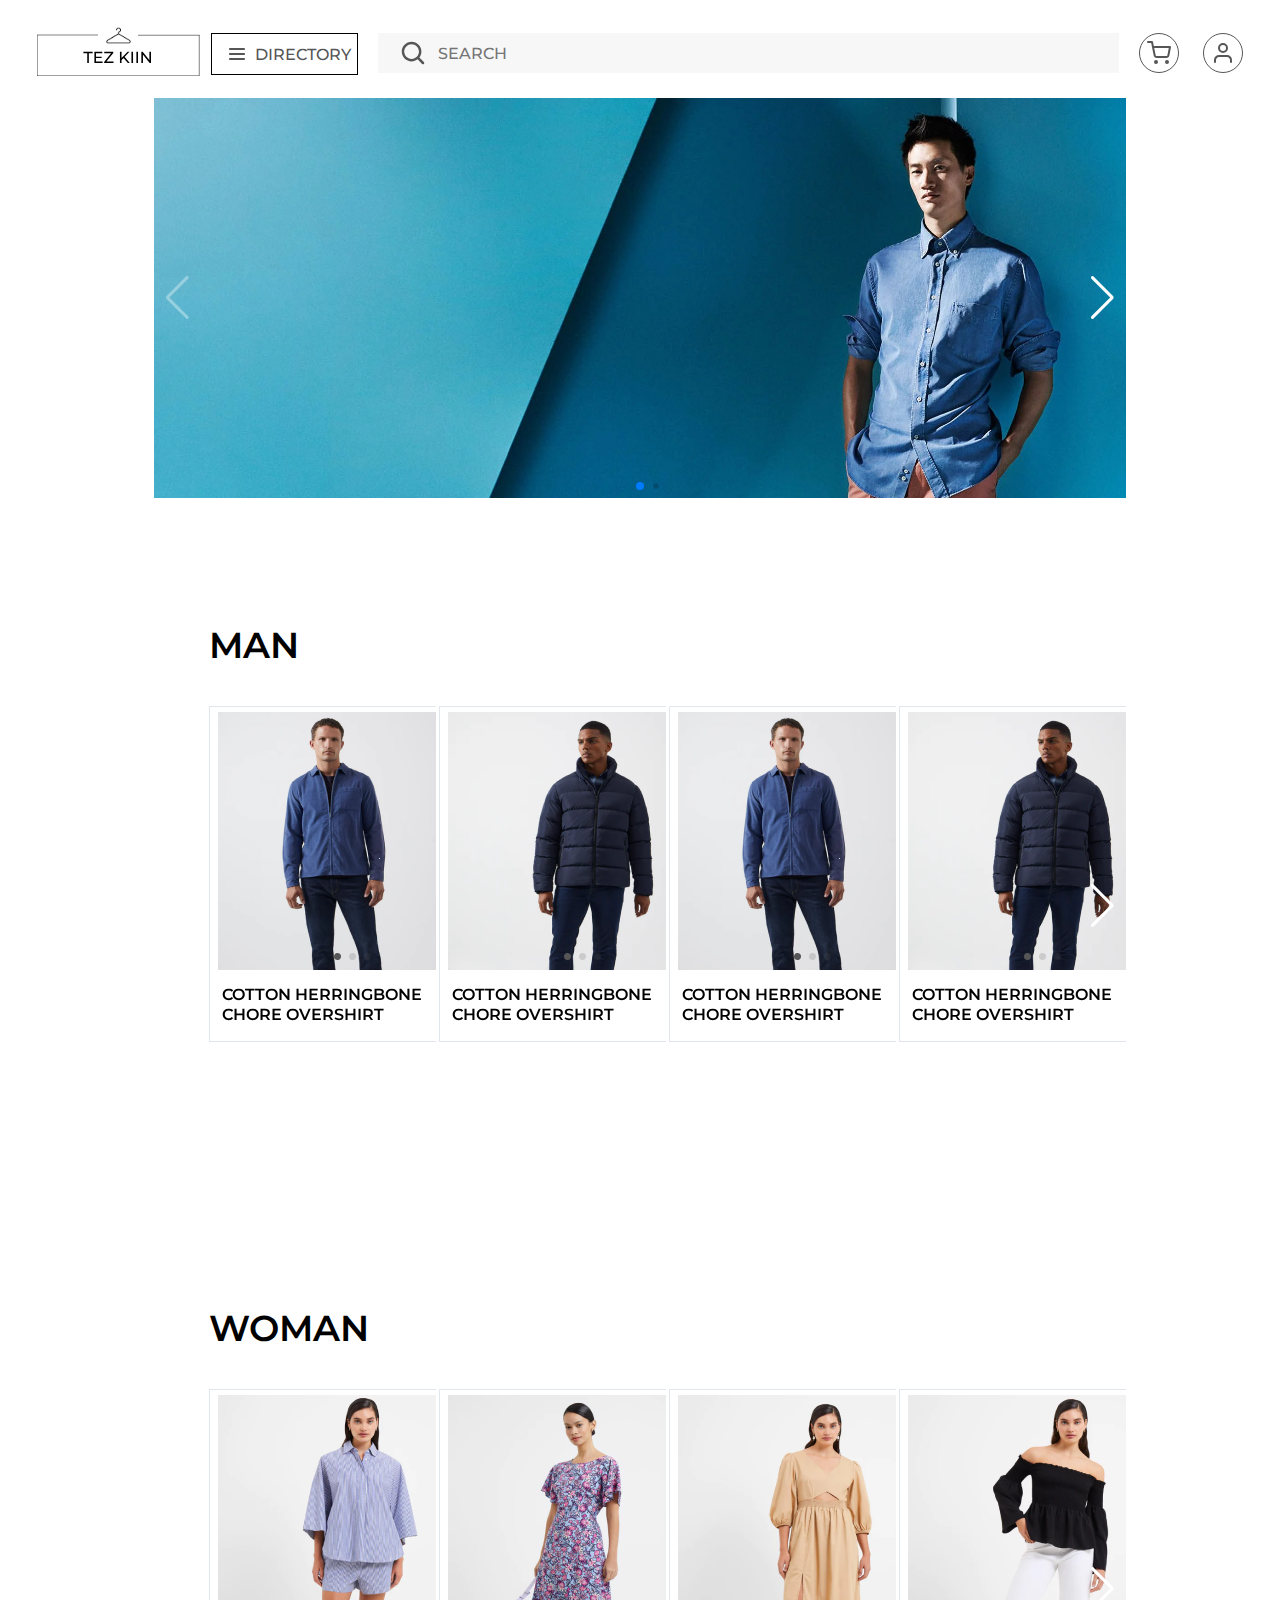
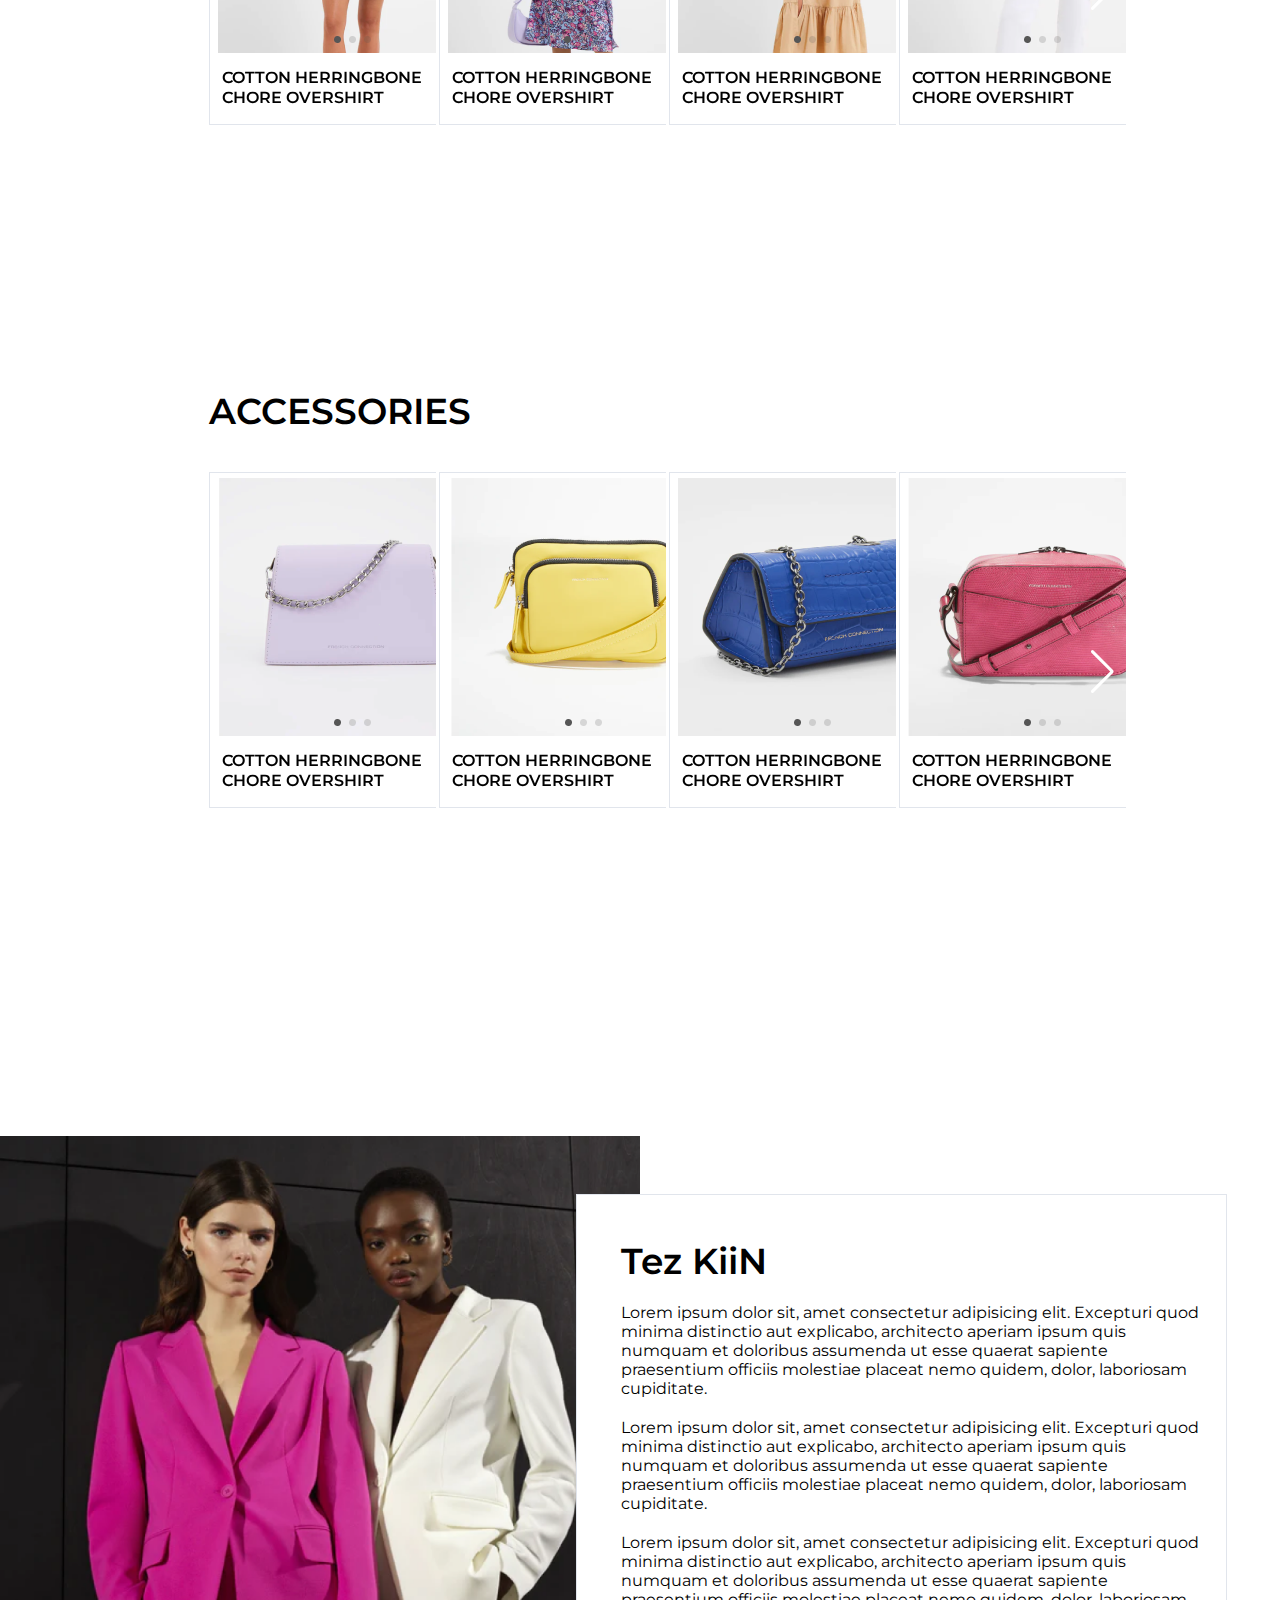
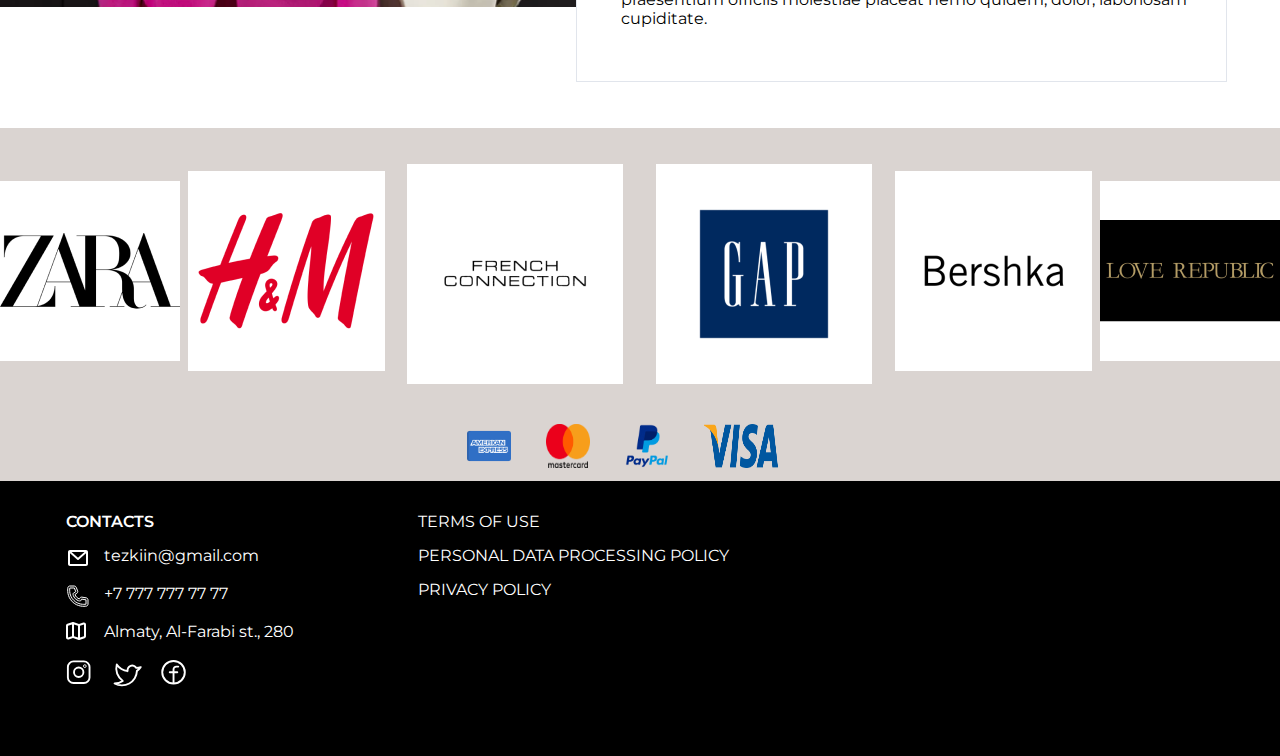
<file: index.html>
﻿<!DOCTYPE html>
<html lang="en">
  <head>
    <meta charset="UTF-8" />
    <meta http-equiv="X-UA-Compatible" content="IE=edge" />
    <meta name="viewport" content="width=device-width, initial-scale=1.0" />
    <link rel="stylesheet" href="style.css" />
    <link
      rel="stylesheet"
      href="https://cdn.jsdelivr.net/npm/swiper@9/swiper-bundle.min.css"
    />
    <title>Tez Kiin</title>
  </head>
  <body>
    <!-- SPRITES -->
    <div>
      <svg style="display:none;">
        <symbol id="instagram" viewBox="0 0 33 34">
          <g>
            <path d="M13 18C15.7614 18 18 15.7614 18 13C18 10.2386 15.7614 8 13 8C10.2386 8 8 10.2386 8 13C8 15.7614 10.2386 18 13 18Z" stroke="white" stroke-width="2" stroke-miterlimit="10"/>
            <path d="M18.5 1.5H7.5C4.18629 1.5 1.5 4.18629 1.5 7.5V18.5C1.5 21.8137 4.18629 24.5 7.5 24.5H18.5C21.8137 24.5 24.5 21.8137 24.5 18.5V7.5C24.5 4.18629 21.8137 1.5 18.5 1.5Z" stroke="white" stroke-width="2" stroke-linecap="round" stroke-linejoin="round"/>
            <path d="M19.5 8C20.3284 8 21 7.32843 21 6.5C21 5.67157 20.3284 5 19.5 5C18.6716 5 18 5.67157 18 6.5C18 7.32843 18.6716 8 19.5 8Z" stroke="white"/>
          </g>
        </symbol>
      </svg>
      <svg style="display:none;">
        <symbol id="twitter" viewBox="0 0 33 34">
          <g>
            <path d="M30.0007 7.58268C28.912 9.14125 27.5538 10.4929 25.9899 11.5739L25.9899 11.5739C25.891 14.3077 25.093 16.9706 23.672 19.3083C22.2511 21.6459 20.2547 23.5804 17.8734 24.9269C15.4921 26.2735 12.8054 26.9872 10.0698 27C7.3342 27.0127 4.64098 26.324 2.24725 24.9997L2.24807 24.9982C5.37387 24.9549 8.41777 23.9924 11.0002 22.2307L11.0001 22.2308C8.23571 20.3467 6.13028 17.6447 4.97896 14.5037C3.82764 11.3627 3.68817 7.94011 4.58008 4.71582L4.58004 4.71585C5.85749 6.68317 7.55194 8.34551 9.54334 9.5851C11.5347 10.8247 13.7744 11.6112 16.1036 11.8889L16.1032 11.889C15.8579 10.7197 16.0393 9.50132 16.6145 8.45423C17.1898 7.40714 18.1208 6.60056 19.2392 6.18046C20.3576 5.76037 21.5895 5.75452 22.7118 6.16397C23.8341 6.57341 24.7728 7.37111 25.358 8.41269L25.358 8.41324C26.938 8.36609 28.5024 8.08623 30.0007 7.58268" stroke="white" stroke-width="2" stroke-linecap="round" stroke-linejoin="round"/>
          </g>
        </symbol>
      </svg>
      <svg style="display:none;">
        <symbol id="facebook" viewBox="0 0 33 34">
          <g>
            <path d="M16 25C22.6274 25 28 19.6274 28 13C28 6.37258 22.6274 1 16 1C9.37258 1 4 6.37258 4 13C4 19.6274 9.37258 25 16 25Z" stroke="white" stroke-width="2" stroke-linecap="round" stroke-linejoin="round"/>
            <path d="M21 7H19C18.2044 7 17.4413 7.31607 16.8787 7.87868C16.3161 8.44129 16 9.20435 16 10V24" stroke="white" stroke-width="2" stroke-linecap="round" stroke-linejoin="round"/>
            <path d="M12 13H20" stroke="white" stroke-width="2" stroke-linecap="round" stroke-linejoin="round"/>
          </g>
        </symbol>
      </svg>
      <svg style="display:none;">
        <symbol id="email" viewBox="0 0 24 24">
          <g>
            <path d="M2 6C2 4.89543 2.89543 4 4 4H20C21.1046 4 22 4.89543 22 6V18C22 19.1046 21.1046 20 20 20H4C2.89543 20 2 19.1046 2 18V6ZM5.51859 6L12 11.6712L18.4814 6H5.51859ZM20 7.32877L12.6585 13.7526C12.2815 14.0825 11.7185 14.0825 11.3415 13.7526L4 7.32877V18H20V7.32877Z" fill="white"/>
          </g>
        </symbol>
      </svg>
      <svg style="display:none;">
        <symbol id="call" viewBox="0 0 24 24">
          <g>
            <path stroke="white" d="M3.83301 4H8.32295L9.77016 7.61803L7.44528 9.16795C7.16708 9.35342 6.99998 9.66565 6.99998 10C7.00252 10.0936 6.99998 10.001 6.99998 10.001L6.99998 10.002L6.99999 10.0043L7.00002 10.0093L7.00017 10.0217C7.00032 10.0309 7.00057 10.0421 7.00099 10.0552C7.00184 10.0814 7.00337 10.1153 7.0061 10.1564C7.01158 10.2385 7.02189 10.3494 7.04128 10.4852C7.08004 10.7565 7.15526 11.1281 7.3013 11.5662C7.59453 12.4459 8.17071 13.5849 9.29288 14.7071C10.415 15.8293 11.554 16.4054 12.4338 16.6987C12.8719 16.8447 13.2435 16.9199 13.5148 16.9587C13.6505 16.9781 13.7615 16.9884 13.8436 16.9939C13.8847 16.9966 13.9186 16.9981 13.9448 16.999C13.9579 16.9994 13.9691 16.9997 13.9783 16.9998L13.9906 17L13.9957 17L13.9979 17L13.999 17C13.999 17 14.1106 16.9939 14 17C14.3788 17 14.725 16.786 14.8944 16.4472L15.5641 15.1078L20 15.8471V20.167C17.8889 20.4723 12.1874 20.7732 7.70709 16.2929C3.22679 11.8126 3.5277 6.1111 3.83301 4ZM9.07363 10.4861L10.8796 9.28213C11.6665 8.75751 11.9784 7.75338 11.6271 6.87525L10.1799 3.25722C9.87617 2.4979 9.14076 2 8.32295 2H3.78076C2.87225 2 2.01707 2.63116 1.86792 3.6169C1.52861 5.8595 1.06677 12.481 6.29288 17.7071C11.519 22.9332 18.1405 22.4714 20.3831 22.1321C21.3688 21.9829 22 21.1277 22 20.2192V15.8471C22 14.8694 21.2932 14.0351 20.3288 13.8743L15.8929 13.135C15.0268 12.9907 14.1679 13.4281 13.7753 14.2134L13.4288 14.9064C13.3199 14.8796 13.1983 14.8453 13.0662 14.8013C12.4459 14.5946 11.5849 14.1707 10.7071 13.2929C9.82925 12.4151 9.40543 11.5541 9.19867 10.9338C9.14279 10.7662 9.10257 10.6154 9.07363 10.4861Z" fill="#0D0D0D"/>
          </g>
        </symbol>
      </svg>
      <svg style="display:none;">
        <symbol id="map" viewBox="0 0 24 24">
          <g>
            <path d="M6.68377 0.0513167C6.88904 -0.0171056 7.11096 -0.0171056 7.31623 0.0513167L13 1.94591L17.3675 0.490059C18.6626 0.0583717 20 1.02231 20 2.38743V14.2792C20 15.1401 19.4491 15.9044 18.6325 16.1766L13.3162 17.9487C13.111 18.0171 12.889 18.0171 12.6838 17.9487L7 16.0541L2.63246 17.5099C1.33739 17.9416 0 16.9777 0 15.6126V3.72076C0 2.8599 0.55086 2.09562 1.36754 1.82339L6.68377 0.0513167ZM8 14.2792L12 15.6126V3.72076L8 2.38743V14.2792ZM6 2.38743L2 3.72076V15.6126L6 14.2792V2.38743ZM14 3.72076V15.6126L18 14.2792V2.38743L14 3.72076Z" fill="white"/>
          </g>
        </symbol>
      </svg>
    </div>
    <div class="wrapper">
      <header>
        <a href="index.html">
          <div class="logo">
            <img src="img/Group 700.svg" alt="" />
          </div>
        </a>
        <a href="directory.html">
          <div class="directory" style="margin-top: 9px">
            <img src="img/Icon.svg" width="16px" height="12px" alt="" />
            <span>DIRECTORY</span>
          </div>
        </a>
        <div class="search" style="margin-top: 9px">
          <img src="img/search.svg" alt="" />
          <input type="text" placeholder="SEARCH" />
        </div>
        <div class="components" style="margin-top: 9px">
          <img
            src="img/Component 1.svg"
            style="margin-right: 20px; cursor: pointer"
            alt=""
          />
          <a href="#popup" class="popup-link"
            ><img src="img/icon-profile.svg" style="cursor: pointer" alt=""
          /></a>
        </div>
      </header>
    </div>
    <div class="container" id="1">
      <div class="wrapperr">
        <div class="image-slider swiper-container">
          <div class="image-slider__wrapper swiper-wrapper">
            <div class="image-slider__slide swiper-slide">
              <div class="image-slider__image">
                <img src="img/1448067.webp" alt="Картинка" />
              </div>
            </div>
            <div class="image-slider__slide swiper-slide">
              <div class="image-slider__image">
                <img src="img/1448067.webp" alt="Картинка" />
              </div>
            </div>
            <div class="image-slider__slide swiper-slide">
              <div class="image-slider__image">
                <img src="img/1448067.webp" alt="Картинка" />
              </div>
            </div>
          </div>
        </div>
        <div class="swiper-custom-nav">
          <div class="swiper-button-prev"></div>
          <div class="swiper-button-next"></div>
          <div class="swiper-pagination"></div>
        </div>
      </div>
    </div>

    <div class="man">
      <div class="man_text">MAN</div>
      <div class="container" id="1">
        <div class="wrapperr">
          <div class="image-slider2 swiper-container">
            <div class="image-slider2__wrapper swiper-wrapper">
              <div class="image-slider2__slide swiper-slide">
                <a href="">
                  <div class="image-slider2__image">
                    <img src="img/man/Frame 352.png" alt="Картинка" />
                    <p>COTTON HERRINGBONE <br />CHORE OVERSHIRT</p>
                  </div>
                </a>
              </div>
              <div class="image-slider2__slide swiper-slide">
                <a href="">
                  <div class="image-slider2__image">
                    <img src="img/man/Frame 352 (2).png" alt="Картинка" />
                    <p>
                      COTTON HERRINGBONE<br />
                      CHORE OVERSHIRT
                    </p>
                  </div>
                </a>
              </div>
              <div class="image-slider__slide swiper-slide">
                <a href="">
                  <div class="image-slider2__image">
                    <img src="img/man/Frame 352.png" alt="Картинка" />
                    <p>
                      COTTON HERRINGBONE<br />
                      CHORE OVERSHIRT
                    </p>
                  </div>
                </a>
              </div>
              <div class="image-slider2__slide swiper-slide">
                <a href="">
                  <div class="image-slider2__image">
                    <img src="img/man/Frame 352 (2).png" alt="Картинка" />
                    <p>COTTON HERRINGBONE <br />CHORE OVERSHIRT</p>
                  </div>
                </a>
              </div>
              <div class="image-slider2__slide swiper-slide">
                <a href="">
                  <div class="image-slider2__image">
                    <img src="img/man/Frame 352.png" alt="Картинка" />
                    <p>
                      COTTON HERRINGBONE<br />
                      CHORE OVERSHIRT
                    </p>
                  </div>
                </a>
              </div>
              <div class="image-slider2__slide swiper-slide">
                <a href="">
                  <div class="image-slider2__image">
                    <img src="img/man/Frame 352 (2).png" alt="Картинка" />
                    <p>COTTON HERRINGBONE <br />CHORE OVERSHIRT</p>
                  </div>
                </a>
              </div>
              <div class="image-slider__slide swiper-slide">
                <a href="">
                  <div class="image-slider2__image">
                    <img src="img/man/Frame 352.png" alt="Картинка" />
                    <p>COTTON HERRINGBONE <br />CHORE OVERSHIRT</p>
                  </div>
                </a>
              </div>
              <div class="image-slider2__slide swiper-slide">
                <a href="">
                  <div class="image-slider2__image">
                    <img src="img/man/Frame 352 (2).png" alt="Картинка" />
                    <p>
                      COTTON HERRINGBONE<br />
                      CHORE OVERSHIRT
                    </p>
                  </div>
                </a>
              </div>
            </div>
          </div>
        </div>
        <div class="swiper-custom-nav">
          <div class="swiper-button-prev"></div>
          <div class="swiper-button-next"></div>
        </div>
      </div>
    </div>
    <div class="woman">
      <div class="man_text">WOMAN</div>
      <div class="container" id="1">
        <div class="wrapperr">
          <div class="image-slider2 swiper-container">
            <div class="image-slider2__wrapper swiper-wrapper">
              <div class="image-slider2__slide swiper-slide">
                <a href="">
                  <div class="image-slider2__image">
                    <img src="img/woman/Frame 352-1.png" alt="Картинка" />
                    <p>COTTON HERRINGBONE <br />CHORE OVERSHIRT</p>
                  </div>
                </a>
              </div>
              <div class="image-slider2__slide swiper-slide">
                <a href="">
                  <div class="image-slider2__image">
                    <img src="img/woman/Frame 352-2.png" alt="Картинка" />
                    <p>
                      COTTON HERRINGBONE<br />
                      CHORE OVERSHIRT
                    </p>
                  </div>
                </a>
              </div>
              <div class="image-slider__slide swiper-slide">
                <a href="">
                  <div class="image-slider2__image">
                    <img src="img/woman/Frame 352-3.png" alt="Картинка" />
                    <p>
                      COTTON HERRINGBONE<br />
                      CHORE OVERSHIRT
                    </p>
                  </div>
                </a>
              </div>
              <div class="image-slider2__slide swiper-slide">
                <a href="">
                  <div class="image-slider2__image">
                    <img src="img/woman/Frame 352.png" alt="Картинка" />
                    <p>COTTON HERRINGBONE <br />CHORE OVERSHIRT</p>
                  </div>
                </a>
              </div>
              <div class="image-slider2__slide swiper-slide">
                <a href="">
                  <div class="image-slider2__image">
                    <img src="img/woman/Frame 352-1.png" alt="Картинка" />
                    <p>COTTON HERRINGBONE <br />CHORE OVERSHIRT</p>
                  </div>
                </a>
              </div>
              <div class="image-slider2__slide swiper-slide">
                <a href="">
                  <div class="image-slider2__image">
                    <img src="img/woman/Frame 352-2.png" alt="Картинка" />
                    <p>
                      COTTON HERRINGBONE<br />
                      CHORE OVERSHIRT
                    </p>
                  </div>
                </a>
              </div>
              <div class="image-slider__slide swiper-slide">
                <a href="">
                  <div class="image-slider2__image">
                    <img src="img/woman/Frame 352-3.png" alt="Картинка" />
                    <p>
                      COTTON HERRINGBONE<br />
                      CHORE OVERSHIRT
                    </p>
                  </div>
                </a>
              </div>
              <div class="image-slider2__slide swiper-slide">
                <a href="">
                  <div class="image-slider2__image">
                    <img src="img/woman/Frame 352.png" alt="Картинка" />
                    <p>COTTON HERRINGBONE <br />CHORE OVERSHIRT</p>
                  </div>
                </a>
              </div>
            </div>
          </div>
        </div>
        <div class="swiper-custom-nav">
          <div class="swiper-button-prev"></div>
          <div class="swiper-button-next"></div>
        </div>
      </div>
    </div>
    <div class="accessories">
      <div class="man_text">ACCESSORIES</div>
      <div class="container" id="1">
        <div class="wrapperr">
          <div class="image-slider2 swiper-container">
            <div class="image-slider2__wrapper swiper-wrapper">
              <div class="image-slider2__slide swiper-slide">
                <a href="">
                  <div class="image-slider2__image">
                    <img src="img/accessories/Frame 352-1.png" alt="Картинка" />
                    <p>COTTON HERRINGBONE <br />CHORE OVERSHIRT</p>
                  </div>
                </a>
              </div>
              <div class="image-slider2__slide swiper-slide">
                <a href="">
                  <div class="image-slider2__image">
                    <img src="img/accessories/Frame 352-2.png" alt="Картинка" />
                    <p>
                      COTTON HERRINGBONE<br />
                      CHORE OVERSHIRT
                    </p>
                  </div>
                </a>
              </div>
              <div class="image-slider__slide swiper-slide">
                <a href="">
                  <div class="image-slider2__image">
                    <img src="img/accessories/Frame 352-3.png" alt="Картинка" />
                    <p>
                      COTTON HERRINGBONE<br />
                      CHORE OVERSHIRT
                    </p>
                  </div>
                </a>
              </div>
              <div class="image-slider2__slide swiper-slide">
                <a href="">
                  <div class="image-slider2__image">
                    <img src="img/accessories/Frame 352.png" alt="Картинка" />
                    <p>COTTON HERRINGBONE <br />CHORE OVERSHIRT</p>
                  </div>
                </a>
              </div>
              <div class="image-slider2__slide swiper-slide">
                <a href="">
                  <div class="image-slider2__image">
                    <img src="img/accessories/Frame 352-1.png" alt="Картинка" />
                    <p>COTTON HERRINGBONE <br />CHORE OVERSHIRT</p>
                  </div>
                </a>
              </div>
              <div class="image-slider2__slide swiper-slide">
                <a href="">
                  <div class="image-slider2__image">
                    <img src="img/accessories/Frame 352-2.png" alt="Картинка" />
                    <p>
                      COTTON HERRINGBONE<br />
                      CHORE OVERSHIRT
                    </p>
                  </div>
                </a>
              </div>
              <div class="image-slider__slide swiper-slide">
                <a href="">
                  <div class="image-slider2__image">
                    <img src="img/accessories/Frame 352-3.png" alt="Картинка" />
                    <p>
                      COTTON HERRINGBONE<br />
                      CHORE OVERSHIRT
                    </p>
                  </div>
                </a>
              </div>
              <div class="image-slider2__slide swiper-slide">
                <a href="">
                  <div class="image-slider2__image">
                    <img src="img/accessories/Frame 352.png" alt="Картинка" />
                    <p>COTTON HERRINGBONE <br />CHORE OVERSHIRT</p>
                  </div>
                </a>
              </div>
            </div>
          </div>
        </div>
        <div class="swiper-custom-nav">
          <div class="swiper-button-prev"></div>
          <div class="swiper-button-next"></div>
        </div>
      </div>
    </div>

    <div class="tz">
      <div class="tz1"></div>
      <div class="tz2">
        <span>Tez KiiN</span>
        <p style="padding-top: 20px">
          Lorem ipsum dolor sit, amet consectetur adipisicing elit. Excepturi
          quod minima distinctio aut explicabo, architecto aperiam ipsum quis
          numquam et doloribus assumenda ut esse quaerat sapiente praesentium
          officiis molestiae placeat nemo quidem, dolor, laboriosam cupiditate.
        </p>
        <p style="padding-top: 20px">
          Lorem ipsum dolor sit, amet consectetur adipisicing elit. Excepturi
          quod minima distinctio aut explicabo, architecto aperiam ipsum quis
          numquam et doloribus assumenda ut esse quaerat sapiente praesentium
          officiis molestiae placeat nemo quidem, dolor, laboriosam cupiditate.
        </p>
        <p style="padding-top: 20px">
          Lorem ipsum dolor sit, amet consectetur adipisicing elit. Excepturi
          quod minima distinctio aut explicabo, architecto aperiam ipsum quis
          numquam et doloribus assumenda ut esse quaerat sapiente praesentium
          officiis molestiae placeat nemo quidem, dolor, laboriosam cupiditate.
        </p>
      </div>
    </div>
    <div class="social_media">
      <div class="social_content" >
          <div style="width: 180px; height: 180px; margin:40px 8px 0 0;"><img src="img/brands/1024px-Zara_Logo 1.png" alt=""></div>
          <div style="width: 200px; height: 200px; margin:30px 22px 0 0;"><img src="img/brands/585990604f6ae202fedf28d3 1.png" alt=""></div>
          <div style="width: 220px; height: 220px; margin:23px 33px 0 0;"><img src="img/brands/5a1aca8bf65d84088faf1392 1.png" alt=""></div>
          <div style="width: 220px; height: 220px; margin:23px 23px 0 0;"><img src="img/brands/5a1acaa8f65d84088faf1394 1.png" alt=""></div>
          <div style="width: 200px; height: 200px; margin:30px 8px 0 0;"><img src="img/brands/Bershka-Logo 1.png" alt=""></div>
          <div style="width: 180px; height: 180px; margin:40px 0px 0 0;"><img src="img/brands/Love-Republic-Logo 1.png" alt=""></div>
      </div>
      <div class="cards">
        <div class="card">
          <img src="img/brands/349228 1.png" width="44px" height="44px" alt="">
        </div>
        <div class="card">
          <img src="img/brands/Mastercard-logo 1.png" width="44px" height="44px" alt="">
        </div>
        <div class="card">
          <img src="img/brands/Paypal_2014_logo 1.png" width="44px" height="44px" alt="">
        </div>
        <div class="card">
          <img src="img/brands/Visa_Logo 1.png" width="74px" height="44px" alt="">
        </div>
      </div>
    </div>
    <footer>
      <div>
        <div class="contacts">CONTACTS</div>
        <div class="info">
          <svg class="social_icon">
            <use xlink:href="#email"></use>
          </svg>
          <span>tezkiin@gmail.com</span>
        </div>
        <div class="info">
          <svg class="social_icon">
            <use xlink:href="#call"></use>
          </svg>
          <span>+7 777 777 77 77</span>
        </div>
        <div class="info">
          <svg class="social_icon">
            <use xlink:href="#map"></use>
          </svg>
          <span>Almaty, Al-Farabi st., 280</span>
        </div>
        <div class="info" style="margin-bottom: 50px">
          <svg class="social_icon1">
            <use xlink:href="#instagram"></use>
          </svg>
          <svg class="social_icon1">
            <use xlink:href="#twitter"></use>
          </svg>
          <svg class="social_icon1">
            <use xlink:href="#facebook"></use>
          </svg>
        </div>
      </div>
      <div class="privac">
        <span>TERMS OF USE</span>
        <span>PERSONAL DATA PROCESSING POLICY</span>
        <span>PRIVACY POLICY</span>
      </div>
    </footer>

    <div class="login">
      <div class="popup" id="popup">
        <div class="popup_body">
          <div class="popup_content">
            <div class="popup__title">
              ACCOUNT <a href="#header" class="popup__close popup-close">X</a>
            </div>
            <div class="pole">
              <span>E-mail</span>
              <input type="email" placeholder="E-mail" />
            </div>
            <div class="pole">
              <span>Password</span>
              <div style="position: relative">
                <input
                  type="password"
                  id="password-input-2"
                  placeholder="Password"
                  name="password"
                />
                <a
                  href="#"
                  class="password-control"
                  onclick="return show_hide_password2(this);"
                  style="width: 20px; height: 20px"
                ></a>
              </div>
            </div>
            <div style="position:relative;">
              <div style="margin-top: 30px; display: inline-block">
                <input
                  style="border-radius: 50%"
                  type="checkbox"
                  id="rememberme"
                  name="rememberme"
                />
                <label
                  for="rememberme"
                  style="font-size: 12px; margin-top: 30px"
                  >Remember Me</label>
                  <a href="reset_pass.html" class="forgot_pass">Forgot Password?</a>
              </div>
              <div></div>
            </div>
            <div class="save-btn">
              <button>Sign In</button>
              <div
                style="
                  font-weight: 500;
                  font-size: 16px;
                  line-height: 20px;
                  display: flex;
                  justify-content: center;
                  margin-top: 20px;
                "
              >
                <span style="color: #bbc2d0">No Account?</span
                ><a
                  class="popup-link"
                  href="#popup_2"
                  style="text-decoration: none; color: #000"
                  >Register</a
                >
                <br>
              </div>
            </div>
            <div
              class="sign-via"
              style="display: flex; flex-direction: column; margin-top: 70px"
            >
              <button
                type="button"
                class=""
                style="width: 100%; text-align: left"
              >
                <img
                  src="img/Vect21r.svg"
                  width="24px"
                  height="24px"
                  alt=""
                  style="margin-right: 80px"
                />
                Sign In via E-mail
              </button>
              <br />
              <button
                type="button"
                class=""
                style="width: 100%; text-align: left"
              >
                <img
                  src="img/google1.svg"
                  width="24px"
                  height="24px"
                  alt=""
                  style="margin-right: 80px"
                />
                Sign In via Google
              </button>
            </div>
          </div>
        </div>
      </div>
    </div>

    <div class="register">
      <div class="popup" id="popup_2">
        <div class="popup_body">
          <div class="popup_content">
            <div class="popup__title">
              REGISTRATION<a href="#header" class="popup__close popup-close"
                >X</a
              >
            </div>
            <div class="pole">
              <span>First Name</span>
              <input type="text" placeholder="First Name" />
            </div>
            <div class="pole">
              <span>Phone Number</span>
              <input type="tel" class="phone_num" placeholder="Phone Number" />
            </div>
            <div class="pole">
              <span>E-mail</span>
              <input type="email" placeholder="E-mail" />
            </div>
            <div class="pole">
              <span>Password</span>
              <div style="position: relative">
                <input
                  type="password"
                  id="password-input"
                  placeholder="Password"
                  name="password"
                />
                <a
                  href="#"
                  class="password-control"
                  onclick="return show_hide_password(this);"
                  style="width: 20px; height: 20px"
                ></a>
              </div>
            </div>
            <div class="pole">
              <div>
                <label class="agreement">
                  <input type="checkbox" name="radio">
                  Agree To The Use Of Cookies
                </label>
              </div>
            </div>

            <div class="save-btn">
              <button>Register</button>
              <div
                style="
                  font-weight: 500;
                  font-size: 16px;
                  line-height: 20px;
                  display: flex;
                  justify-content: center;
                  margin-top: 20px;
                "
              >
                <span style="color: #bbc2d0">Already Have An Account?</span
                ><a
                  href="#popup"
                  class="popup-link"
                  style="text-decoration: none; color: #000"
                  >Sign In</a
                >
              </div>
            </div>
            <div
              class="sign-via"
              style="display: flex; flex-direction: column; margin-top: 70px"
            >
              <button
                type="button"
                class=""
                style="width: 100%; text-align: left"
              >
                <img
                  src="img/Vect21r.svg"
                  width="24px"
                  height="24px"
                  alt=""
                  style="margin-right: 80px"
                />
                Sign In via E-mail
              </button>
              <br />
              <button
                type="button"
                class=""
                style="width: 100%; text-align: left"
              >
                <img
                  src="img/google1.svg"
                  width="24px"
                  height="24px"
                  alt=""
                  style="margin-right: 80px"
                />
                Sign In via Google
              </button>
            </div>
          </div>
        </div>
      </div>
    </div>

    <script src="https://cdn.jsdelivr.net/npm/swiper@9/swiper-bundle.min.js"></script>
    <script src="app.js"></script>
    <script src="js/popup.js"></script>
    <script src="js/hidepass.js"></script>
    <script src="https://ajax.googleapis.com/ajax/libs/jquery/2.2.0/jquery.min.js"></script>
    <script src="js/jquery.maskedinput.min.js"></script>
    <script>
      $(document).ready(function() {
          $('.phone_num').mask("+7 (999)-999-99-99");
      });
    </script>
  </body>
</html>
</file>
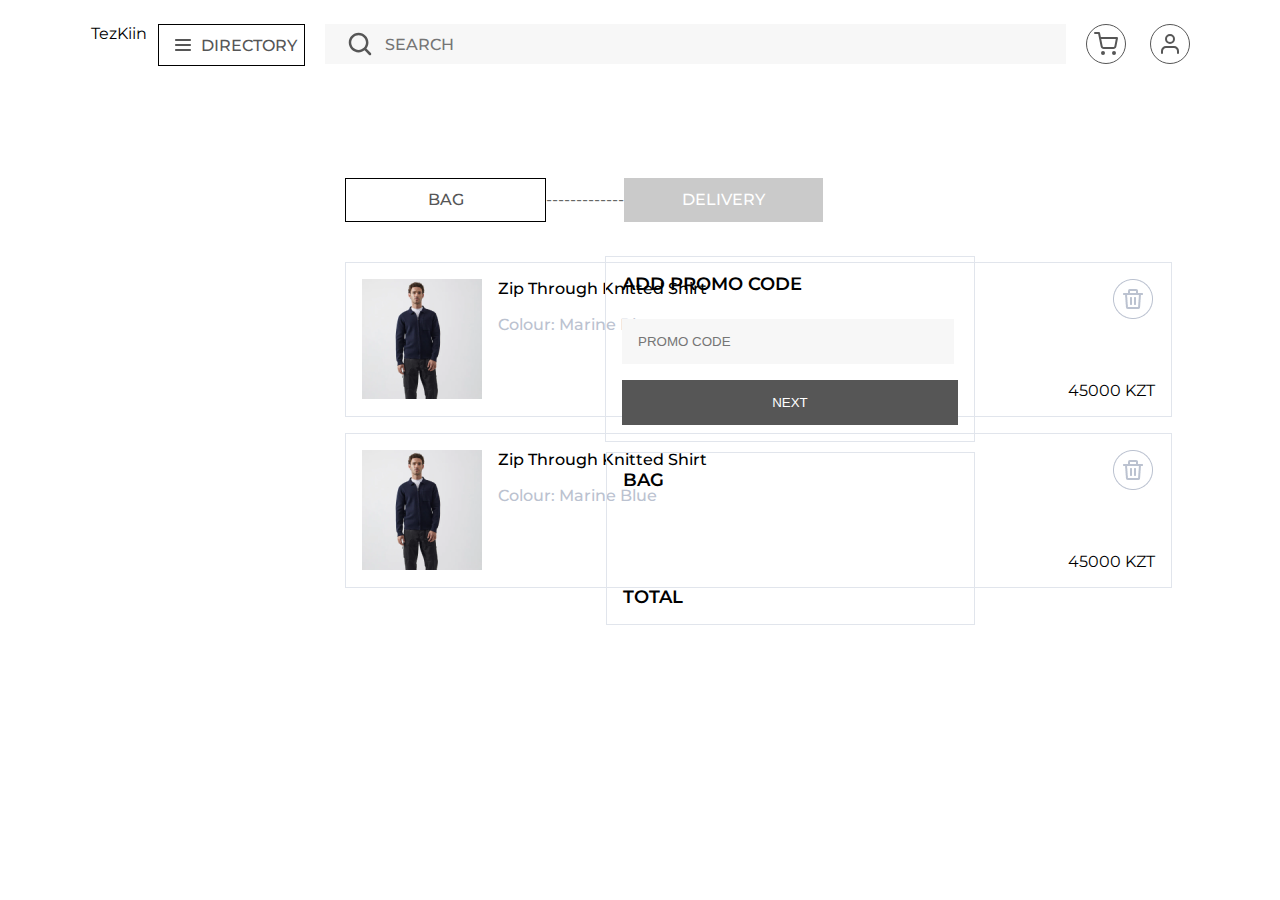
<file: 3.html>
<!DOCTYPE html>
<html lang="en">
<head>
    <meta charset="UTF-8">
    <meta http-equiv="X-UA-Compatible" content="IE=edge">
    <meta name="viewport" content="width=device-width, initial-scale=1.0">
    <link rel="stylesheet" href="style.css">
    <title>asd</title>
</head>
<body>
    <div class='wrapper'>
        <header>
            <div class='logo'>
                <span>TezKiin</span>
            </div>
            <div class='directory'>
                <img src="img/Icon.svg" width="16px" height="12px" alt="">
                <span>DIRECTORY</span>
            </div>
            <div class='search'>
                <img src="img/search.svg" alt="">
                <input type="text" placeholder="SEARCH"/>
            </div>
            <div class="components">
                <img src="img/Component 1.svg" style="margin-right: 20px; cursor: pointer;" alt="">
                <img src="img/icon-profile.svg" style="cursor: pointer;" alt="">
            </div>
        </header>
    </div>

    <div class="delivery">
        <div style="width: 1473px; margin-left: 345px; display:flex;">
            <div style="padding: 11px 81.5px; border: 0.5px solid #000000; display: flex; align-items: center; justify-content: center;">
                <span style="color: #565656;font-weight: 500;font-size: 16px;line-height: 20px;">BAG</span>
            </div>
            <div style="color:#565656; padding-top: 12px;">-------------</div>
            <div style="padding: 11px 58px; background-color:#CACACA; display: flex; align-items: center; justify-content: center;">
                <span style="color: #FFFF;font-weight: 500;font-size: 16px;line-height: 20px;">DELIVERY</span>
            </div>
        </div>

        <div class="delivery-content" style="display: flex;
        flex-direction: row;
        justify-content: space-between;
        align-items: flex-start;
        padding: 16px; border: 1px solid #E1E5EC; width:793px; margin-top: 40px; margin-left: 345px;">
            <div style="display: flex;">
                <img src="img/photo.png" alt="">
                <div style="display:flex; flex-direction: column; font-weight: 500;font-size: 16px;line-height: 20px; margin-left:16px;">
                    <span style="color: #000000;margin-bottom:16px;">Zip Through Knitted Shirt</span> 
                    <span style="color: #BBC2D0;">Colour: Marine Blue</span>
                </div>
            </div>
            <div>
                <div>
                    <img src="img/icon-delete.png" style="margin-left: 45px;" width="40px" height="40px" alt="">
                </div>
                <div style="margin-top: 58px;">
                    <span>45000 KZT</span>
                </div>
            </div>
        </div>
        <div class="delivery-content" style="display: flex;
        flex-direction: row;
        justify-content: space-between;
        align-items: flex-start;
        padding: 16px; border: 1px solid #E1E5EC; width:793px; margin-top: 16px; margin-left: 345px;">
            <div style="display: flex;">
                <img src="img/photo.png" alt="">
                <div style="display:flex; flex-direction: column; font-weight: 500;font-size: 16px;line-height: 20px; margin-left:16px;">
                    <span style="color: #000000;margin-bottom:16px;">Zip Through Knitted Shirt</span> 
                    <span style="color: #BBC2D0;">Colour: Marine Blue</span>
                </div>
            </div>
            <div>
                <div>
                    <img src="img/icon-delete.png" style="margin-left: 45px;" width="40px" height="40px" alt="">
                </div>
                <div style="margin-top: 58px;">
                    <span>45000 KZT</span>
                </div>
            </div>
        </div>
        <div style="position: absolute; right: 305px; top: 256px; padding: 16px; border: 1px solid #E1E5EC;">
            <span style=" font-weight: 600;font-size: 18px;line-height: 22px;color: #000000;">ADD PROMO CODE</span>
            <br>
            <input type="text" placeholder="PROMO CODE" style="padding: 15px 16px;width: 300px; border:none;background: #F7F7F7; margin-top: 24px;">
            <br>
            <button type="button" placeholder="PROMO CODE" style="border:none;padding: 15px 16px;width: 336px; margin-top: 16px;background: #565656; color:#fff;">NEXT</button>
        </div>
        <div style="position: absolute; right: 305px; top: 452px; padding: 16px; border: 1px solid #E1E5EC; width: 335px;">
            <span style=" font-weight: 600;font-size: 18px;line-height: 22px;color: #000000;">BAG</span>
            <br>
            <br>
            <br>
            <br>
            <br>
            <br>
            <div>
                <span></span>
            </div>
            <span style=" font-weight: 600;font-size: 18px;line-height: 22px;color: #000000;">TOTAL</span>
        </div>
    </div>


    

    
</body>
</html>
</file>
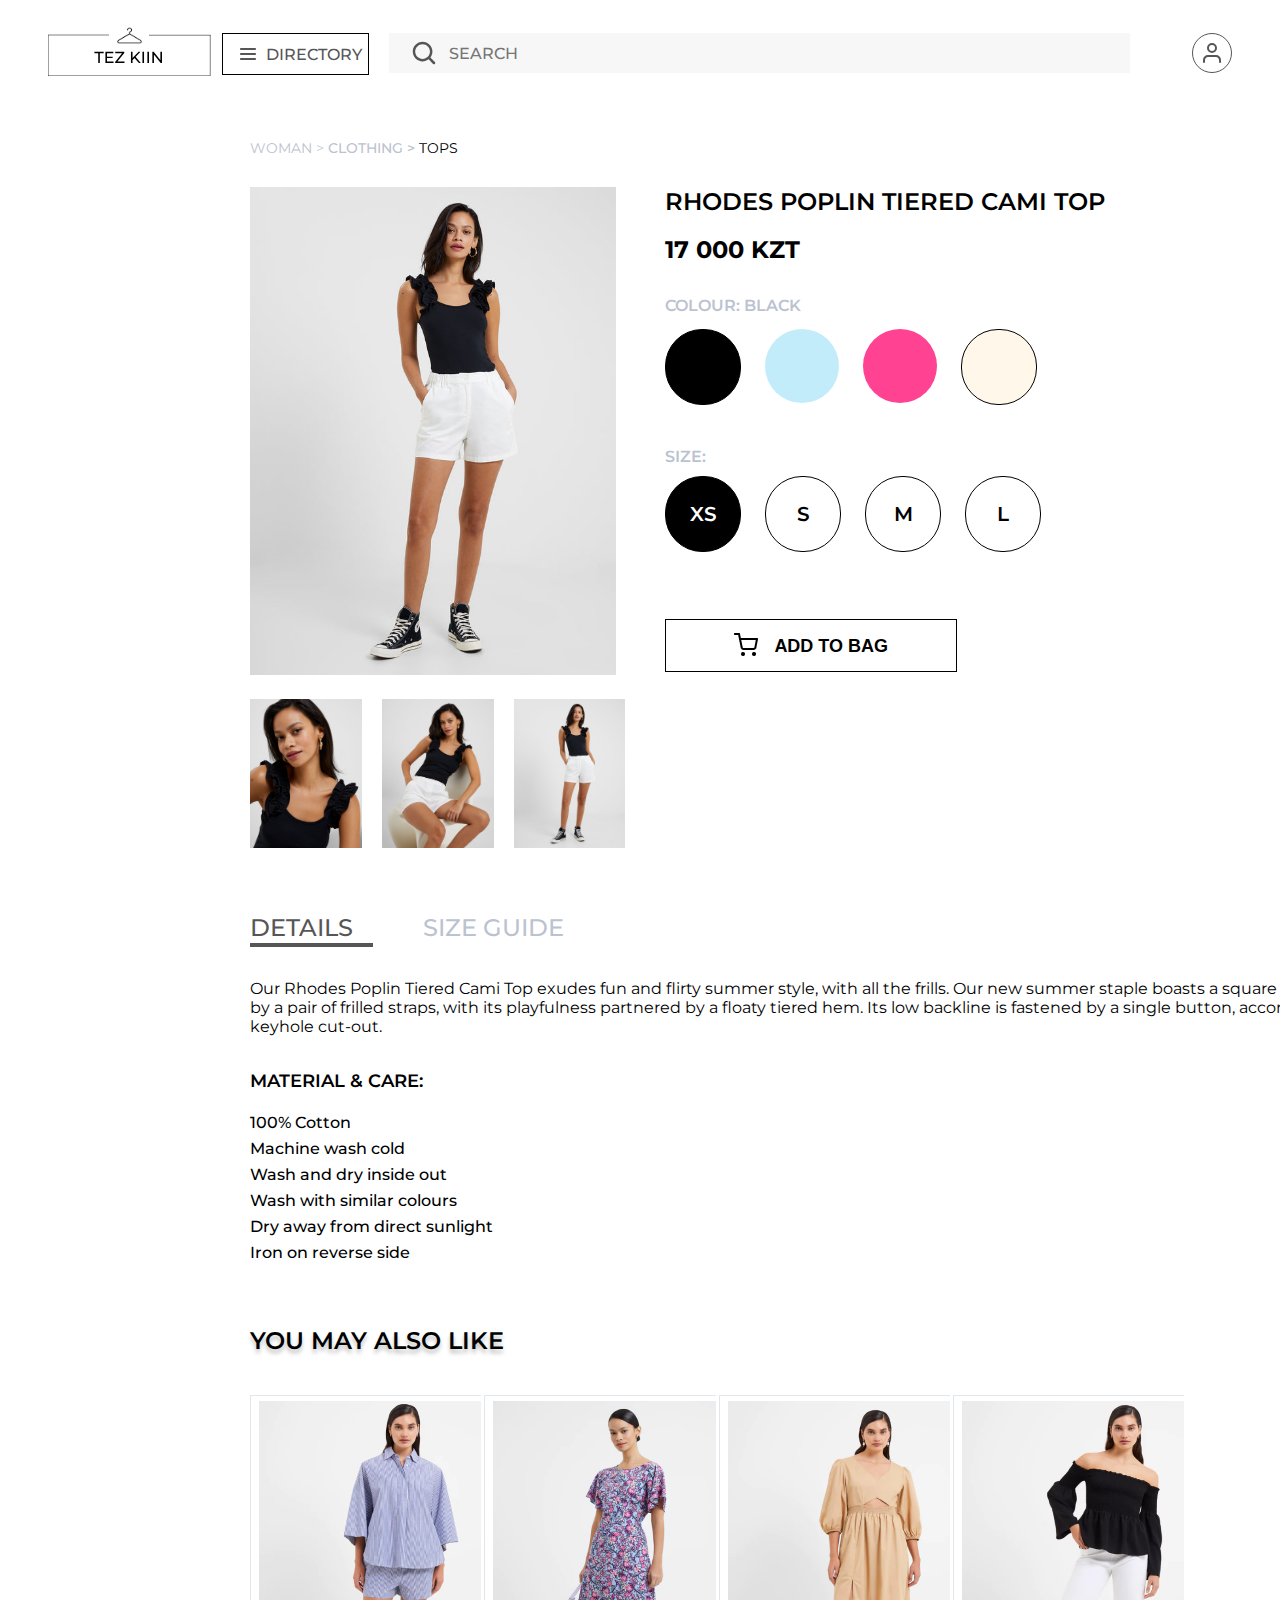
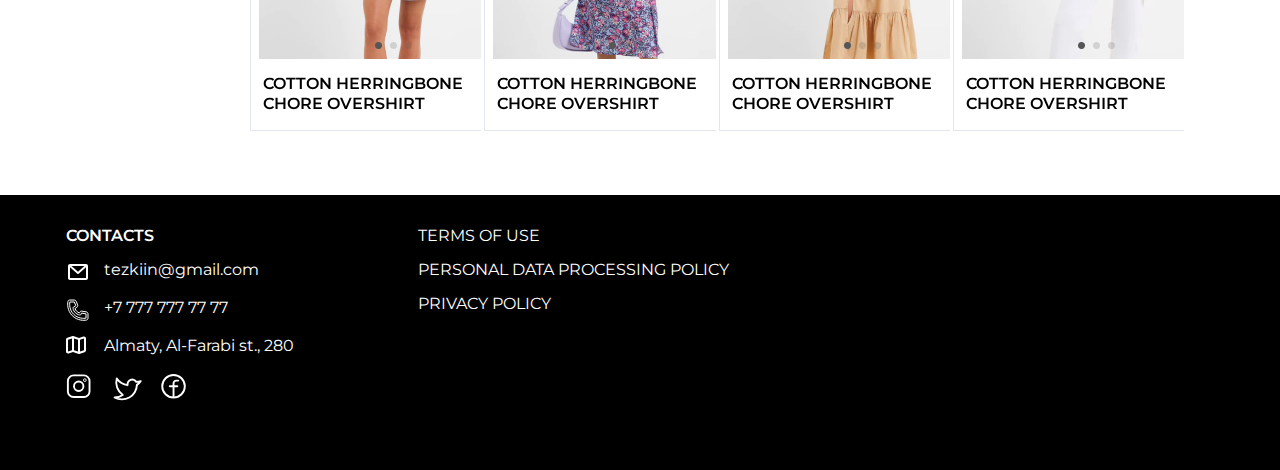
<file: content_items.html>
<!DOCTYPE html>
<html lang="en">
  <head>
    <meta charset="UTF-8" />
    <meta http-equiv="X-UA-Compatible" content="IE=edge" />
    <meta name="viewport" content="width=device-width, initial-scale=1.0" />
    <link rel="stylesheet" href="style.css" />
    <link
      rel="stylesheet"
      href="https://cdn.jsdelivr.net/npm/swiper@9/swiper-bundle.min.css"
    />
    <link rel="icon" href="img/Group 700.svg" type="image/x-icon">
    <title>Tops</title>
  </head>
  <body>
    <!-- SPRITES -->
    <div>
      <svg style="display:none;">
        <symbol id="instagram" viewBox="0 0 33 34">
          <g>
            <path d="M13 18C15.7614 18 18 15.7614 18 13C18 10.2386 15.7614 8 13 8C10.2386 8 8 10.2386 8 13C8 15.7614 10.2386 18 13 18Z" stroke="white" stroke-width="2" stroke-miterlimit="10"/>
            <path d="M18.5 1.5H7.5C4.18629 1.5 1.5 4.18629 1.5 7.5V18.5C1.5 21.8137 4.18629 24.5 7.5 24.5H18.5C21.8137 24.5 24.5 21.8137 24.5 18.5V7.5C24.5 4.18629 21.8137 1.5 18.5 1.5Z" stroke="white" stroke-width="2" stroke-linecap="round" stroke-linejoin="round"/>
            <path d="M19.5 8C20.3284 8 21 7.32843 21 6.5C21 5.67157 20.3284 5 19.5 5C18.6716 5 18 5.67157 18 6.5C18 7.32843 18.6716 8 19.5 8Z" stroke="white"/>
          </g>
        </symbol>
      </svg>
      <svg style="display:none;">
        <symbol id="twitter" viewBox="0 0 33 34">
          <g>
            <path d="M30.0007 7.58268C28.912 9.14125 27.5538 10.4929 25.9899 11.5739L25.9899 11.5739C25.891 14.3077 25.093 16.9706 23.672 19.3083C22.2511 21.6459 20.2547 23.5804 17.8734 24.9269C15.4921 26.2735 12.8054 26.9872 10.0698 27C7.3342 27.0127 4.64098 26.324 2.24725 24.9997L2.24807 24.9982C5.37387 24.9549 8.41777 23.9924 11.0002 22.2307L11.0001 22.2308C8.23571 20.3467 6.13028 17.6447 4.97896 14.5037C3.82764 11.3627 3.68817 7.94011 4.58008 4.71582L4.58004 4.71585C5.85749 6.68317 7.55194 8.34551 9.54334 9.5851C11.5347 10.8247 13.7744 11.6112 16.1036 11.8889L16.1032 11.889C15.8579 10.7197 16.0393 9.50132 16.6145 8.45423C17.1898 7.40714 18.1208 6.60056 19.2392 6.18046C20.3576 5.76037 21.5895 5.75452 22.7118 6.16397C23.8341 6.57341 24.7728 7.37111 25.358 8.41269L25.358 8.41324C26.938 8.36609 28.5024 8.08623 30.0007 7.58268" stroke="white" stroke-width="2" stroke-linecap="round" stroke-linejoin="round"/>
          </g>
        </symbol>
      </svg>
      <svg style="display:none;">
        <symbol id="facebook" viewBox="0 0 33 34">
          <g>
            <path d="M16 25C22.6274 25 28 19.6274 28 13C28 6.37258 22.6274 1 16 1C9.37258 1 4 6.37258 4 13C4 19.6274 9.37258 25 16 25Z" stroke="white" stroke-width="2" stroke-linecap="round" stroke-linejoin="round"/>
            <path d="M21 7H19C18.2044 7 17.4413 7.31607 16.8787 7.87868C16.3161 8.44129 16 9.20435 16 10V24" stroke="white" stroke-width="2" stroke-linecap="round" stroke-linejoin="round"/>
            <path d="M12 13H20" stroke="white" stroke-width="2" stroke-linecap="round" stroke-linejoin="round"/>
          </g>
        </symbol>
      </svg>
      <svg style="display:none;">
        <symbol id="email" viewBox="0 0 24 24">
          <g>
            <path d="M2 6C2 4.89543 2.89543 4 4 4H20C21.1046 4 22 4.89543 22 6V18C22 19.1046 21.1046 20 20 20H4C2.89543 20 2 19.1046 2 18V6ZM5.51859 6L12 11.6712L18.4814 6H5.51859ZM20 7.32877L12.6585 13.7526C12.2815 14.0825 11.7185 14.0825 11.3415 13.7526L4 7.32877V18H20V7.32877Z" fill="white"/>
          </g>
        </symbol>
      </svg>
      <svg style="display:none;">
        <symbol id="call" viewBox="0 0 24 24">
          <g>
            <path stroke="white" d="M3.83301 4H8.32295L9.77016 7.61803L7.44528 9.16795C7.16708 9.35342 6.99998 9.66565 6.99998 10C7.00252 10.0936 6.99998 10.001 6.99998 10.001L6.99998 10.002L6.99999 10.0043L7.00002 10.0093L7.00017 10.0217C7.00032 10.0309 7.00057 10.0421 7.00099 10.0552C7.00184 10.0814 7.00337 10.1153 7.0061 10.1564C7.01158 10.2385 7.02189 10.3494 7.04128 10.4852C7.08004 10.7565 7.15526 11.1281 7.3013 11.5662C7.59453 12.4459 8.17071 13.5849 9.29288 14.7071C10.415 15.8293 11.554 16.4054 12.4338 16.6987C12.8719 16.8447 13.2435 16.9199 13.5148 16.9587C13.6505 16.9781 13.7615 16.9884 13.8436 16.9939C13.8847 16.9966 13.9186 16.9981 13.9448 16.999C13.9579 16.9994 13.9691 16.9997 13.9783 16.9998L13.9906 17L13.9957 17L13.9979 17L13.999 17C13.999 17 14.1106 16.9939 14 17C14.3788 17 14.725 16.786 14.8944 16.4472L15.5641 15.1078L20 15.8471V20.167C17.8889 20.4723 12.1874 20.7732 7.70709 16.2929C3.22679 11.8126 3.5277 6.1111 3.83301 4ZM9.07363 10.4861L10.8796 9.28213C11.6665 8.75751 11.9784 7.75338 11.6271 6.87525L10.1799 3.25722C9.87617 2.4979 9.14076 2 8.32295 2H3.78076C2.87225 2 2.01707 2.63116 1.86792 3.6169C1.52861 5.8595 1.06677 12.481 6.29288 17.7071C11.519 22.9332 18.1405 22.4714 20.3831 22.1321C21.3688 21.9829 22 21.1277 22 20.2192V15.8471C22 14.8694 21.2932 14.0351 20.3288 13.8743L15.8929 13.135C15.0268 12.9907 14.1679 13.4281 13.7753 14.2134L13.4288 14.9064C13.3199 14.8796 13.1983 14.8453 13.0662 14.8013C12.4459 14.5946 11.5849 14.1707 10.7071 13.2929C9.82925 12.4151 9.40543 11.5541 9.19867 10.9338C9.14279 10.7662 9.10257 10.6154 9.07363 10.4861Z" fill="#0D0D0D"/>
          </g>
        </symbol>
      </svg>
      <svg style="display:none;">
        <symbol id="map" viewBox="0 0 24 24">
          <g>
            <path d="M6.68377 0.0513167C6.88904 -0.0171056 7.11096 -0.0171056 7.31623 0.0513167L13 1.94591L17.3675 0.490059C18.6626 0.0583717 20 1.02231 20 2.38743V14.2792C20 15.1401 19.4491 15.9044 18.6325 16.1766L13.3162 17.9487C13.111 18.0171 12.889 18.0171 12.6838 17.9487L7 16.0541L2.63246 17.5099C1.33739 17.9416 0 16.9777 0 15.6126V3.72076C0 2.8599 0.55086 2.09562 1.36754 1.82339L6.68377 0.0513167ZM8 14.2792L12 15.6126V3.72076L8 2.38743V14.2792ZM6 2.38743L2 3.72076V15.6126L6 14.2792V2.38743ZM14 3.72076V15.6126L18 14.2792V2.38743L14 3.72076Z" fill="white"/>
          </g>
        </symbol>
      </svg>
    </div>
    <div class="wrapper">
      <header>
        <a href="index.html">
          <div class="logo">
            <img src="img/Group 700.svg" alt="" />
          </div>
        </a>
        <a href="directory.html">
          <div class="directory" style="margin-top: 9px">
            <img src="img/Icon.svg" width="16px" height="12px" alt="" />
            <span>DIRECTORY</span>
          </div>
        </a>
        <div class="search" style="margin-top: 9px">
          <img src="img/search.svg" alt="" />
          <input type="text" placeholder="SEARCH" />
        </div>
        <div class="components" style="margin-top: 9px">
          <svg class="social_icon">
            <use xlink:href="#bag"></use>
          </svg>
          <a href="#popup" class="popup-link"
            ><img src="img/icon-profile.svg" style="cursor: pointer" alt=""
          /></a>
        </div>
      </header>
    </div>
    
    <div style="margin:40px 0 23px 250px;"><a href="" style="font-weight: 400;font-size: 14px;line-height: 130%;color: #BBC2D0;">WOMAN > </a><a href="" style="font-weight: 500;
        font-size: 14px;
        line-height: 130%;
        color: #BBC2D0;">CLOTHING > </a><a href="" style="font-size: 14px;line-height: 130%;color: #000000;">TOPS</a></div>
    
    <div class="content_items">
        <div class="content_inner">
            <div class="content_img active" id="tab_1">
                <div class="main_img">
                    <img src="img/woman/b009b149-9814-400f-b303-880cd5f3bfdd.jpg" alt="" width="488px" height="488px">
                </div>
                <div class="main_2">
                    <div class="main_photos"><img src="img/woman/b9c71b4c-2c66-4c37-bf3c-3de1fe8d0c0a.jpg" width="149px" height="149px" alt=""></div>
                    <div class="main_photos"><img src="img/woman/abe9ed4f-3059-46e3-bbaa-49b0965e23ca.jpg" width="149px" height="149px" alt=""></div>
                    <div class="main_photos"><img src="img/woman/b009b149-9814-400f-b303-880cd5f3bfdd.jpg" width="149px" height="149px" alt=""></div>
                </div>
            </div>
            <div class="content_img" id="tab_2">
              <div class="main_img">
                  <img src="img/woman/adf50738-42a0-486e-8cbd-8ead6e2acad3.jpg" alt="" width="488px" height="488px">
              </div>
              <div class="main_2">
                  <div class="main_photos"><img src="img/woman/005b7ef4-d087-48a8-b570-1a26355ff482.jpg" width="149px" height="149px" alt=""></div>
                  <div class="main_photos"><img src="img/woman/9b9c87ed-93a5-4bd2-a1fb-51a9b9d3ab5b.jpg" width="149px" height="149px" alt=""></div>
                  <div class="main_photos"><img src="img/woman/adf50738-42a0-486e-8cbd-8ead6e2acad3.jpg" width="149px" height="149px" alt=""></div>
              </div>
          </div>
          <div class="content_img" id="tab_3">
            <div class="main_img">
                <img src="img/woman/41479687-b3a7-4395-8923-abfa46e00f7f.jpg" alt="" width="488px" height="488px">
            </div>
            <div class="main_2">
                <div class="main_photos"><img src="img/woman/006b3855-0000-49ce-ac5e-186acf0c93e5.jpg" width="149px" height="149px" alt=""></div>
                <div class="main_photos"><img src="img/woman/dfee09a7-d20f-4111-9b15-c6913c3d92c4.jpg" width="149px" height="149px" alt=""></div>
                <div class="main_photos"><img src="img/woman/41479687-b3a7-4395-8923-abfa46e00f7f.jpg" width="149px" height="149px" alt=""></div>
            </div>
        </div>
        <div class="content_img" id="tab_4">
          <div class="main_img">
              <img src="img/woman/40b8bd5c-130a-4b5c-8c5c-6005310f71a5.jpg" alt="" width="488px" height="488px">
          </div>
          <div class="main_2">
              <div class="main_photos"><img src="img/woman/6a52b307-bdb0-41c5-aadc-ffd7b09f91fe.jpg" width="149px" height="149px" alt=""></div>
              <div class="main_photos"><img src="img/woman/1afafe3f-77e5-4922-8d5f-ecb4eb96da16.jpg" width="149px" height="149px" alt=""></div>
              <div class="main_photos"><img src="img/woman/40b8bd5c-130a-4b5c-8c5c-6005310f71a5.jpg" width="149px" height="149px" alt=""></div>
          </div>
      </div>
        <div class="content_text">
                  <div>
                      <div class="item_info">
                          <span style="font-weight: 600;font-size: 24px;line-height: 29px;margin-bottom:30px;">RHODES POPLIN TIERED CAMI TOP</span><br><br>
                          <span style="font-weight: 700;font-size: 24px;line-height: 29px;">17 000 KZT</span>                        
                      </div>
                      <div class="changable">
                          <p style="font-weight: 600;font-size: 16px;line-height: 130%;
                          color: #BBC2D0;">COLOUR: BLACK</p>
                          <div class="change-color">
                              <div class="active" style="background: #000000;" data-tab="#tab_1"></div>
                              <div style="background: #C3ECFA;" data-tab="#tab_2"></div>
                              <div style="background: #FF4392;" data-tab="#tab_3"></div>
                              <div style="border: 0.5px solid #000000;background:#FFF8EA;" data-tab="#tab_4"></div>
                          </div>
                          <p style="font-weight: 600;font-size: 16px;line-height: 130%;
                          color: #BBC2D0; margin-top: 42px;">SIZE:</p>
                          <div class="change-size">
                              <div class="active"><span>XS</span></div>
                              <div><span>S</span></div>
                              <div><span>M</span></div>
                              <div><span>L</span></div>
                          </div>
                          
                          <button class="add_btn" type="submit">
                              <div style="background: url('img/fi_shopping-cart.png'); width: 24px; height: 24px; margin-right: 16px;"></div>
                              <div style="height: 23px;font-weight: 600;
                              font-size: 18px;
                              line-height: 130%;padding-top:2px;">ADD TO BAG</div>
                          </button>
                      </div>
                  </div>
        </div>
      </div>
        
        <div class="content_inner" style="margin-top:60px; flex-direction: column;">
            <div style="display:flex; flex-direction: row;">
              <div class="detail active">DETAILS
              </div>
              <div class="detail">SIZE GUIDE</div>
            </div>
            <div style="margin-top:32px;">
              <span>Our Rhodes Poplin Tiered Cami Top exudes fun and flirty summer style, with all the frills. Our new summer staple boasts a square neckline framed<br>
                by a pair of frilled straps, with its playfulness partnered by a floaty tiered hem. Its low backline is fastened by a single button, accompanied by a fun<br> 
                keyhole cut-out.</span>
            </div>

            <div>
              <div style="font-weight: 600;font-size: 18px;line-height: 26px; margin: 32px 0 16px 0;">MATERIAL & CARE:</div>
              <div style="display:flex;flex-direction: column; font-weight: 500;font-size: 16px;line-height: 26px;">
                <span>100% Cotton</span>
                <span>Machine wash cold</span>
                <span>Wash and dry inside out</span>
                <span>Wash with similar colours</span>
                <span>Dry away from direct sunlight</span>
                <span>Iron on reverse side</span>
              </div>
            </div>

            <div style="margin-top:60px;" >
              <div style="font-weight: 600;font-size: 24px;line-height: 29px;color: #000000;
              text-shadow: 0px 4px 4px rgba(0, 0, 0, 0.25);">YOU MAY ALSO LIKE </div>
            </div>
            <div class="woman" style="margin: 0;width: 73%; margin-top:40px;">
              <div class="container" id="1">
                <div class="wrapperr">
                  <div class="image-slider2 swiper-container" style="padding-left:0;">
                    <div class="image-slider2__wrapper swiper-wrapper">
                      <div class="image-slider2__slide swiper-slide">
                        <a href="">
                          <div class="image-slider2__image">
                            <img src="img/woman/Frame 352-1.png" alt="Картинка" />
                            <p>COTTON HERRINGBONE <br />CHORE OVERSHIRT</p>
                          </div>
                        </a>
                      </div>
                      <div class="image-slider2__slide swiper-slide">
                        <a href="">
                          <div class="image-slider2__image">
                            <img src="img/woman/Frame 352-2.png" alt="Картинка" />
                            <p>
                              COTTON HERRINGBONE<br />
                              CHORE OVERSHIRT
                            </p>
                          </div>
                        </a>
                      </div>
                      <div class="image-slider__slide swiper-slide">
                        <a href="">
                          <div class="image-slider2__image">
                            <img src="img/woman/Frame 352-3.png" alt="Картинка" />
                            <p>
                              COTTON HERRINGBONE<br />
                              CHORE OVERSHIRT
                            </p>
                          </div>
                        </a>
                      </div>
                      <div class="image-slider2__slide swiper-slide">
                        <a href="">
                          <div class="image-slider2__image">
                            <img src="img/woman/Frame 352.png" alt="Картинка" />
                            <p>COTTON HERRINGBONE <br />CHORE OVERSHIRT</p>
                          </div>
                        </a>
                      </div>
                      <div class="image-slider2__slide swiper-slide">
                        <a href="">
                          <div class="image-slider2__image">
                            <img src="img/woman/Frame 352-1.png" alt="Картинка" />
                            <p>COTTON HERRINGBONE <br />CHORE OVERSHIRT</p>
                          </div>
                        </a>
                      </div>
                      <div class="image-slider2__slide swiper-slide">
                        <a href="">
                          <div class="image-slider2__image">
                            <img src="img/woman/Frame 352-2.png" alt="Картинка" />
                            <p>
                              COTTON HERRINGBONE<br />
                              CHORE OVERSHIRT
                            </p>
                          </div>
                        </a>
                      </div>
                      <div class="image-slider__slide swiper-slide">
                        <a href="">
                          <div class="image-slider2__image">
                            <img src="img/woman/Frame 352-3.png" alt="Картинка" />
                            <p>
                              COTTON HERRINGBONE<br />
                              CHORE OVERSHIRT
                            </p>
                          </div>
                        </a>
                      </div>
                      <div class="image-slider2__slide swiper-slide">
                        <a href="">
                          <div class="image-slider2__image">
                            <img src="img/woman/Frame 352.png" alt="Картинка" />
                            <p>COTTON HERRINGBONE <br />CHORE OVERSHIRT</p>
                          </div>
                        </a>
                      </div>
                    </div>
                  </div>
                </div>
              </div>
            </div>
        </div>
    </div>



    <footer>
      <div>
        <div class="contacts">CONTACTS</div>
        <div class="info">
          <svg class="social_icon">
            <use xlink:href="#email"></use>
          </svg>
          <span>tezkiin@gmail.com</span>
        </div>
        <div class="info">
          <svg class="social_icon">
            <use xlink:href="#call"></use>
          </svg>
          <span>+7 777 777 77 77</span>
        </div>
        <div class="info">
          <svg class="social_icon">
            <use xlink:href="#map"></use>
          </svg>
          <span>Almaty, Al-Farabi st., 280</span>
        </div>
        <div class="info" style="margin-bottom: 50px">
          <svg class="social_icon1">
            <use xlink:href="#instagram"></use>
          </svg>
          <svg class="social_icon1">
            <use xlink:href="#twitter"></use>
          </svg>
          <svg class="social_icon1">
            <use xlink:href="#facebook"></use>
          </svg>
        </div>
      </div>
      <div class="privac">
        <span>TERMS OF USE</span>
        <span>PERSONAL DATA PROCESSING POLICY</span>
        <span>PRIVACY POLICY</span>
      </div>
    </footer>

    <div class="login">
      <div class="popup" id="popup">
        <div class="popup_body">
          <div class="popup_content">
            <div class="popup__title">
              ACCOUNT <a href="#header" class="popup__close popup-close">X</a>
            </div>
            <div class="pole">
              <span>E-mail</span>
              <input type="email" placeholder="E-mail" />
            </div>
            <div class="pole">
              <span>Password</span>
              <div style="position: relative">
                <input
                  type="password"
                  id="password-input-2"
                  placeholder="Password"
                  name="password"
                />
                <a
                  href="#"
                  class="password-control"
                  onclick="return show_hide_password2(this);"
                  style="width: 20px; height: 20px"
                ></a>
              </div>
            </div>
            <div style="position:relative;">
              <div style="margin-top: 30px; display: inline-block">
                <input
                  style="border-radius: 50%"
                  type="checkbox"
                  id="rememberme"
                  name="rememberme"
                />
                <label
                  for="rememberme"
                  style="font-size: 12px; margin-top: 30px"
                  >Remember Me</label>
                  <a href="reset_pass.html" class="forgot_pass">Forgot Password?</a>
              </div>
              <div></div>
            </div>
            <div class="save-btn">
              <button>Sign In</button>
              <div
                style="
                  font-weight: 500;
                  font-size: 16px;
                  line-height: 20px;
                  display: flex;
                  justify-content: center;
                  margin-top: 20px;
                "
              >
                <span style="color: #bbc2d0">No Account?</span
                ><a
                  class="popup-link"
                  href="#popup_2"
                  style="text-decoration: none; color: #000"
                  >Register</a
                >
                <br>
              </div>
            </div>
            <div
              class="sign-via"
              style="display: flex; flex-direction: column; margin-top: 70px"
            >
              <button
                type="button"
                class=""
                style="width: 100%; text-align: left"
              >
                <img
                  src="img/Vect21r.svg"
                  width="24px"
                  height="24px"
                  alt=""
                  style="margin-right: 80px"
                />
                Sign In via E-mail
              </button>
              <br />
              <button
                type="button"
                class=""
                style="width: 100%; text-align: left"
              >
                <img
                  src="img/google1.svg"
                  width="24px"
                  height="24px"
                  alt=""
                  style="margin-right: 80px"
                />
                Sign In via Google
              </button>
            </div>
          </div>
        </div>
      </div>
    </div>

    <div class="register">
      <div class="popup" id="popup_2">
        <div class="popup_body">
          <div class="popup_content">
            <div class="popup__title">
              REGISTRATION<a href="#header" class="popup__close popup-close"
                >X</a
              >
            </div>
            <div class="pole">
              <span>First Name</span>
              <input type="text" placeholder="First Name" />
            </div>
            <div class="pole">
              <span>Phone Number</span>
              <input type="tel" class="phone_num" placeholder="Phone Number" />
            </div>
            <div class="pole">
              <span>E-mail</span>
              <input type="email" placeholder="E-mail" />
            </div>
            <div class="pole">
              <span>Password</span>
              <div style="position: relative">
                <input
                  type="password"
                  id="password-input"
                  placeholder="Password"
                  name="password"
                />
                <a
                  href="#"
                  class="password-control"
                  onclick="return show_hide_password(this);"
                  style="width: 20px; height: 20px"
                ></a>
              </div>
            </div>
            <div class="pole">
              <div>
                <label class="agreement">
                  <input type="checkbox" name="radio">
                  Agree To The Use Of Cookies
                </label>
              </div>
            </div>

            <div class="save-btn">
              <button>Register</button>
              <div
                style="
                  font-weight: 500;
                  font-size: 16px;
                  line-height: 20px;
                  display: flex;
                  justify-content: center;
                  margin-top: 20px;
                "
              >
                <span style="color: #bbc2d0">Already Have An Account?</span
                ><a
                  href="#popup"
                  class="popup-link"
                  style="text-decoration: none; color: #000"
                  >Sign In</a
                >
              </div>
            </div>
            <div
              class="sign-via"
              style="display: flex; flex-direction: column; margin-top: 70px"
            >
              <button
                type="button"
                class=""
                style="width: 100%; text-align: left"
              >
                <img
                  src="img/Vect21r.svg"
                  width="24px"
                  height="24px"
                  alt=""
                  style="margin-right: 80px"
                />
                Sign In via E-mail
              </button>
              <br />
              <button
                type="button"
                class=""
                style="width: 100%; text-align: left"
              >
                <img
                  src="img/google1.svg"
                  width="24px"
                  height="24px"
                  alt=""
                  style="margin-right: 80px"
                />
                Sign In via Google
              </button>
            </div>
          </div>
        </div>
      </div>
    </div>
    <script src="js/tabs.js"></script>
    <script src="https://cdn.jsdelivr.net/npm/swiper@9/swiper-bundle.min.js"></script>
    <script src="app.js"></script>
    <script src="js/popup.js"></script>
    <script src="js/hidepass.js"></script>
    <script src="https://ajax.googleapis.com/ajax/libs/jquery/2.2.0/jquery.min.js"></script>
    <script src="js/jquery.maskedinput.min.js"></script>
    <script>
      $(document).ready(function() {
          $('.phone_num').mask("+7 (999)-999-99-99");
      });
    </script>
  </body>
</html>
</file>
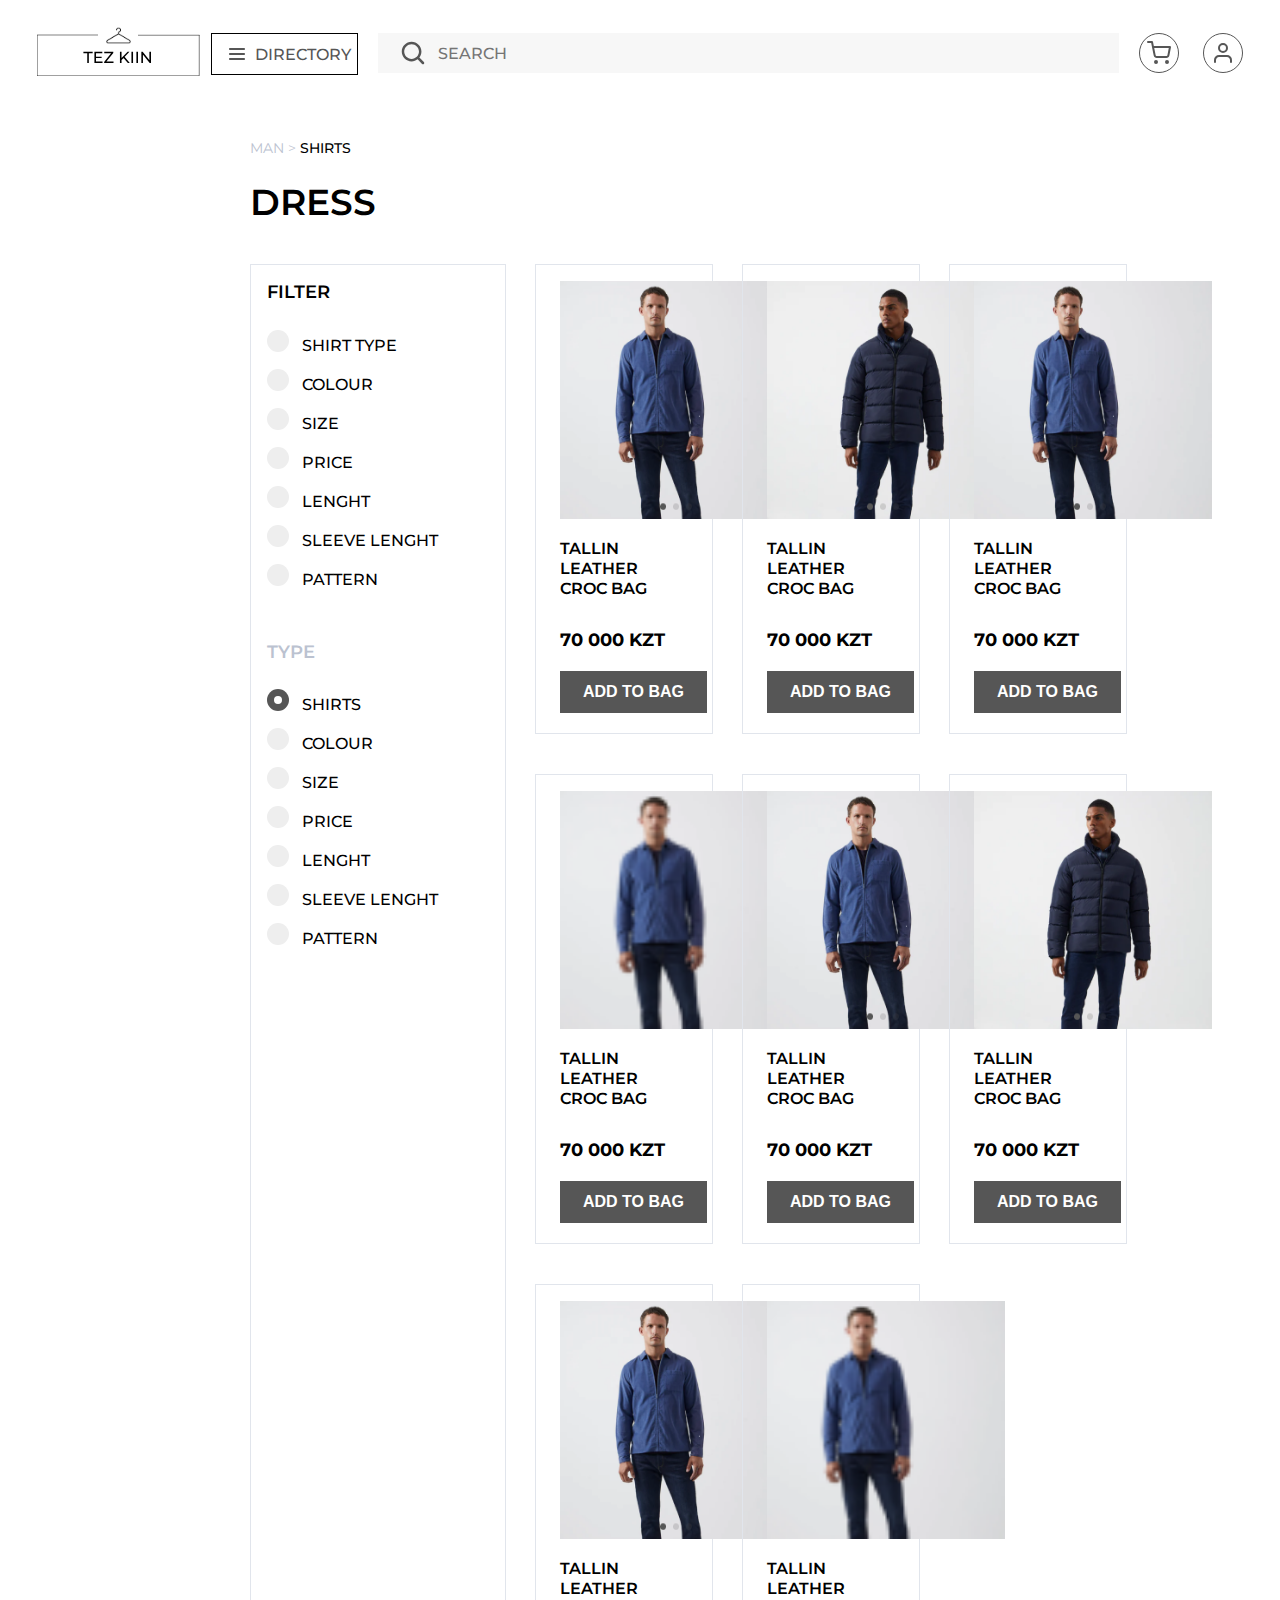
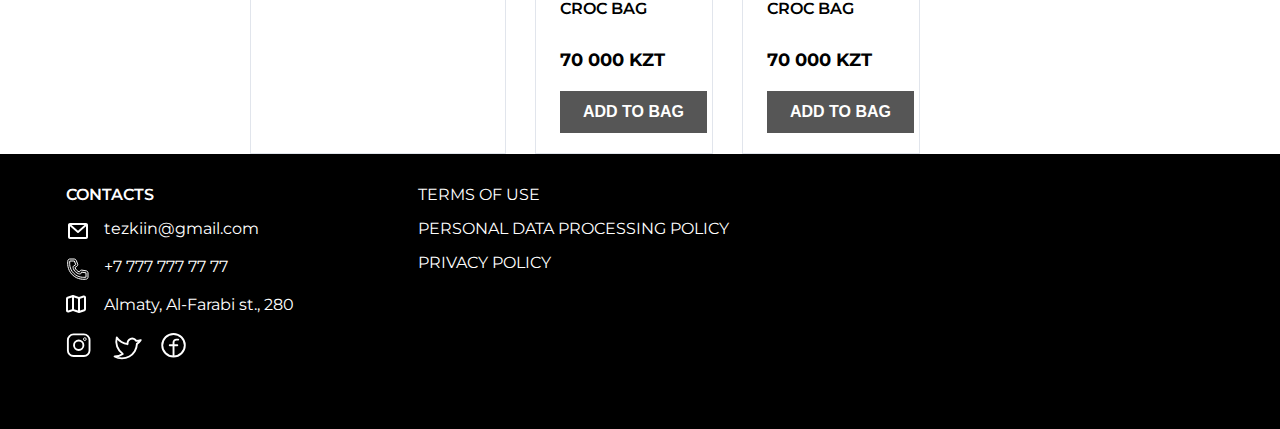
<file: man.html>
<!DOCTYPE html>
<html lang="en">
<head>
    <meta charset="UTF-8">
    <meta http-equiv="X-UA-Compatible" content="IE=edge">
    <meta name="viewport" content="width=device-width, initial-scale=1.0">
    <link rel="stylesheet" href="style.css">
    <link rel="stylesheet" href="https://cdn.jsdelivr.net/npm/swiper@9/swiper-bundle.min.css"/>
    <title>MAN</title>
</head>
<body>
  <!-- SPRITES -->
  <div>
    <svg style="display:none;">
      <symbol id="instagram" viewBox="0 0 33 34">
        <g>
          <path d="M13 18C15.7614 18 18 15.7614 18 13C18 10.2386 15.7614 8 13 8C10.2386 8 8 10.2386 8 13C8 15.7614 10.2386 18 13 18Z" stroke="white" stroke-width="2" stroke-miterlimit="10"/>
          <path d="M18.5 1.5H7.5C4.18629 1.5 1.5 4.18629 1.5 7.5V18.5C1.5 21.8137 4.18629 24.5 7.5 24.5H18.5C21.8137 24.5 24.5 21.8137 24.5 18.5V7.5C24.5 4.18629 21.8137 1.5 18.5 1.5Z" stroke="white" stroke-width="2" stroke-linecap="round" stroke-linejoin="round"/>
          <path d="M19.5 8C20.3284 8 21 7.32843 21 6.5C21 5.67157 20.3284 5 19.5 5C18.6716 5 18 5.67157 18 6.5C18 7.32843 18.6716 8 19.5 8Z" stroke="white"/>
        </g>
      </symbol>
    </svg>
    <svg style="display:none;">
      <symbol id="twitter" viewBox="0 0 33 34">
        <g>
          <path d="M30.0007 7.58268C28.912 9.14125 27.5538 10.4929 25.9899 11.5739L25.9899 11.5739C25.891 14.3077 25.093 16.9706 23.672 19.3083C22.2511 21.6459 20.2547 23.5804 17.8734 24.9269C15.4921 26.2735 12.8054 26.9872 10.0698 27C7.3342 27.0127 4.64098 26.324 2.24725 24.9997L2.24807 24.9982C5.37387 24.9549 8.41777 23.9924 11.0002 22.2307L11.0001 22.2308C8.23571 20.3467 6.13028 17.6447 4.97896 14.5037C3.82764 11.3627 3.68817 7.94011 4.58008 4.71582L4.58004 4.71585C5.85749 6.68317 7.55194 8.34551 9.54334 9.5851C11.5347 10.8247 13.7744 11.6112 16.1036 11.8889L16.1032 11.889C15.8579 10.7197 16.0393 9.50132 16.6145 8.45423C17.1898 7.40714 18.1208 6.60056 19.2392 6.18046C20.3576 5.76037 21.5895 5.75452 22.7118 6.16397C23.8341 6.57341 24.7728 7.37111 25.358 8.41269L25.358 8.41324C26.938 8.36609 28.5024 8.08623 30.0007 7.58268" stroke="white" stroke-width="2" stroke-linecap="round" stroke-linejoin="round"/>
        </g>
      </symbol>
    </svg>
    <svg style="display:none;">
      <symbol id="facebook" viewBox="0 0 33 34">
        <g>
          <path d="M16 25C22.6274 25 28 19.6274 28 13C28 6.37258 22.6274 1 16 1C9.37258 1 4 6.37258 4 13C4 19.6274 9.37258 25 16 25Z" stroke="white" stroke-width="2" stroke-linecap="round" stroke-linejoin="round"/>
          <path d="M21 7H19C18.2044 7 17.4413 7.31607 16.8787 7.87868C16.3161 8.44129 16 9.20435 16 10V24" stroke="white" stroke-width="2" stroke-linecap="round" stroke-linejoin="round"/>
          <path d="M12 13H20" stroke="white" stroke-width="2" stroke-linecap="round" stroke-linejoin="round"/>
        </g>
      </symbol>
    </svg>
    <svg style="display:none;">
      <symbol id="email" viewBox="0 0 24 24">
        <g>
          <path d="M2 6C2 4.89543 2.89543 4 4 4H20C21.1046 4 22 4.89543 22 6V18C22 19.1046 21.1046 20 20 20H4C2.89543 20 2 19.1046 2 18V6ZM5.51859 6L12 11.6712L18.4814 6H5.51859ZM20 7.32877L12.6585 13.7526C12.2815 14.0825 11.7185 14.0825 11.3415 13.7526L4 7.32877V18H20V7.32877Z" fill="white"/>
        </g>
      </symbol>
    </svg>
    <svg style="display:none;">
      <symbol id="call" viewBox="0 0 24 24">
        <g>
          <path stroke="white" d="M3.83301 4H8.32295L9.77016 7.61803L7.44528 9.16795C7.16708 9.35342 6.99998 9.66565 6.99998 10C7.00252 10.0936 6.99998 10.001 6.99998 10.001L6.99998 10.002L6.99999 10.0043L7.00002 10.0093L7.00017 10.0217C7.00032 10.0309 7.00057 10.0421 7.00099 10.0552C7.00184 10.0814 7.00337 10.1153 7.0061 10.1564C7.01158 10.2385 7.02189 10.3494 7.04128 10.4852C7.08004 10.7565 7.15526 11.1281 7.3013 11.5662C7.59453 12.4459 8.17071 13.5849 9.29288 14.7071C10.415 15.8293 11.554 16.4054 12.4338 16.6987C12.8719 16.8447 13.2435 16.9199 13.5148 16.9587C13.6505 16.9781 13.7615 16.9884 13.8436 16.9939C13.8847 16.9966 13.9186 16.9981 13.9448 16.999C13.9579 16.9994 13.9691 16.9997 13.9783 16.9998L13.9906 17L13.9957 17L13.9979 17L13.999 17C13.999 17 14.1106 16.9939 14 17C14.3788 17 14.725 16.786 14.8944 16.4472L15.5641 15.1078L20 15.8471V20.167C17.8889 20.4723 12.1874 20.7732 7.70709 16.2929C3.22679 11.8126 3.5277 6.1111 3.83301 4ZM9.07363 10.4861L10.8796 9.28213C11.6665 8.75751 11.9784 7.75338 11.6271 6.87525L10.1799 3.25722C9.87617 2.4979 9.14076 2 8.32295 2H3.78076C2.87225 2 2.01707 2.63116 1.86792 3.6169C1.52861 5.8595 1.06677 12.481 6.29288 17.7071C11.519 22.9332 18.1405 22.4714 20.3831 22.1321C21.3688 21.9829 22 21.1277 22 20.2192V15.8471C22 14.8694 21.2932 14.0351 20.3288 13.8743L15.8929 13.135C15.0268 12.9907 14.1679 13.4281 13.7753 14.2134L13.4288 14.9064C13.3199 14.8796 13.1983 14.8453 13.0662 14.8013C12.4459 14.5946 11.5849 14.1707 10.7071 13.2929C9.82925 12.4151 9.40543 11.5541 9.19867 10.9338C9.14279 10.7662 9.10257 10.6154 9.07363 10.4861Z" fill="#0D0D0D"/>
        </g>
      </symbol>
    </svg>
    <svg style="display:none;">
      <symbol id="map" viewBox="0 0 24 24">
        <g>
          <path d="M6.68377 0.0513167C6.88904 -0.0171056 7.11096 -0.0171056 7.31623 0.0513167L13 1.94591L17.3675 0.490059C18.6626 0.0583717 20 1.02231 20 2.38743V14.2792C20 15.1401 19.4491 15.9044 18.6325 16.1766L13.3162 17.9487C13.111 18.0171 12.889 18.0171 12.6838 17.9487L7 16.0541L2.63246 17.5099C1.33739 17.9416 0 16.9777 0 15.6126V3.72076C0 2.8599 0.55086 2.09562 1.36754 1.82339L6.68377 0.0513167ZM8 14.2792L12 15.6126V3.72076L8 2.38743V14.2792ZM6 2.38743L2 3.72076V15.6126L6 14.2792V2.38743ZM14 3.72076V15.6126L18 14.2792V2.38743L14 3.72076Z" fill="white"/>
        </g>
      </symbol>
    </svg>
  </div>
    <div class='wrapper'>
        <header>
            <a href="index.html">
                <div class='logo'>
                    <img src="img/Group 700.svg" alt="">
                </div>
            </a>
            <a href="directory.html">
                <div class='directory' style="margin-top:9px">
                    <img src="img/Icon.svg" width="16px" height="12px" alt="">
                    <span>DIRECTORY</span>
                </div>
            </a>
            <div class='search' style="margin-top:9px">
                <img src="img/search.svg" alt="">
                <input type="text" placeholder="SEARCH"/>
            </div>
            <div class="components" style="margin-top:9px">
                <img src="img/Component 1.svg" style="margin-right: 20px; cursor: pointer;" alt="">
                <a href="#popup" class="popup-link"><img src="img/icon-profile.svg" style="cursor: pointer;" alt=""></a>
            </div>
        </header>
    </div>

    <div style="margin:40px 0 23px 250px;"><a href="" style="font-weight: 400;font-size: 14px;line-height: 130%;color: #BBC2D0;">MAN > </a><a href="" style="font-weight: 500;
        font-size: 14px;
        line-height: 130%;
        color: #000000;">SHIRTS</a></div>
    <div style="margin-left:250px; font-weight: 600;font-size: 36px;line-height: 44px;color: #000000;">DRESS</div>

    <div style="display: flex;">
        <div class="filter">
            <div class="tfilter">
                <span style="font-weight: 600;font-size: 18px;line-height: 130%;color: #000000;">FILTER</span><br>
                <div style="margin-top:25px; margin-bottom: 19px; width: 221px;">
                    <label class="round">
                        <input type="radio" checked="checked" name="radio" class="shirt_type">
                        <span class="checkmark"></span>
                        <span>SHIRT TYPE</span>
                    </label>
                    <label class="round">
                        <input type="radio" name="radio" class="colour">
                        <span class="checkmark"></span>
                        <span>COLOUR</span>
                    </label>
                    <label class="round">
                        <input type="radio" name="radio" class="size">
                        <span class="checkmark"></span>
                        <span>SIZE</span>
                    </label>
                    <label class="round">
                        <input type="radio" name="radio" class="price">
                        <span class="checkmark"></span>
                        <span>PRICE</span>
                    </label>
                    <label class="round">
                        <input type="radio" name="radio" class="length">
                        <span class="checkmark"></span>
                        <span>LENGHT</span>
                    </label>
                    <label class="round">
                        <input type="radio" name="radio" class="sleeve_length">
                        <span class="checkmark"></span>
                        <span>SLEEVE LENGHT</span>
                    </label>
                    <label class="round">
                        <input type="radio" name="radio" class="pattern">
                        <span class="checkmark"></span>
                        <span>PATTERN</span>
                    </label>
                    
                </div>
            </div>
            <div class="type" style="margin-top:50px;">
                <span style="font-weight: 600;font-size: 18px;line-height: 130%;color: #BBC2D0;">TYPE</span><br>
                <div style="margin-top:25px; margin-bottom: 19px; width: 221px;">
                    <label class="round">
                        <input type="radio" checked="checked" name="radio" class="shirts">
                        <span class="checkmark"></span>
                        <span>SHIRTS</span>
                    </label>
                    <label class="round">
                        <input type="radio" name="radio" class="colour">
                        <span class="checkmark"></span>
                        <span>COLOUR</span>
                    </label>
                    <label class="round">
                        <input type="radio" name="radio" class="size">
                        <span class="checkmark"></span>
                        <span>SIZE</span>
                    </label>
                    <label class="round">
                        <input type="radio" name="radio" class="price">
                        <span class="checkmark"></span>
                        <span>PRICE</span>
                    </label>
                    <label class="round">
                        <input type="radio" name="radio" class="length">
                        <span class="checkmark"></span>
                        <span>LENGHT</span>
                    </label>
                    <label class="round">
                        <input type="radio" name="radio" class="sleeve_length">
                        <span class="checkmark"></span>
                        <span>SLEEVE LENGHT</span>
                    </label>
                    <label class="round">
                        <input type="radio" name="radio" class="pattern">
                        <span class="checkmark"></span>
                        <span>PATTERN</span>
                    </label>
                    
                </div>
            </div>
            
            
        </div>
        <div style="display: flex; flex-wrap: wrap; width: 75%;">
                <div style="margin: 0 0 0 29px; width: 23%;">
                    <div class="favs">
                        <div class="favs-item">
                            <img src="img/man/Frame 352 (1).png" width="238px" height="238px" alt="">
                            <span class="favs-name" style="font-weight: 600;font-size: 16px;line-height: 20px;color: #000000;margin-top: 20px">TALLIN LEATHER CROC BAG</span>
                            <span class="favs-price" style="font-weight: 700;font-size: 18px;line-height: 22px;color: #000000;margin-top: 30px">70 000 KZT</span>
                            <button style="padding: 10px 20px;background: #565656;border: 1px solid #565656; color:#fff;width: 147px;
                            font-weight: 600;font-size: 16px;line-height: 20px; margin:20px 0; cursor: pointer;">ADD TO BAG</button>
                        </div>
                    </div>
                </div>
                <div style="margin: 0 0 0 29px;width: 23%;">
                    <div class="favs">
                        <div class="favs-item">
                            <img src="img/man/Frame 352 (2).png" width="238px" height="238px" alt="">
                            <span class="favs-name" style="font-weight: 600;font-size: 16px;line-height: 20px;color: #000000;margin-top: 20px">TALLIN LEATHER CROC BAG</span>
                            <span class="favs-price" style="font-weight: 700;font-size: 18px;line-height: 22px;color: #000000;margin-top: 30px">70 000 KZT</span>
                            <button style="padding: 10px 20px;background: #565656;border: 1px solid #565656; color:#fff;width: 147px;
                            font-weight: 600;font-size: 16px;line-height: 20px; margin:20px 0; cursor: pointer;">ADD TO BAG</button>
                        </div>
                    </div>
                </div>
                <div style="margin: 0 0 0 29px;width: 23%;">
                    <div class="favs">
                        <div class="favs-item">
                            <img src="img/man/Frame 352.png" width="238px" height="238px" alt="">
                            <span class="favs-name" style="font-weight: 600;font-size: 16px;line-height: 20px;color: #000000;margin-top: 20px">TALLIN LEATHER CROC BAG</span>
                            <span class="favs-price" style="font-weight: 700;font-size: 18px;line-height: 22px;color: #000000;margin-top: 30px">70 000 KZT</span>
                            <button style="padding: 10px 20px;background: #565656;border: 1px solid #565656; color:#fff;width: 147px;
                            font-weight: 600;font-size: 16px;line-height: 20px; margin:20px 0; cursor: pointer;">ADD TO BAG</button>
                        </div>
                    </div>
                </div>
                <div style="margin: 0 0 0 29px;width: 23%;">
                    <div class="favs">
                        <div class="favs-item">
                            <img src="img/man/image.png" width="238px" height="238px" alt="">
                            <span class="favs-name" style="font-weight: 600;font-size: 16px;line-height: 20px;color: #000000;margin-top: 20px">TALLIN LEATHER CROC BAG</span>
                            <span class="favs-price" style="font-weight: 700;font-size: 18px;line-height: 22px;color: #000000;margin-top: 30px">70 000 KZT</span>
                            <button style="padding: 10px 20px;background: #565656;border: 1px solid #565656; color:#fff;width: 147px;
                            font-weight: 600;font-size: 16px;line-height: 20px; margin:20px 0; cursor: pointer;">ADD TO BAG</button>
                        </div>
                    </div>
                </div>
                <div style="margin: 0 0 0 29px; width: 23%;">
                    <div class="favs">
                        <div class="favs-item">
                            <img src="img/man/Frame 352 (1).png" width="238px" height="238px" alt="">
                            <span class="favs-name" style="font-weight: 600;font-size: 16px;line-height: 20px;color: #000000;margin-top: 20px">TALLIN LEATHER CROC BAG</span>
                            <span class="favs-price" style="font-weight: 700;font-size: 18px;line-height: 22px;color: #000000;margin-top: 30px">70 000 KZT</span>
                            <button style="padding: 10px 20px;background: #565656;border: 1px solid #565656; color:#fff;width: 147px;
                            font-weight: 600;font-size: 16px;line-height: 20px; margin:20px 0; cursor: pointer;">ADD TO BAG</button>
                        </div>
                    </div>
                </div>
                <div style="margin: 0 0 0 29px;width: 23%;">
                    <div class="favs">
                        <div class="favs-item">
                            <img src="img/man/Frame 352 (2).png" width="238px" height="238px" alt="">
                            <span class="favs-name" style="font-weight: 600;font-size: 16px;line-height: 20px;color: #000000;margin-top: 20px">TALLIN LEATHER CROC BAG</span>
                            <span class="favs-price" style="font-weight: 700;font-size: 18px;line-height: 22px;color: #000000;margin-top: 30px">70 000 KZT</span>
                            <button style="padding: 10px 20px;background: #565656;border: 1px solid #565656; color:#fff;width: 147px;
                            font-weight: 600;font-size: 16px;line-height: 20px; margin:20px 0; cursor: pointer;">ADD TO BAG</button>
                        </div>
                    </div>
                </div>
                <div style="margin: 0 0 0 29px;width: 23%;">
                    <div class="favs">
                        <div class="favs-item">
                            <img src="img/man/Frame 352.png" width="238px" height="238px" alt="">
                            <span class="favs-name" style="font-weight: 600;font-size: 16px;line-height: 20px;color: #000000;margin-top: 20px">TALLIN LEATHER CROC BAG</span>
                            <span class="favs-price" style="font-weight: 700;font-size: 18px;line-height: 22px;color: #000000;margin-top: 30px">70 000 KZT</span>
                            <button style="padding: 10px 20px;background: #565656;border: 1px solid #565656; color:#fff;width: 147px;
                            font-weight: 600;font-size: 16px;line-height: 20px; margin:20px 0; cursor: pointer;">ADD TO BAG</button>
                        </div>
                    </div>
                </div>
                <div style="margin: 0 0 0 29px;width: 23%;">
                    <div class="favs">
                        <div class="favs-item">
                            <img src="img/man/image.png" width="238px" height="238px" alt="">
                            <span class="favs-name" style="font-weight: 600;font-size: 16px;line-height: 20px;color: #000000;margin-top: 20px">TALLIN LEATHER CROC BAG</span>
                            <span class="favs-price" style="font-weight: 700;font-size: 18px;line-height: 22px;color: #000000;margin-top: 30px">70 000 KZT</span>
                            <button style="padding: 10px 20px;background: #565656;border: 1px solid #565656; color:#fff;width: 147px;
                            font-weight: 600;font-size: 16px;line-height: 20px; margin:20px 0; cursor: pointer;">ADD TO BAG</button>
                        </div>
                    </div>
                </div>
        </div>
            
    </div>

    <footer>
      <div>
        <div class="contacts">CONTACTS</div>
        <div class="info">
          <svg class="social_icon">
            <use xlink:href="#email"></use>
          </svg>
          <span>tezkiin@gmail.com</span>
        </div>
        <div class="info">
          <svg class="social_icon">
            <use xlink:href="#call"></use>
          </svg>
          <span>+7 777 777 77 77</span>
        </div>
        <div class="info">
          <svg class="social_icon">
            <use xlink:href="#map"></use>
          </svg>
          <span>Almaty, Al-Farabi st., 280</span>
        </div>
        <div class="info" style="margin-bottom: 50px">
          <svg class="social_icon1">
            <use xlink:href="#instagram"></use>
          </svg>
          <svg class="social_icon1">
            <use xlink:href="#twitter"></use>
          </svg>
          <svg class="social_icon1">
            <use xlink:href="#facebook"></use>
          </svg>
        </div>
      </div>
      <div class="privac">
        <span>TERMS OF USE</span>
        <span>PERSONAL DATA PROCESSING POLICY</span>
        <span>PRIVACY POLICY</span>
      </div>
    </footer>
    <div class="login">
        <div class="popup" id="popup">
          <div class="popup_body">
            <div class="popup_content">
              <div class="popup__title">
                ACCOUNT <a href="#header" class="popup__close popup-close">X</a>
              </div>
              <div class="pole">
                <span>E-mail</span>
                <input type="email" placeholder="E-mail" />
              </div>
              <div class="pole">
                <span>Password</span>
                <div style="position: relative">
                  <input
                    type="password"
                    id="password-input-2"
                    placeholder="Password"
                    name="password"
                  />
                  <a
                    href="#"
                    class="password-control"
                    onclick="return show_hide_password2(this);"
                    style="width: 20px; height: 20px"
                  ></a>
                </div>
              </div>
              <div style="position:relative;">
                <div style="margin-top: 30px; display: inline-block">
                  <input
                    style="border-radius: 50%"
                    type="checkbox"
                    id="rememberme"
                    name="rememberme"
                  />
                  <label
                    for="rememberme"
                    style="font-size: 12px; margin-top: 30px"
                    >Remember Me</label>
                    <a href="reset_pass.html" class="forgot_pass">Forgot Password?</a>
                </div>
                <div></div>
              </div>
              <div class="save-btn">
                <button>Sign In</button>
                <div
                  style="
                    font-weight: 500;
                    font-size: 16px;
                    line-height: 20px;
                    display: flex;
                    justify-content: center;
                    margin-top: 20px;
                  "
                >
                  <span style="color: #bbc2d0">No Account?</span
                  ><a
                    class="popup-link"
                    href="#popup_2"
                    style="text-decoration: none; color: #000"
                    >Register</a
                  >
                  <br>
                </div>
              </div>
              <div
                class="sign-via"
                style="display: flex; flex-direction: column; margin-top: 70px"
              >
                <button
                  type="button"
                  class=""
                  style="width: 100%; text-align: left"
                >
                  <img
                    src="img/Vect21r.svg"
                    width="24px"
                    height="24px"
                    alt=""
                    style="margin-right: 80px"
                  />
                  Sign In via E-mail
                </button>
                <br />
                <button
                  type="button"
                  class=""
                  style="width: 100%; text-align: left"
                >
                  <img
                    src="img/google1.svg"
                    width="24px"
                    height="24px"
                    alt=""
                    style="margin-right: 80px"
                  />
                  Sign In via Google
                </button>
              </div>
            </div>
          </div>
        </div>
      </div>
  
      <div class="register">
        <div class="popup" id="popup_2">
          <div class="popup_body">
            <div class="popup_content">
              <div class="popup__title">
                REGISTRATION<a href="#header" class="popup__close popup-close"
                  >X</a
                >
              </div>
              <div class="pole">
                <span>First Name</span>
                <input type="text" placeholder="First Name" />
              </div>
              <div class="pole">
                <span>Phone Number</span>
                <input type="number" placeholder="Phone Number" />
              </div>
              <div class="pole">
                <span>E-mail</span>
                <input type="email" placeholder="E-mail" />
              </div>
              <div class="pole">
                <span>Password</span>
                <div style="position: relative">
                  <input
                    type="password"
                    id="password-input"
                    placeholder="Password"
                    name="password"
                  />
                  <a
                    href="#"
                    class="password-control"
                    onclick="return show_hide_password(this);"
                    style="width: 20px; height: 20px"
                  ></a>
                </div>
              </div>
              <div class="pole">
                <div>
                  <label class="agreement">
                    <input type="checkbox" name="radio">
                    <span class="checkmark"></span>
                    Agree To The Use Of Cookies
                  </label>
                </div>
              </div>
  
              <div class="save-btn">
                <button>Register</button>
                <div
                  style="
                    font-weight: 500;
                    font-size: 16px;
                    line-height: 20px;
                    display: flex;
                    justify-content: center;
                    margin-top: 20px;
                  "
                >
                  <span style="color: #bbc2d0">Already Have An Account?</span
                  ><a
                    href="#popup"
                    class="popup-link"
                    style="text-decoration: none; color: #000"
                    >Sign In</a
                  >
                </div>
              </div>
              <div
                class="sign-via"
                style="display: flex; flex-direction: column; margin-top: 70px"
              >
                <button
                  type="button"
                  class=""
                  style="width: 100%; text-align: left"
                >
                  <img
                    src="img/Vect21r.svg"
                    width="24px"
                    height="24px"
                    alt=""
                    style="margin-right: 80px"
                  />
                  Sign In via E-mail
                </button>
                <br />
                <button
                  type="button"
                  class=""
                  style="width: 100%; text-align: left"
                >
                  <img
                    src="img/google1.svg"
                    width="24px"
                    height="24px"
                    alt=""
                    style="margin-right: 80px"
                  />
                  Sign In via Google
                </button>
              </div>
            </div>
          </div>
        </div>
      </div>
  
      <script src="https://cdn.jsdelivr.net/npm/swiper@9/swiper-bundle.min.js"></script>
      <script src="app.js"></script>
      <script src="js/popup.js"></script>
      <script src="js/hidepass.js"></script>
</body>
</file>
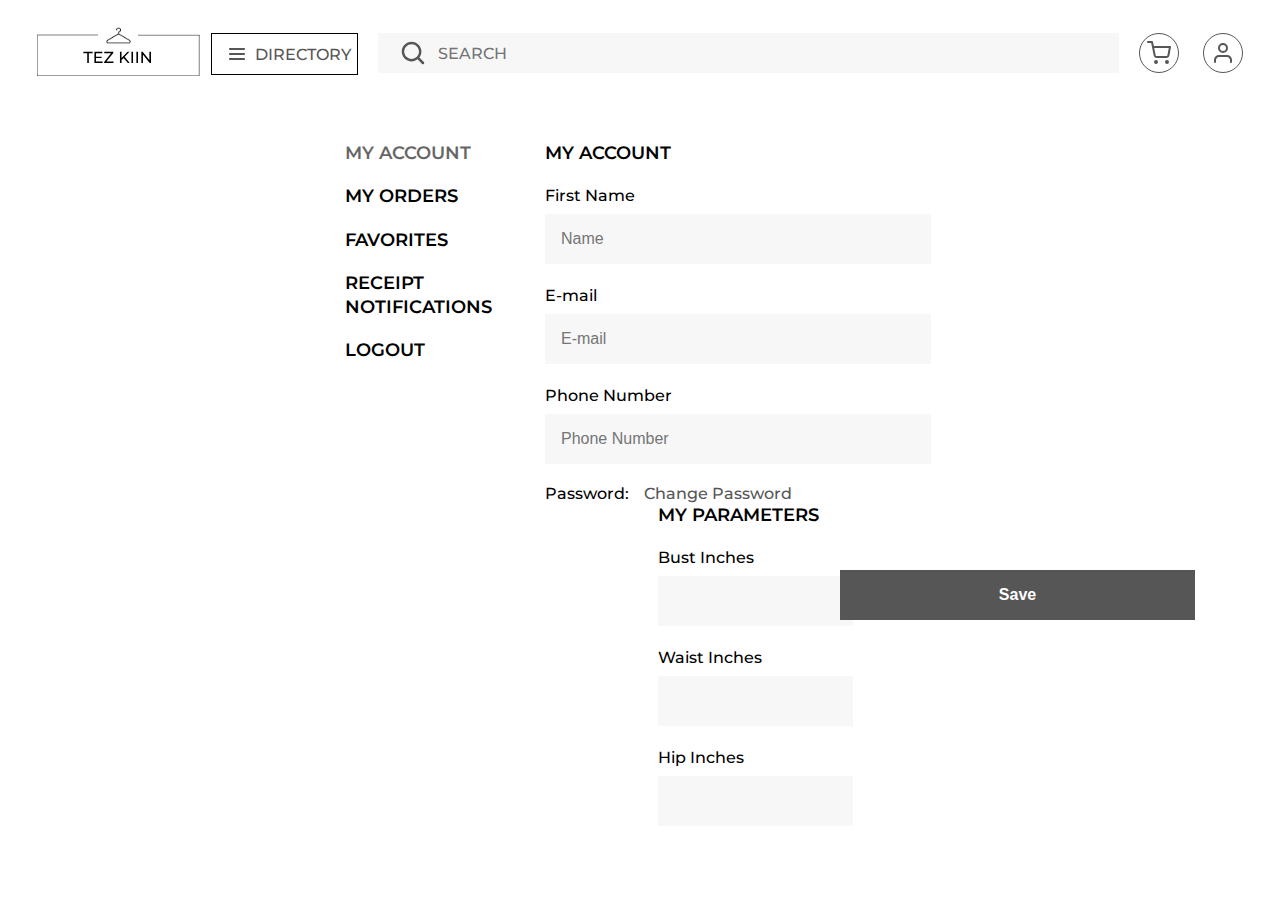
<file: my-account_page.html>
<!DOCTYPE html>
<html lang="en">
<head>
    <meta charset="UTF-8">
    <meta http-equiv="X-UA-Compatible" content="IE=edge">
    <meta name="viewport" content="width=device-width, initial-scale=1.0">
    <link rel="stylesheet" href="style.css">
    <title>Account Page</title>
</head>
<body>
    <div class='wrapper'>
        <header>
            <a href="index.html">
                <div class='logo'>
                    <img src="img/Group 700.svg" alt="">
                </div>
            </a>
            <a href="directory.html">
                <div class='directory' style="margin-top:9px">
                    <img src="img/Icon.svg" width="16px" height="12px" alt="">
                    <span>DIRECTORY</span>
                </div>
            </a>
            <div class='search' style="margin-top:9px">
                <img src="img/search.svg" alt="">
                <input type="text" placeholder="SEARCH"/>
            </div>
            <div class="components" style="margin-top:9px">
                <img src="img/Component 1.svg" style="margin-right: 20px; cursor: pointer;" alt="">
                <a href="#" class="popup-link"><img src="img/icon-profile.svg" style="cursor: pointer;" alt=""></a>
            </div>
        </header>
    </div>

    <div class="myacc_tabs">
        <div class="tabs__nav">
            <a class="tabs__nav-btn active" href="my-account_page.html">MY ACCOUNT</a>
            <a class="tabs__nav-btn" href="my_orders_page.html">MY ORDERS</a>
            <a class="tabs__nav-btn" data-tab="#tab_1">FAVORITES</a>
            <a class="tabs__nav-btn" data-tab="#tab_2">RECEIPT<br> NOTIFICATIONS</a>
            <a class="tabs__nav-btn" data-tab="#tab_3">LOGOUT</a>
        </div>
        <div class="tabs__content active">
            <div class="tabs_item">
                <span style="font-weight: 600;
                font-size: 18px;
                line-height: 22px;
                color: #000000;
                ">MY ACCOUNT</span>
                <div class="pole">
                    <span>First Name</span>
                    <input type="text" placeholder="Name">
                </div>
                <div class="pole">
                    <span>E-mail</span>
                    <input type="text" placeholder="E-mail">
                </div>
                <div class="pole">
                    <span>Phone Number</span>
                    <input type="text" placeholder="Phone Number">
                </div>
                <div style="font-weight: 500;font-size: 16px;line-height: 20px; cursor:pointer; margin-top:20px;">
                    <a href="#" style="color: #000000; text-decoration: none; margin-right: 15px;">Password:</a><a href="#popup" class="popup-link" style="color: #565656; text-decoration: none;">Change Password</a>
                </div>
            </div>
            <div class="parametres">
                <span style="font-weight: 600;
                font-size: 18px;
                line-height: 22px;
                color: #000000;
                ">MY PARAMETERS</span>
                <div class="pole">
                    <span>Bust Inches</span>
                    <input type="text" placeholder="">
                </div>
                <div class="pole">
                    <span>Waist Inches</span>
                    <input type="text" placeholder="">
                </div>
                <div class="pole">
                    <span>Hip Inches</span>
                    <input type="text" placeholder="">
                </div>
            </div>
           <div class="save-btn">
            <button>Save</button>
           </div>
        </div>

        <div class="tabs__content" id="tab_1">
            <div class="tabs__item">
                <p style="font-weight: 600;
                font-size: 18px;
                line-height: 22px;
                color: #000000; margin-right: 15px; cursor: pointer;
                ">FAVORITES</p>
                <div class="favs">
                    <div class="favs-item">
                        <img src="img/Frame 352-1.png" width="238px" height="238px" alt="">
                        <span class="favs-name" style="font-weight: 600;font-size: 16px;line-height: 20px;color: #000000;margin-top: 20px">TALLIN LEATHER CROC BAG</span>
                        <span class="favs-price" style="font-weight: 700;font-size: 18px;line-height: 22px;color: #000000;margin-top: 30px">70 000 KZT</span>
                        <button style="padding: 10px 20px;background: #565656;border: 1px solid #565656; color:#fff;width: 147px;
                        font-weight: 600;font-size: 16px;line-height: 20px; margin:20px 0; cursor: pointer;">ADD TO BAG</button>
                    </div>
                </div>

           
        </div>
        </div>
        <div class="tabs__content" id="tab_2">
            <div class="tabs__item">
                <p style="font-weight: 600;
                font-size: 18px;
                line-height: 22px;
                color: #000000; margin-right: 15px; cursor: pointer;
                ">RECEIPT NOTIFICATIONS</p>
                <p style="margin-top:30px">Product Is In Stock</p>
                <div class="favs">
                    <div class="favs-item">
                        <img src="img/Frame 352-1.png" width="238px" height="238px" alt="">
                        <span class="favs-name" style="font-weight: 600;font-size: 16px;line-height: 20px;color: #000000;margin-top: 20px">TALLIN LEATHER CROC BAG</span>
                        <span class="favs-price" style="font-weight: 700;font-size: 18px;line-height: 22px;color: #000000;margin-top: 30px">70 000 KZT</span>
                        <button style="padding: 10px 20px;background: #565656;border: 1px solid #565656; color:#fff;width: 147px;
                        font-weight: 600;font-size: 16px;line-height: 20px; margin:20px 0; cursor: pointer;">ADD TO BAG</button>
                    </div>
                </div>

           
        </div>
        </div>
        <div class="popup" id="popup">
            <div class="popup_body">
                <div class="popup_content">
                    <a href="" class="popup__close"></a> 
                    <div class="popup__title">Change Password</div>  
                    <div class="pole">
                        <span>Current Password</span>
                        <input type="text" placeholder="">
                    </div>
                    <div class="pole">
                        <span>New Password</span>
                        <input type="text" placeholder="">
                    </div>
                    <div class="pole">
                        <span>Confirm Password</span>
                        <input type="text" placeholder="">
                    </div>
                    
                    <div class="save-btn">
                        <button>Change</button>
                    </div>
                </div>
            </div>
        </div>  
    <script src="app.js"></script>
    <script src="js/tabs.js"></script>
    <script src="js/popup.js"></script>
</body>
</html>
</file>
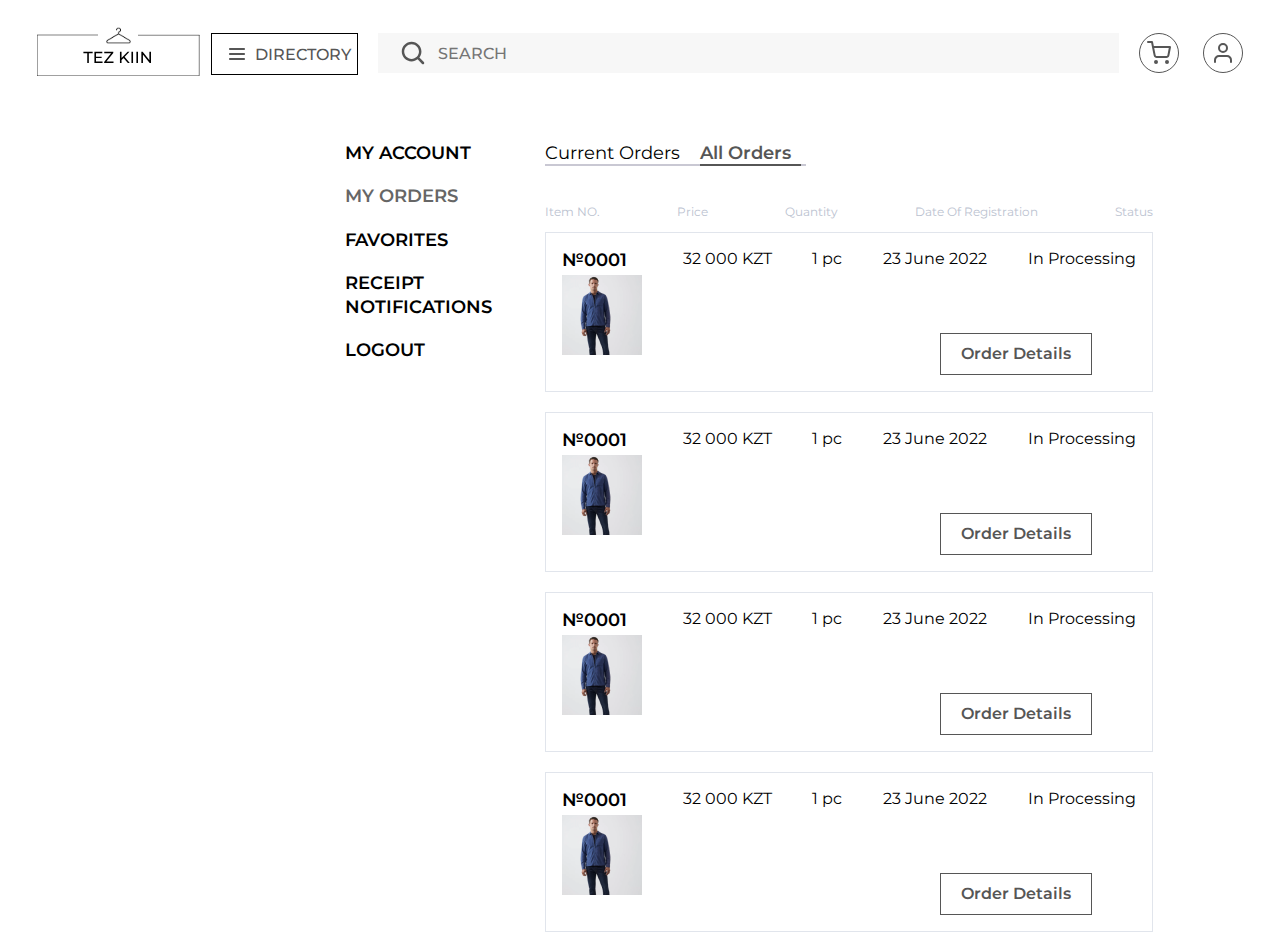
<file: my_orders_page.html>
<!DOCTYPE html>
<html lang="en">
<head>
    <meta charset="UTF-8">
    <meta http-equiv="X-UA-Compatible" content="IE=edge">
    <meta name="viewport" content="width=device-width, initial-scale=1.0">
    <link rel="stylesheet" href="style.css">
    <title>Account Page</title>
</head>
<body>
    <div class='wrapper'>
        <header>
            <a href="index.html">
                <div class='logo'>
                    <img src="img/Group 700.svg" alt="">
                </div>
            </a>
            <a href="directory.html">
                <div class='directory' style="margin-top:9px">
                    <img src="img/Icon.svg" width="16px" height="12px" alt="">
                    <span>DIRECTORY</span>
                </div>
            </a>
            <div class='search' style="margin-top:9px">
                <img src="img/search.svg" alt="">
                <input type="text" placeholder="SEARCH"/>
            </div>
            <div class="components" style="margin-top:9px">
                <img src="img/Component 1.svg" style="margin-right: 20px; cursor: pointer;" alt="">
                <a href="#" class="popup-link"><img src="img/icon-profile.svg" style="cursor: pointer;" alt=""></a>
            </div>
        </header>
    </div>

    <div class="myacc_tabs">
        <div class="tabs__nav">
            <a class="tabs__nav-btn" href="my-account_page.html">MY ACCOUNT</a>
            <a class="tabs__nav-btn active" href="my_orders_page.html">MY ORDERS</a>
            <a class="tabs__nav-btn" data-tab="#tab_1">FAVORITES</a>
            <a class="tabs__nav-btn" data-tab="#tab_2">RECEIPT<br> NOTIFICATIONS</a>
            <a class="tabs__nav-btn" data-tab="#tab_3">LOGOUT</a>
        </div>
        <div class="tabs__content">
            <div class="tabs__item">
                <span style="font-weight: 600;
                font-size: 18px;
                line-height: 22px;
                color: #000000;
                ">MY ACCOUNT</span>
                <div class="pole">
                    <span>First Name</span>
                    <input type="text" placeholder="Name">
                </div>
                <div class="pole">
                    <span>E-mail</span>
                    <input type="text" placeholder="E-mail">
                </div>
                <div class="pole">
                    <span>Phone Number</span>
                    <input type="text" placeholder="Phone Number">
                </div>
                <div style="font-weight: 500;font-size: 16px;line-height: 20px; cursor:pointer; margin-top:20px;">
                    <a href="#" style="color: #000000; text-decoration: none; margin-right: 15px;">Password:</a><a href="#popup" class="popup-link" style="color: #565656; text-decoration: none;">Change Password</a>
                </div>
            </div>
            <div class="parametres">
                <span style="font-weight: 600;
                font-size: 18px;
                line-height: 22px;
                color: #000000;
                ">MY PARAMETERS</span>
                <div class="pole">
                    <span>Bust Inches</span>
                    <input type="text" placeholder="">
                </div>
                <div class="pole">
                    <span>Waist Inches</span>
                    <input type="text" placeholder="">
                </div>
                <div class="pole">
                    <span>Hip Inches</span>
                    <input type="text" placeholder="">
                </div>
            </div>
           <div class="save-btn">
            <button>Save</button>
           </div>
        </div>
        <div class="tabs__content active">
            <div class="tabs__item" style="width: 100%;">
                <div style="font-weight: 400;font-size: 18px;line-height: 22px;color: #000000; cursor: pointer; border-bottom: 2px solid #C9C8D3;display: inline;">
                    <span class="my_order" data-order="#order_1" style="padding-right: 10px; margin-right: 5px;">Current Orders</span>
                    <span class="my_order active" data-order="#order_2" style="padding-right: 10px; margin-right: 5px;">All Orders</span>
                </div>
                <div class="order-item" id="order_1">
                    <!-- <div class="orders">
                        <span>
                            To place an order, go to the stores and add items <p> to the bagg</p>
                        </span>
                    </div>
                    <div class="direct-btn">
                    <button>Go To Directory</button>
                    </div> -->
                    <div class="order_info">
                        <div class="in" style="display:flex; justify-content: space-between;">
                            <span>Item NO.</span>
                            <span>Price</span>
                            <span>Quantity</span>
                            <span>Date Of Registration</span>
                            <span>Status</span>
                        </div>
                        <div class="orders">
                            <div class="no" style="display: flex; flex-direction: column;">
                                <span style="color:#000000;font-weight: 600;font-size: 18px;line-height: 22px;margin-bottom: 4px;">№0001</span>
                                <img src="img/man/image.png" width="80px" height="80px" alt="">
                            </div>
                            <div class="price"><span>32 000 KZT</span></div>
                            <div class="quantity" style="width: 30px;"><span>1 pc</span></div>
                            <div clas="data-register"><span>23 June 2022</span></div>
                            <div class="status"><span>In Processing</span></div>
                            <div class="order_detail"><a href="ordel_details.html">Order Details</a></div>
                        </div>
                        <div class="orders">
                            <div class="no" style="display: flex; flex-direction: column;">
                                <span style="color:#000000;font-weight: 600;font-size: 18px;line-height: 22px;margin-bottom: 4px;">№0001</span>
                                <img src="img/man/image.png" width="80px" height="80px" alt="">
                            </div>
                            <div class="price"><span>32 000 KZT</span></div>
                            <div class="quantity" style="width: 30px;"><span>1 pc</span></div>
                            <div clas="data-register"><span>23 June 2022</span></div>
                            <div class="status"><span>In Processing</span></div>
                            <div class="order_detail"><a href="ordel_details.html">Order Details</a></div>
                        </div>
                        
                    </div>
                </div>
                <div class="order-item active" id="order_2">
                    <div class="order_info">
                        <div class="in" style="display:flex; justify-content: space-between;">
                            <span>Item NO.</span>
                            <span>Price</span>
                            <span>Quantity</span>
                            <span>Date Of Registration</span>
                            <span>Status</span>
                        </div>
                        <div class="orders">
                            <div class="no" style="display: flex; flex-direction: column;">
                                <span style="color:#000000;font-weight: 600;font-size: 18px;line-height: 22px;margin-bottom: 4px;">№0001</span>
                                <img src="img/man/image.png" width="80px" height="80px" alt="">
                            </div>
                            <div class="price"><span>32 000 KZT</span></div>
                            <div class="quantity" style="width: 30px;"><span>1 pc</span></div>
                            <div clas="data-register"><span>23 June 2022</span></div>
                            <div class="status"><span>In Processing</span></div>
                            <div class="order_detail"><a href="ordel_details.html">Order Details</a></div>
                        </div>
                        <div class="orders">
                            <div class="no" style="display: flex; flex-direction: column;">
                                <span style="color:#000000;font-weight: 600;font-size: 18px;line-height: 22px;margin-bottom: 4px;">№0001</span>
                                <img src="img/man/image.png" width="80px" height="80px" alt="">
                            </div>
                            <div class="price"><span>32 000 KZT</span></div>
                            <div class="quantity" style="width: 30px;"><span>1 pc</span></div>
                            <div clas="data-register"><span>23 June 2022</span></div>
                            <div class="status"><span>In Processing</span></div>
                            <div class="order_detail"><a href="ordel_details.html">Order Details</a></div>
                        </div>
                        <div class="orders">
                            <div class="no" style="display: flex; flex-direction: column;">
                                <span style="color:#000000;font-weight: 600;font-size: 18px;line-height: 22px;margin-bottom: 4px;">№0001</span>
                                <img src="img/man/image.png" width="80px" height="80px" alt="">
                            </div>
                            <div class="price"><span>32 000 KZT</span></div>
                            <div class="quantity" style="width: 30px;"><span>1 pc</span></div>
                            <div clas="data-register"><span>23 June 2022</span></div>
                            <div class="status"><span>In Processing</span></div>
                            <div class="order_detail"><a href="ordel_details.html">Order Details</a></div>
                        </div>
                        <div class="orders">
                            <div class="no" style="display: flex; flex-direction: column;">
                                <span style="color:#000000;font-weight: 600;font-size: 18px;line-height: 22px;margin-bottom: 4px;">№0001</span>
                                <img src="img/man/image.png" width="80px" height="80px" alt="">
                            </div>
                            <div class="price"><span>32 000 KZT</span></div>
                            <div class="quantity" style="width: 30px;"><span>1 pc</span></div>
                            <div clas="data-register"><span>23 June 2022</span></div>
                            <div class="status"><span>In Processing</span></div>
                            <div class="order_detail"><a href="ordel_details.html">Order Details</a></div>
                        </div>
                        
                    </div>
                </div>
        </div>
        </div>
        <div class="tabs__content" id="tab_1">
            <div class="tabs__item">
                <p style="font-weight: 600;
                font-size: 18px;
                line-height: 22px;
                color: #000000; margin-right: 15px; cursor: pointer;
                ">FAVORITES</p>
                <div class="favs">
                    <div class="favs-item">
                        <img src="img/Frame 352-1.png" width="238px" height="238px" alt="">
                        <span class="favs-name" style="font-weight: 600;font-size: 16px;line-height: 20px;color: #000000;margin-top: 20px">TALLIN LEATHER CROC BAG</span>
                        <span class="favs-price" style="font-weight: 700;font-size: 18px;line-height: 22px;color: #000000;margin-top: 30px">70 000 KZT</span>
                        <button style="padding: 10px 20px;background: #565656;border: 1px solid #565656; color:#fff;width: 147px;
                        font-weight: 600;font-size: 16px;line-height: 20px; margin:20px 0; cursor: pointer;">ADD TO BAG</button>
                    </div>
                </div>

           
        </div>
        </div>
        <div class="tabs__content" id="tab_2">
            <div class="tabs__item">
                <p style="font-weight: 600;
                font-size: 18px;
                line-height: 22px;
                color: #000000; margin-right: 15px; cursor: pointer;
                ">RECEIPT NOTIFICATIONS</p>
                <p style="margin-top:30px">Product Is In Stock</p>
                <div class="favs">
                    <div class="favs-item">
                        <img src="img/Frame 352-1.png" width="238px" height="238px" alt="">
                        <span class="favs-name" style="font-weight: 600;font-size: 16px;line-height: 20px;color: #000000;margin-top: 20px">TALLIN LEATHER CROC BAG</span>
                        <span class="favs-price" style="font-weight: 700;font-size: 18px;line-height: 22px;color: #000000;margin-top: 30px">70 000 KZT</span>
                        <button style="padding: 10px 20px;background: #565656;border: 1px solid #565656; color:#fff;width: 147px;
                        font-weight: 600;font-size: 16px;line-height: 20px; margin:20px 0; cursor: pointer;">ADD TO BAG</button>
                    </div>
                </div>

           
        </div>
        </div>
        <div class="popup" id="popup">
            <div class="popup_body">
                <div class="popup_content">
                    <a href="" class="popup__close"></a> 
                    <div class="popup__title">Change Password</div>  
                    <div class="pole">
                        <span>Current Password</span>
                        <input type="text" placeholder="">
                    </div>
                    <div class="pole">
                        <span>New Password</span>
                        <input type="text" placeholder="">
                    </div>
                    <div class="pole">
                        <span>Confirm Password</span>
                        <input type="text" placeholder="">
                    </div>
                    
                    <div class="save-btn">
                        <button>Change</button>
                    </div>
                </div>
            </div>
        </div> 
    <script src="app.js"></script>
    <script src="js/tabs.js"></script>
    <script src="js/popup.js"></script>
</body>
</html>
</file>
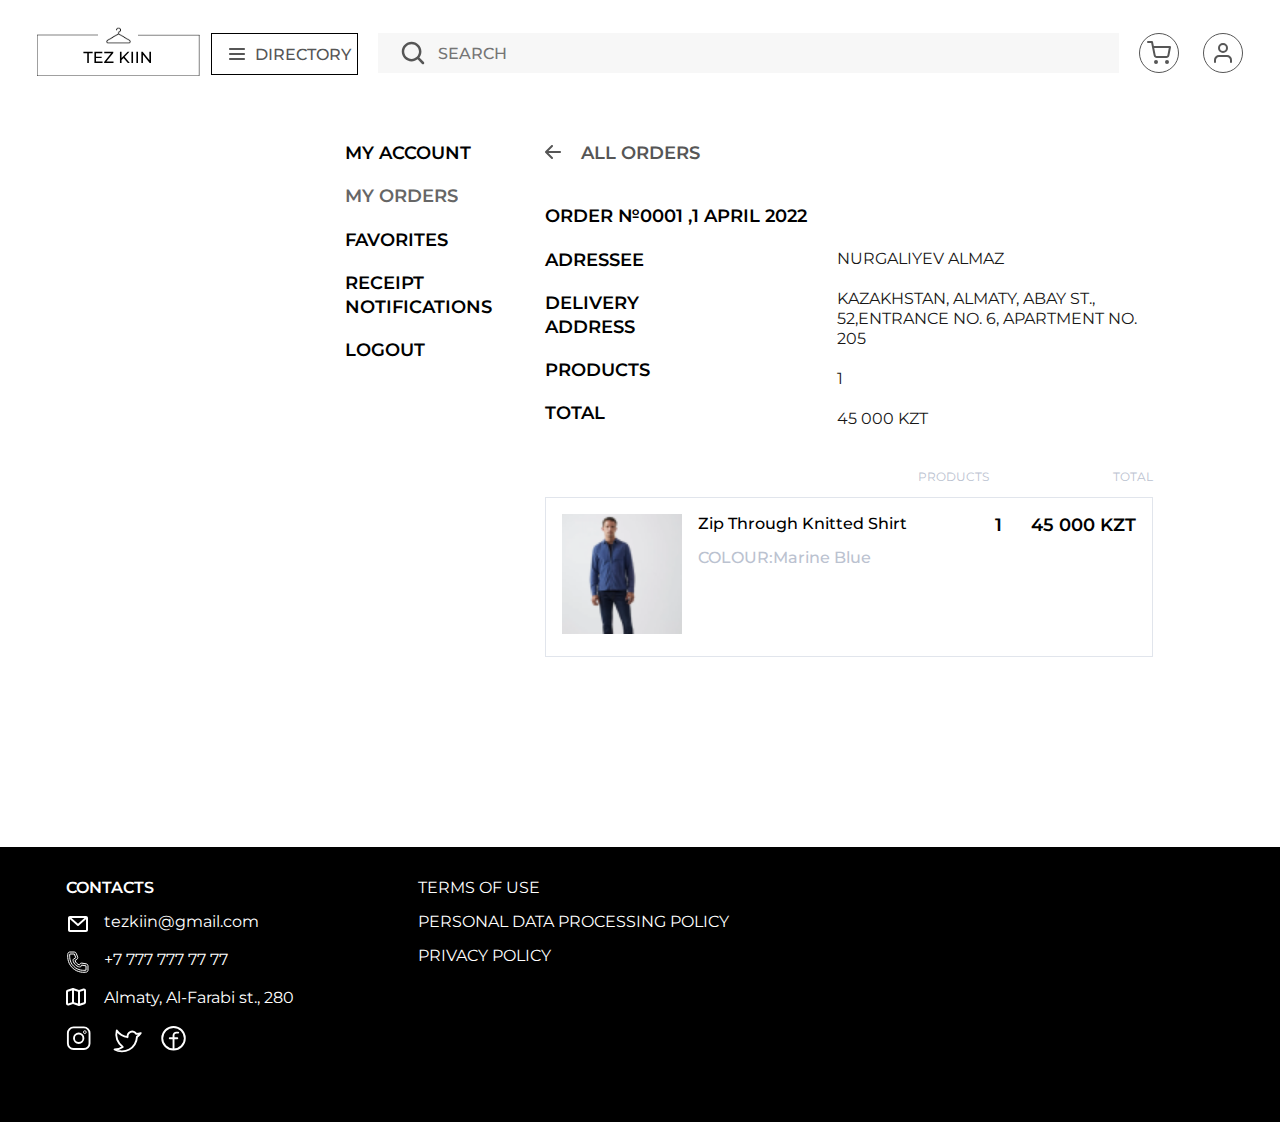
<file: ordel_details.html>
<!DOCTYPE html>
<html lang="en">
<head>
    <meta charset="UTF-8">
    <meta http-equiv="X-UA-Compatible" content="IE=edge">
    <meta name="viewport" content="width=device-width, initial-scale=1.0">
    <link rel="stylesheet" href="style.css">
    <title>Order Details</title>
</head>
<body>
    <!-- SPRITES -->
    <div>
            <svg style="display:none;">
              <symbol id="instagram" viewBox="0 0 33 34">
                <g>
                  <path d="M13 18C15.7614 18 18 15.7614 18 13C18 10.2386 15.7614 8 13 8C10.2386 8 8 10.2386 8 13C8 15.7614 10.2386 18 13 18Z" stroke="white" stroke-width="2" stroke-miterlimit="10"/>
                  <path d="M18.5 1.5H7.5C4.18629 1.5 1.5 4.18629 1.5 7.5V18.5C1.5 21.8137 4.18629 24.5 7.5 24.5H18.5C21.8137 24.5 24.5 21.8137 24.5 18.5V7.5C24.5 4.18629 21.8137 1.5 18.5 1.5Z" stroke="white" stroke-width="2" stroke-linecap="round" stroke-linejoin="round"/>
                  <path d="M19.5 8C20.3284 8 21 7.32843 21 6.5C21 5.67157 20.3284 5 19.5 5C18.6716 5 18 5.67157 18 6.5C18 7.32843 18.6716 8 19.5 8Z" stroke="white"/>
                </g>
              </symbol>
            </svg>
            <svg style="display:none;">
              <symbol id="twitter" viewBox="0 0 33 34">
                <g>
                  <path d="M30.0007 7.58268C28.912 9.14125 27.5538 10.4929 25.9899 11.5739L25.9899 11.5739C25.891 14.3077 25.093 16.9706 23.672 19.3083C22.2511 21.6459 20.2547 23.5804 17.8734 24.9269C15.4921 26.2735 12.8054 26.9872 10.0698 27C7.3342 27.0127 4.64098 26.324 2.24725 24.9997L2.24807 24.9982C5.37387 24.9549 8.41777 23.9924 11.0002 22.2307L11.0001 22.2308C8.23571 20.3467 6.13028 17.6447 4.97896 14.5037C3.82764 11.3627 3.68817 7.94011 4.58008 4.71582L4.58004 4.71585C5.85749 6.68317 7.55194 8.34551 9.54334 9.5851C11.5347 10.8247 13.7744 11.6112 16.1036 11.8889L16.1032 11.889C15.8579 10.7197 16.0393 9.50132 16.6145 8.45423C17.1898 7.40714 18.1208 6.60056 19.2392 6.18046C20.3576 5.76037 21.5895 5.75452 22.7118 6.16397C23.8341 6.57341 24.7728 7.37111 25.358 8.41269L25.358 8.41324C26.938 8.36609 28.5024 8.08623 30.0007 7.58268" stroke="white" stroke-width="2" stroke-linecap="round" stroke-linejoin="round"/>
                </g>
              </symbol>
            </svg>
            <svg style="display:none;">
              <symbol id="facebook" viewBox="0 0 33 34">
                <g>
                  <path d="M16 25C22.6274 25 28 19.6274 28 13C28 6.37258 22.6274 1 16 1C9.37258 1 4 6.37258 4 13C4 19.6274 9.37258 25 16 25Z" stroke="white" stroke-width="2" stroke-linecap="round" stroke-linejoin="round"/>
                  <path d="M21 7H19C18.2044 7 17.4413 7.31607 16.8787 7.87868C16.3161 8.44129 16 9.20435 16 10V24" stroke="white" stroke-width="2" stroke-linecap="round" stroke-linejoin="round"/>
                  <path d="M12 13H20" stroke="white" stroke-width="2" stroke-linecap="round" stroke-linejoin="round"/>
                </g>
              </symbol>
            </svg>
            <svg style="display:none;">
              <symbol id="email" viewBox="0 0 24 24">
                <g>
                  <path d="M2 6C2 4.89543 2.89543 4 4 4H20C21.1046 4 22 4.89543 22 6V18C22 19.1046 21.1046 20 20 20H4C2.89543 20 2 19.1046 2 18V6ZM5.51859 6L12 11.6712L18.4814 6H5.51859ZM20 7.32877L12.6585 13.7526C12.2815 14.0825 11.7185 14.0825 11.3415 13.7526L4 7.32877V18H20V7.32877Z" fill="white"/>
                </g>
              </symbol>
            </svg>
            <svg style="display:none;">
              <symbol id="call" viewBox="0 0 24 24">
                <g>
                  <path stroke="white" d="M3.83301 4H8.32295L9.77016 7.61803L7.44528 9.16795C7.16708 9.35342 6.99998 9.66565 6.99998 10C7.00252 10.0936 6.99998 10.001 6.99998 10.001L6.99998 10.002L6.99999 10.0043L7.00002 10.0093L7.00017 10.0217C7.00032 10.0309 7.00057 10.0421 7.00099 10.0552C7.00184 10.0814 7.00337 10.1153 7.0061 10.1564C7.01158 10.2385 7.02189 10.3494 7.04128 10.4852C7.08004 10.7565 7.15526 11.1281 7.3013 11.5662C7.59453 12.4459 8.17071 13.5849 9.29288 14.7071C10.415 15.8293 11.554 16.4054 12.4338 16.6987C12.8719 16.8447 13.2435 16.9199 13.5148 16.9587C13.6505 16.9781 13.7615 16.9884 13.8436 16.9939C13.8847 16.9966 13.9186 16.9981 13.9448 16.999C13.9579 16.9994 13.9691 16.9997 13.9783 16.9998L13.9906 17L13.9957 17L13.9979 17L13.999 17C13.999 17 14.1106 16.9939 14 17C14.3788 17 14.725 16.786 14.8944 16.4472L15.5641 15.1078L20 15.8471V20.167C17.8889 20.4723 12.1874 20.7732 7.70709 16.2929C3.22679 11.8126 3.5277 6.1111 3.83301 4ZM9.07363 10.4861L10.8796 9.28213C11.6665 8.75751 11.9784 7.75338 11.6271 6.87525L10.1799 3.25722C9.87617 2.4979 9.14076 2 8.32295 2H3.78076C2.87225 2 2.01707 2.63116 1.86792 3.6169C1.52861 5.8595 1.06677 12.481 6.29288 17.7071C11.519 22.9332 18.1405 22.4714 20.3831 22.1321C21.3688 21.9829 22 21.1277 22 20.2192V15.8471C22 14.8694 21.2932 14.0351 20.3288 13.8743L15.8929 13.135C15.0268 12.9907 14.1679 13.4281 13.7753 14.2134L13.4288 14.9064C13.3199 14.8796 13.1983 14.8453 13.0662 14.8013C12.4459 14.5946 11.5849 14.1707 10.7071 13.2929C9.82925 12.4151 9.40543 11.5541 9.19867 10.9338C9.14279 10.7662 9.10257 10.6154 9.07363 10.4861Z" fill="#0D0D0D"/>
                </g>
              </symbol>
            </svg>
            <svg style="display:none;">
              <symbol id="map" viewBox="0 0 24 24">
                <g>
                  <path d="M6.68377 0.0513167C6.88904 -0.0171056 7.11096 -0.0171056 7.31623 0.0513167L13 1.94591L17.3675 0.490059C18.6626 0.0583717 20 1.02231 20 2.38743V14.2792C20 15.1401 19.4491 15.9044 18.6325 16.1766L13.3162 17.9487C13.111 18.0171 12.889 18.0171 12.6838 17.9487L7 16.0541L2.63246 17.5099C1.33739 17.9416 0 16.9777 0 15.6126V3.72076C0 2.8599 0.55086 2.09562 1.36754 1.82339L6.68377 0.0513167ZM8 14.2792L12 15.6126V3.72076L8 2.38743V14.2792ZM6 2.38743L2 3.72076V15.6126L6 14.2792V2.38743ZM14 3.72076V15.6126L18 14.2792V2.38743L14 3.72076Z" fill="white"/>
                </g>
              </symbol>
            </svg>
    </div>
    <div class='wrapper'>
        <header>
            <a href="index.html">
                <div class='logo'>
                    <img src="img/Group 700.svg" alt="">
                </div>
            </a>
            <a href="directory.html">
                <div class='directory' style="margin-top:9px">
                    <img src="img/Icon.svg" width="16px" height="12px" alt="">
                    <span>DIRECTORY</span>
                </div>
            </a>
            <div class='search' style="margin-top:9px">
                <img src="img/search.svg" alt="">
                <input type="text" placeholder="SEARCH"/>
            </div>
            <div class="components" style="margin-top:9px">
                <img src="img/Component 1.svg" style="margin-right: 20px; cursor: pointer;" alt="">
                <a href="#" class="popup-link"><img src="img/icon-profile.svg" style="cursor: pointer;" alt=""></a>
            </div>
        </header>
    </div>

    <div class="myacc_tabs" style="margin:44px 0 170px 345px;">
        <div class="tabs__nav">
            <a class="tabs__nav-btn" href="my-account_page.html">MY ACCOUNT</a>
            <a class="tabs__nav-btn active" href="my_orders_page.html">MY ORDERS</a>
            <a class="tabs__nav-btn" data-tab="#tab_1">FAVORITES</a>
            <a class="tabs__nav-btn" data-tab="#tab_2">RECEIPT<br> NOTIFICATIONS</a>
            <a class="tabs__nav-btn" data-tab="#tab_3">LOGOUT</a>
        </div>
        <div class="tabs__content">
            <div class="tabs__item">
                <span style="font-weight: 600;
                font-size: 18px;
                line-height: 22px;
                color: #000000;
                ">MY ACCOUNT</span>
                <div class="pole">
                    <span>First Name</span>
                    <input type="text" placeholder="Name">
                </div>
                <div class="pole">
                    <span>E-mail</span>
                    <input type="text" placeholder="E-mail">
                </div>
                <div class="pole">
                    <span>Phone Number</span>
                    <input type="text" placeholder="Phone Number">
                </div>
                <div style="font-weight: 500;font-size: 16px;line-height: 20px; cursor:pointer; margin-top:20px;">
                    <a href="#" style="color: #000000; text-decoration: none; margin-right: 15px;">Password:</a><a href="#popup" class="popup-link" style="color: #565656; text-decoration: none;">Change Password</a>
                </div>
            </div>
            <div class="parametres">
                <span style="font-weight: 600;
                font-size: 18px;
                line-height: 22px;
                color: #000000;
                ">MY PARAMETERS</span>
                <div class="pole">
                    <span>Bust Inches</span>
                    <input type="text" placeholder="">
                </div>
                <div class="pole">
                    <span>Waist Inches</span>
                    <input type="text" placeholder="">
                </div>
                <div class="pole">
                    <span>Hip Inches</span>
                    <input type="text" placeholder="">
                </div>
            </div>
           <div class="save-btn">
            <button>Save</button>
           </div>
        </div>
        <div class="tabs__content active">
            <div class="tabs__item">
                <div class="all_orders">
                    <div>
                        <a href="my_orders_page.html">
                            <img src="img/arrow (2).svg" alt="">
                            <span>ALL ORDERS</span>
                        </a>
                    </div>
                </div>
                <div class="order-item active">
                    <div class="details">
                        <div id="ordernum">ORDER №0001  ,1 APRIL 2022 </div>
                        <div>
                            <div id="itms">
                                <div id="address">ADRESSEE</div>
                                <div id="delivery address">DELIVERY ADDRESS</div>
                                <div id="products">PRODUCTS</div>
                                <div id="total">TOTAL</div>
                            </div>
                            <div id="reslt">
                                <div id="address">NURGALIYEV ALMAZ</div>
                                <div id="delivery address">KAZAKHSTAN, ALMATY, ABAY ST., 52,ENTRANCE NO. 6, APARTMENT NO. 205 </div>
                                <div id="products">1</div>
                                <div id="total">45 000 KZT</div>
                            </div>
                        </div>
                    </div>
                    <div class="order_info">
                        <div class="in">
                            <span></span>
                            <span></span>
                            <span></span>
                            <span>PRODUCTS</span>
                            <span>TOTAL</span>
                        </div>
                        <div class="orders">
                            <div class="no" style="display: flex; flex-direction: row;">
                                <img src="img/man/image.png" width="120px" height="120px" alt="">
                                <div class="product-info">
                                    <div>Zip Through Knitted Shirt </div>
                                    <div class="prod">COLOUR:Marine Blue</div>
                                </div>
                            </div>
                            <div></div>
                            <div></div>
                            <div class="products">1</div>
                            <div class="total">45 000 KZT</div>
                        </div>
                        
                        
                    </div>
                </div>
        </div>
        </div>
        <div class="tabs__content" id="tab_1">
            <div class="tabs__item">
                <p style="font-weight: 600;
                font-size: 18px;
                line-height: 22px;
                color: #000000; margin-right: 15px; cursor: pointer;
                ">FAVORITES</p>
                <div class="favs">
                    <div class="favs-item">
                        <img src="img/Frame 352-1.png" width="238px" height="238px" alt="">
                        <span class="favs-name" style="font-weight: 600;font-size: 16px;line-height: 20px;color: #000000;margin-top: 20px">TALLIN LEATHER CROC BAG</span>
                        <span class="favs-price" style="font-weight: 700;font-size: 18px;line-height: 22px;color: #000000;margin-top: 30px">70 000 KZT</span>
                        <button style="padding: 10px 20px;background: #565656;border: 1px solid #565656; color:#fff;width: 147px;
                        font-weight: 600;font-size: 16px;line-height: 20px; margin:20px 0; cursor: pointer;">ADD TO BAG</button>
                    </div>
                </div>

           
        </div>
        </div>
        <div class="tabs__content" id="tab_2">
            <div class="tabs__item">
                <p style="font-weight: 600;
                font-size: 18px;
                line-height: 22px;
                color: #000000; margin-right: 15px; cursor: pointer;
                ">RECEIPT NOTIFICATIONS</p>
                <p style="margin-top:30px">Product Is In Stock</p>
                <div class="favs">
                    <div class="favs-item">
                        <img src="img/Frame 352-1.png" width="238px" height="238px" alt="">
                        <span class="favs-name" style="font-weight: 600;font-size: 16px;line-height: 20px;color: #000000;margin-top: 20px">TALLIN LEATHER CROC BAG</span>
                        <span class="favs-price" style="font-weight: 700;font-size: 18px;line-height: 22px;color: #000000;margin-top: 30px">70 000 KZT</span>
                        <button style="padding: 10px 20px;background: #565656;border: 1px solid #565656; color:#fff;width: 147px;
                        font-weight: 600;font-size: 16px;line-height: 20px; margin:20px 0; cursor: pointer;">ADD TO BAG</button>
                    </div>
                </div>

           
        </div>
        </div>
        <div class="popup" id="popup">
            <div class="popup_body">
                <div class="popup_content">
                    <a href="" class="popup__close"></a> 
                    <div class="popup__title">Change Password</div>  
                    <div class="pole">
                        <span>Current Password</span>
                        <input type="text" placeholder="">
                    </div>
                    <div class="pole">
                        <span>New Password</span>
                        <input type="text" placeholder="">
                    </div>
                    <div class="pole">
                        <span>Confirm Password</span>
                        <input type="text" placeholder="">
                    </div>
                    
                    <div class="save-btn">
                        <button>Change</button>
                    </div>
                </div>
            </div>
        </div>
    </div>
    <footer>
        <div>
          <div class="contacts">CONTACTS</div>
          <div class="info">
            <svg class="social_icon">
              <use xlink:href="#email"></use>
            </svg>
            <span>tezkiin@gmail.com</span>
          </div>
          <div class="info">
            <svg class="social_icon">
              <use xlink:href="#call"></use>
            </svg>
            <span>+7 777 777 77 77</span>
          </div>
          <div class="info">
            <svg class="social_icon">
              <use xlink:href="#map"></use>
            </svg>
            <span>Almaty, Al-Farabi st., 280</span>
          </div>
          <div class="info" style="margin-bottom: 50px">
            <svg class="social_icon1">
              <use xlink:href="#instagram"></use>
            </svg>
            <svg class="social_icon1">
              <use xlink:href="#twitter"></use>
            </svg>
            <svg class="social_icon1">
              <use xlink:href="#facebook"></use>
            </svg>
          </div>
        </div>
        <div class="privac">
          <span>TERMS OF USE</span>
          <span>PERSONAL DATA PROCESSING POLICY</span>
          <span>PRIVACY POLICY</span>
        </div>
      </footer>  
    <script src="app.js"></script>
    <script src="js/tabs.js"></script>
    <script src="js/popup.js"></script>
</body>
</html>
</file>
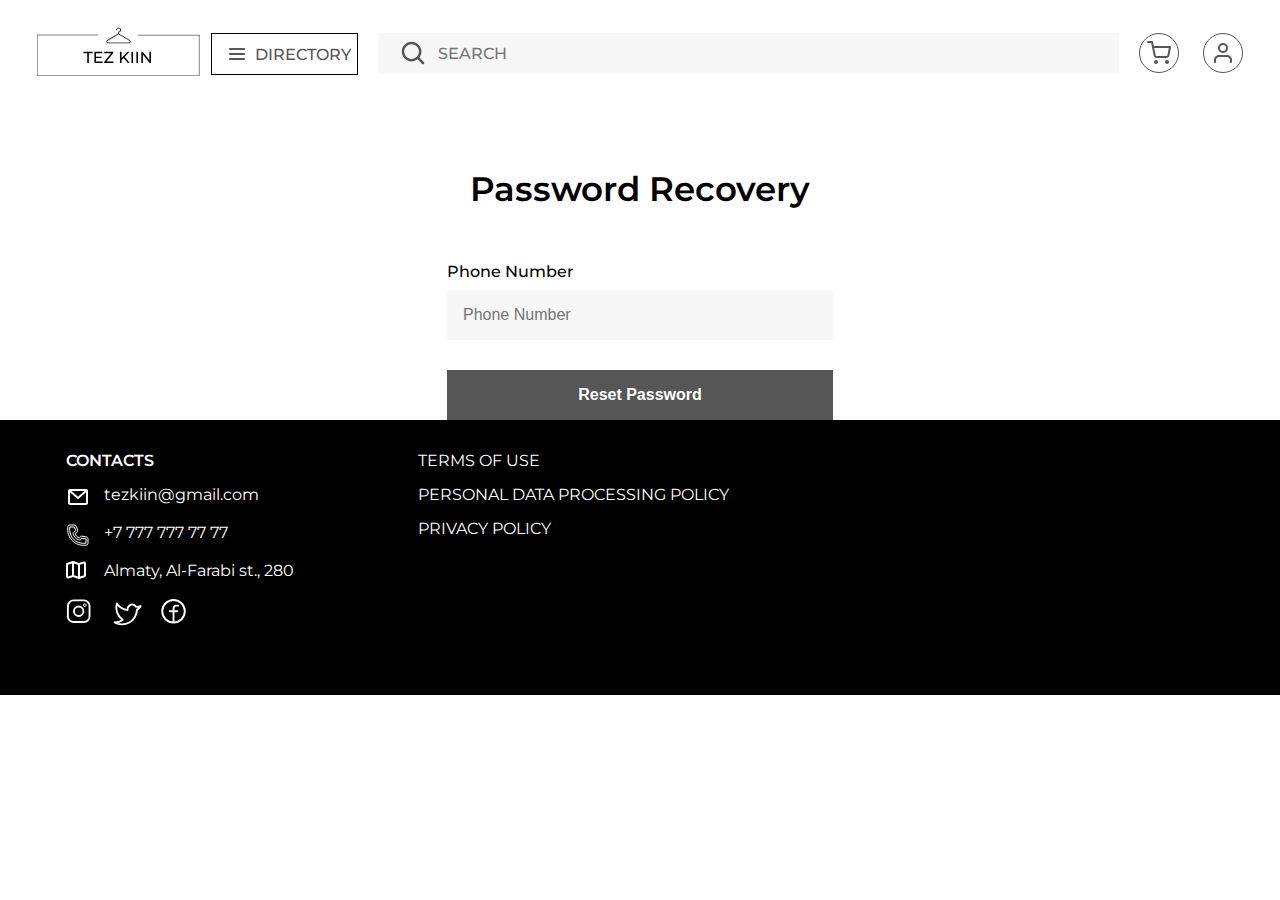
<file: reset_pass.html>
<!DOCTYPE html>
<html lang="en">
<head>
    <meta charset="UTF-8">
    <meta http-equiv="X-UA-Compatible" content="IE=edge">
    <meta name="viewport" content="width=device-width, initial-scale=1.0">
    <link rel="stylesheet" href="style.css">
    <link rel="stylesheet" href="https://cdn.jsdelivr.net/npm/swiper@9/swiper-bundle.min.css"/>
    <title>Reset Password</title>
</head>
<body>
  <!-- SPRITES -->
  <div>
    <svg style="display:none;">
      <symbol id="instagram" viewBox="0 0 33 34">
        <g>
          <path d="M13 18C15.7614 18 18 15.7614 18 13C18 10.2386 15.7614 8 13 8C10.2386 8 8 10.2386 8 13C8 15.7614 10.2386 18 13 18Z" stroke="white" stroke-width="2" stroke-miterlimit="10"/>
          <path d="M18.5 1.5H7.5C4.18629 1.5 1.5 4.18629 1.5 7.5V18.5C1.5 21.8137 4.18629 24.5 7.5 24.5H18.5C21.8137 24.5 24.5 21.8137 24.5 18.5V7.5C24.5 4.18629 21.8137 1.5 18.5 1.5Z" stroke="white" stroke-width="2" stroke-linecap="round" stroke-linejoin="round"/>
          <path d="M19.5 8C20.3284 8 21 7.32843 21 6.5C21 5.67157 20.3284 5 19.5 5C18.6716 5 18 5.67157 18 6.5C18 7.32843 18.6716 8 19.5 8Z" stroke="white"/>
        </g>
      </symbol>
    </svg>
    <svg style="display:none;">
      <symbol id="twitter" viewBox="0 0 33 34">
        <g>
          <path d="M30.0007 7.58268C28.912 9.14125 27.5538 10.4929 25.9899 11.5739L25.9899 11.5739C25.891 14.3077 25.093 16.9706 23.672 19.3083C22.2511 21.6459 20.2547 23.5804 17.8734 24.9269C15.4921 26.2735 12.8054 26.9872 10.0698 27C7.3342 27.0127 4.64098 26.324 2.24725 24.9997L2.24807 24.9982C5.37387 24.9549 8.41777 23.9924 11.0002 22.2307L11.0001 22.2308C8.23571 20.3467 6.13028 17.6447 4.97896 14.5037C3.82764 11.3627 3.68817 7.94011 4.58008 4.71582L4.58004 4.71585C5.85749 6.68317 7.55194 8.34551 9.54334 9.5851C11.5347 10.8247 13.7744 11.6112 16.1036 11.8889L16.1032 11.889C15.8579 10.7197 16.0393 9.50132 16.6145 8.45423C17.1898 7.40714 18.1208 6.60056 19.2392 6.18046C20.3576 5.76037 21.5895 5.75452 22.7118 6.16397C23.8341 6.57341 24.7728 7.37111 25.358 8.41269L25.358 8.41324C26.938 8.36609 28.5024 8.08623 30.0007 7.58268" stroke="white" stroke-width="2" stroke-linecap="round" stroke-linejoin="round"/>
        </g>
      </symbol>
    </svg>
    <svg style="display:none;">
      <symbol id="facebook" viewBox="0 0 33 34">
        <g>
          <path d="M16 25C22.6274 25 28 19.6274 28 13C28 6.37258 22.6274 1 16 1C9.37258 1 4 6.37258 4 13C4 19.6274 9.37258 25 16 25Z" stroke="white" stroke-width="2" stroke-linecap="round" stroke-linejoin="round"/>
          <path d="M21 7H19C18.2044 7 17.4413 7.31607 16.8787 7.87868C16.3161 8.44129 16 9.20435 16 10V24" stroke="white" stroke-width="2" stroke-linecap="round" stroke-linejoin="round"/>
          <path d="M12 13H20" stroke="white" stroke-width="2" stroke-linecap="round" stroke-linejoin="round"/>
        </g>
      </symbol>
    </svg>
    <svg style="display:none;">
      <symbol id="email" viewBox="0 0 24 24">
        <g>
          <path d="M2 6C2 4.89543 2.89543 4 4 4H20C21.1046 4 22 4.89543 22 6V18C22 19.1046 21.1046 20 20 20H4C2.89543 20 2 19.1046 2 18V6ZM5.51859 6L12 11.6712L18.4814 6H5.51859ZM20 7.32877L12.6585 13.7526C12.2815 14.0825 11.7185 14.0825 11.3415 13.7526L4 7.32877V18H20V7.32877Z" fill="white"/>
        </g>
      </symbol>
    </svg>
    <svg style="display:none;">
      <symbol id="call" viewBox="0 0 24 24">
        <g>
          <path stroke="white" d="M3.83301 4H8.32295L9.77016 7.61803L7.44528 9.16795C7.16708 9.35342 6.99998 9.66565 6.99998 10C7.00252 10.0936 6.99998 10.001 6.99998 10.001L6.99998 10.002L6.99999 10.0043L7.00002 10.0093L7.00017 10.0217C7.00032 10.0309 7.00057 10.0421 7.00099 10.0552C7.00184 10.0814 7.00337 10.1153 7.0061 10.1564C7.01158 10.2385 7.02189 10.3494 7.04128 10.4852C7.08004 10.7565 7.15526 11.1281 7.3013 11.5662C7.59453 12.4459 8.17071 13.5849 9.29288 14.7071C10.415 15.8293 11.554 16.4054 12.4338 16.6987C12.8719 16.8447 13.2435 16.9199 13.5148 16.9587C13.6505 16.9781 13.7615 16.9884 13.8436 16.9939C13.8847 16.9966 13.9186 16.9981 13.9448 16.999C13.9579 16.9994 13.9691 16.9997 13.9783 16.9998L13.9906 17L13.9957 17L13.9979 17L13.999 17C13.999 17 14.1106 16.9939 14 17C14.3788 17 14.725 16.786 14.8944 16.4472L15.5641 15.1078L20 15.8471V20.167C17.8889 20.4723 12.1874 20.7732 7.70709 16.2929C3.22679 11.8126 3.5277 6.1111 3.83301 4ZM9.07363 10.4861L10.8796 9.28213C11.6665 8.75751 11.9784 7.75338 11.6271 6.87525L10.1799 3.25722C9.87617 2.4979 9.14076 2 8.32295 2H3.78076C2.87225 2 2.01707 2.63116 1.86792 3.6169C1.52861 5.8595 1.06677 12.481 6.29288 17.7071C11.519 22.9332 18.1405 22.4714 20.3831 22.1321C21.3688 21.9829 22 21.1277 22 20.2192V15.8471C22 14.8694 21.2932 14.0351 20.3288 13.8743L15.8929 13.135C15.0268 12.9907 14.1679 13.4281 13.7753 14.2134L13.4288 14.9064C13.3199 14.8796 13.1983 14.8453 13.0662 14.8013C12.4459 14.5946 11.5849 14.1707 10.7071 13.2929C9.82925 12.4151 9.40543 11.5541 9.19867 10.9338C9.14279 10.7662 9.10257 10.6154 9.07363 10.4861Z" fill="#0D0D0D"/>
        </g>
      </symbol>
    </svg>
    <svg style="display:none;">
      <symbol id="map" viewBox="0 0 24 24">
        <g>
          <path d="M6.68377 0.0513167C6.88904 -0.0171056 7.11096 -0.0171056 7.31623 0.0513167L13 1.94591L17.3675 0.490059C18.6626 0.0583717 20 1.02231 20 2.38743V14.2792C20 15.1401 19.4491 15.9044 18.6325 16.1766L13.3162 17.9487C13.111 18.0171 12.889 18.0171 12.6838 17.9487L7 16.0541L2.63246 17.5099C1.33739 17.9416 0 16.9777 0 15.6126V3.72076C0 2.8599 0.55086 2.09562 1.36754 1.82339L6.68377 0.0513167ZM8 14.2792L12 15.6126V3.72076L8 2.38743V14.2792ZM6 2.38743L2 3.72076V15.6126L6 14.2792V2.38743ZM14 3.72076V15.6126L18 14.2792V2.38743L14 3.72076Z" fill="white"/>
        </g>
      </symbol>
    </svg>
  </div>
    <div class='wrapper'>
        <header>
            <a href="index.html">
                <div class='logo'>
                    <img src="img/Group 700.svg" alt="">
                </div>
            </a>
            <a href="directory.html">
                <div class='directory' style="margin-top:9px">
                    <img src="img/Icon.svg" width="16px" height="12px" alt="">
                    <span>DIRECTORY</span>
                </div>
            </a>
            <div class='search' style="margin-top:9px">
                <img src="img/search.svg" alt="">
                <input type="text" placeholder="SEARCH"/>
            </div>
            <div class="components" style="margin-top:9px">
                <img src="img/Component 1.svg" style="margin-right: 20px; cursor: pointer;" alt="">
                <a href="#popup" class="popup-link"><img src="img/icon-profile.svg" style="cursor: pointer;" alt=""></a>
            </div>
        </header>
    </div>

    <div style="display: flex; justify-content: center; margin: 70px 0 30px 0;">
        <div style="font-size: 34px; font-weight: 600;">
            Password Recovery
        </div>
    </div>
    <div class="container">
        <div>
            <div class="nums">
              <div class="pole">
                <span>Phone Number</span>
                <input type="tel" class="phone_num" placeholder="Phone Number" />
              </div>
            </div>
              <div class="reset_pass">
                <div class="pole">
                    <span>New Password</span>
                    <input type="password" placeholder="New Password" />
                    
                </div>
                <div class="pole">
                    <span>Password</span>
                    <div style="position: relative">
                    <input
                        type="password"
                        id="password-input"
                        placeholder="Password"
                        name="password"
                    />
                    </div>
                </div>
            </div>
            <div>
                <button class="reset_pass_btn" onclick="myFunction()">Reset Password</button>
            </div>
        </div>
    </div>

 

    <footer>
        <div>
          <div class="contacts">CONTACTS</div>
          <div class="info">
            <svg class="social_icon">
              <use xlink:href="#email"></use>
            </svg>
            <span>tezkiin@gmail.com</span>
          </div>
          <div class="info">
            <svg class="social_icon">
              <use xlink:href="#call"></use>
            </svg>
            <span>+7 777 777 77 77</span>
          </div>
          <div class="info">
            <svg class="social_icon">
              <use xlink:href="#map"></use>
            </svg>
            <span>Almaty, Al-Farabi st., 280</span>
          </div>
          <div class="info" style="margin-bottom: 50px">
            <svg class="social_icon1">
              <use xlink:href="#instagram"></use>
            </svg>
            <svg class="social_icon1">
              <use xlink:href="#twitter"></use>
            </svg>
            <svg class="social_icon1">
              <use xlink:href="#facebook"></use>
            </svg>
          </div>
        </div>
        <div class="privac">
          <span>TERMS OF USE</span>
          <span>PERSONAL DATA PROCESSING POLICY</span>
          <span>PRIVACY POLICY</span>
        </div>
      </footer>
    <script>
        const reset_passBtn = document.querySelector('.reset_pass_btn');
        let reset_pass = document.querySelector('.reset_pass');
        let nums = document.querySelector(".nums");
        function myFunction() {
            nums.classList.add("block");
            reset_pass.classList.add("active");
        }
        
    </script>
  <script src="https://ajax.googleapis.com/ajax/libs/jquery/2.2.0/jquery.min.js"></script>
  <script src="js/jquery.maskedinput.min.js"></script>
  <script>
    $(document).ready(function() {
        $('.phone_num').mask("+7 (999)-999-99-99");
    });
  </script>
</body>
</file>
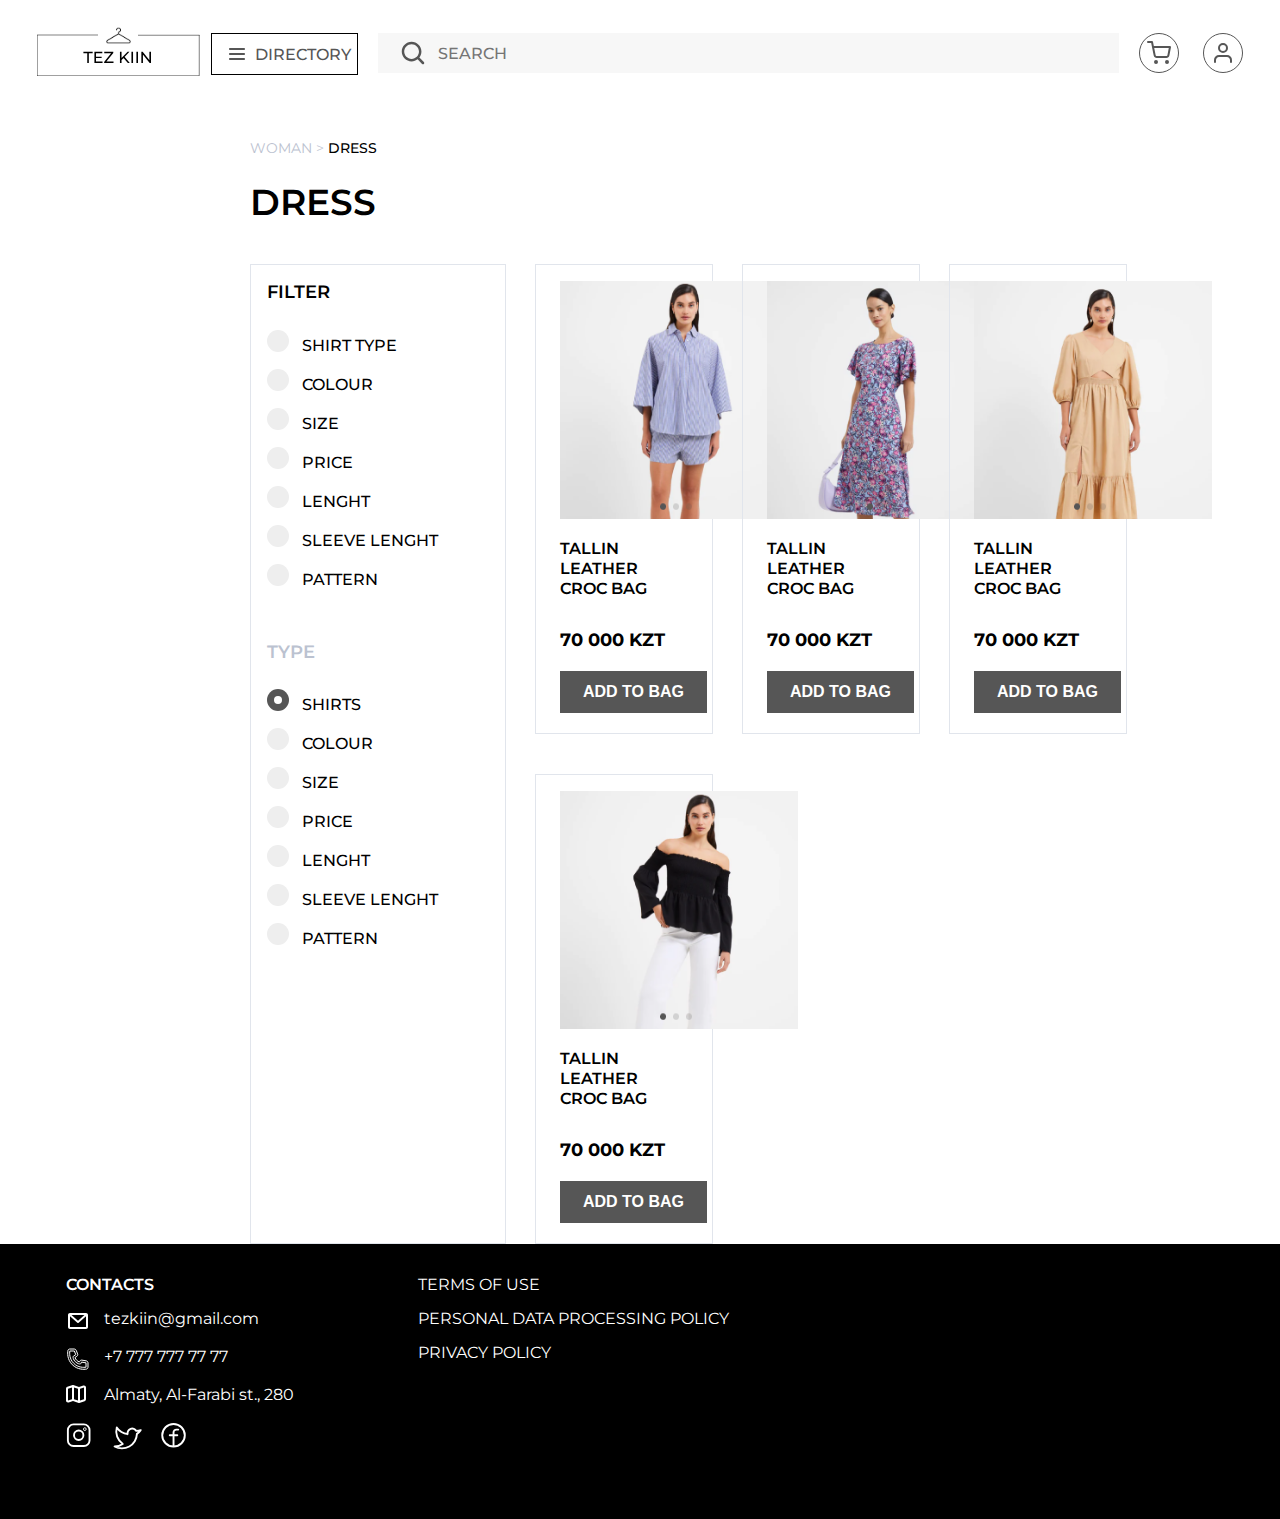
<file: woman.html>
<!DOCTYPE html>
<html lang="en">
<head>
    <meta charset="UTF-8">
    <meta http-equiv="X-UA-Compatible" content="IE=edge">
    <meta name="viewport" content="width=device-width, initial-scale=1.0">
    <link rel="stylesheet" href="style.css">
    <link rel="stylesheet" href="https://cdn.jsdelivr.net/npm/swiper@9/swiper-bundle.min.css"/>
    <title>MAN</title>
</head>
<body>
  <!-- SPRITES -->
  <div>
    <svg style="display:none;">
      <symbol id="instagram" viewBox="0 0 33 34">
        <g>
          <path d="M13 18C15.7614 18 18 15.7614 18 13C18 10.2386 15.7614 8 13 8C10.2386 8 8 10.2386 8 13C8 15.7614 10.2386 18 13 18Z" stroke="white" stroke-width="2" stroke-miterlimit="10"/>
          <path d="M18.5 1.5H7.5C4.18629 1.5 1.5 4.18629 1.5 7.5V18.5C1.5 21.8137 4.18629 24.5 7.5 24.5H18.5C21.8137 24.5 24.5 21.8137 24.5 18.5V7.5C24.5 4.18629 21.8137 1.5 18.5 1.5Z" stroke="white" stroke-width="2" stroke-linecap="round" stroke-linejoin="round"/>
          <path d="M19.5 8C20.3284 8 21 7.32843 21 6.5C21 5.67157 20.3284 5 19.5 5C18.6716 5 18 5.67157 18 6.5C18 7.32843 18.6716 8 19.5 8Z" stroke="white"/>
        </g>
      </symbol>
    </svg>
    <svg style="display:none;">
      <symbol id="twitter" viewBox="0 0 33 34">
        <g>
          <path d="M30.0007 7.58268C28.912 9.14125 27.5538 10.4929 25.9899 11.5739L25.9899 11.5739C25.891 14.3077 25.093 16.9706 23.672 19.3083C22.2511 21.6459 20.2547 23.5804 17.8734 24.9269C15.4921 26.2735 12.8054 26.9872 10.0698 27C7.3342 27.0127 4.64098 26.324 2.24725 24.9997L2.24807 24.9982C5.37387 24.9549 8.41777 23.9924 11.0002 22.2307L11.0001 22.2308C8.23571 20.3467 6.13028 17.6447 4.97896 14.5037C3.82764 11.3627 3.68817 7.94011 4.58008 4.71582L4.58004 4.71585C5.85749 6.68317 7.55194 8.34551 9.54334 9.5851C11.5347 10.8247 13.7744 11.6112 16.1036 11.8889L16.1032 11.889C15.8579 10.7197 16.0393 9.50132 16.6145 8.45423C17.1898 7.40714 18.1208 6.60056 19.2392 6.18046C20.3576 5.76037 21.5895 5.75452 22.7118 6.16397C23.8341 6.57341 24.7728 7.37111 25.358 8.41269L25.358 8.41324C26.938 8.36609 28.5024 8.08623 30.0007 7.58268" stroke="white" stroke-width="2" stroke-linecap="round" stroke-linejoin="round"/>
        </g>
      </symbol>
    </svg>
    <svg style="display:none;">
      <symbol id="facebook" viewBox="0 0 33 34">
        <g>
          <path d="M16 25C22.6274 25 28 19.6274 28 13C28 6.37258 22.6274 1 16 1C9.37258 1 4 6.37258 4 13C4 19.6274 9.37258 25 16 25Z" stroke="white" stroke-width="2" stroke-linecap="round" stroke-linejoin="round"/>
          <path d="M21 7H19C18.2044 7 17.4413 7.31607 16.8787 7.87868C16.3161 8.44129 16 9.20435 16 10V24" stroke="white" stroke-width="2" stroke-linecap="round" stroke-linejoin="round"/>
          <path d="M12 13H20" stroke="white" stroke-width="2" stroke-linecap="round" stroke-linejoin="round"/>
        </g>
      </symbol>
    </svg>
    <svg style="display:none;">
      <symbol id="email" viewBox="0 0 24 24">
        <g>
          <path d="M2 6C2 4.89543 2.89543 4 4 4H20C21.1046 4 22 4.89543 22 6V18C22 19.1046 21.1046 20 20 20H4C2.89543 20 2 19.1046 2 18V6ZM5.51859 6L12 11.6712L18.4814 6H5.51859ZM20 7.32877L12.6585 13.7526C12.2815 14.0825 11.7185 14.0825 11.3415 13.7526L4 7.32877V18H20V7.32877Z" fill="white"/>
        </g>
      </symbol>
    </svg>
    <svg style="display:none;">
      <symbol id="call" viewBox="0 0 24 24">
        <g>
          <path stroke="white" d="M3.83301 4H8.32295L9.77016 7.61803L7.44528 9.16795C7.16708 9.35342 6.99998 9.66565 6.99998 10C7.00252 10.0936 6.99998 10.001 6.99998 10.001L6.99998 10.002L6.99999 10.0043L7.00002 10.0093L7.00017 10.0217C7.00032 10.0309 7.00057 10.0421 7.00099 10.0552C7.00184 10.0814 7.00337 10.1153 7.0061 10.1564C7.01158 10.2385 7.02189 10.3494 7.04128 10.4852C7.08004 10.7565 7.15526 11.1281 7.3013 11.5662C7.59453 12.4459 8.17071 13.5849 9.29288 14.7071C10.415 15.8293 11.554 16.4054 12.4338 16.6987C12.8719 16.8447 13.2435 16.9199 13.5148 16.9587C13.6505 16.9781 13.7615 16.9884 13.8436 16.9939C13.8847 16.9966 13.9186 16.9981 13.9448 16.999C13.9579 16.9994 13.9691 16.9997 13.9783 16.9998L13.9906 17L13.9957 17L13.9979 17L13.999 17C13.999 17 14.1106 16.9939 14 17C14.3788 17 14.725 16.786 14.8944 16.4472L15.5641 15.1078L20 15.8471V20.167C17.8889 20.4723 12.1874 20.7732 7.70709 16.2929C3.22679 11.8126 3.5277 6.1111 3.83301 4ZM9.07363 10.4861L10.8796 9.28213C11.6665 8.75751 11.9784 7.75338 11.6271 6.87525L10.1799 3.25722C9.87617 2.4979 9.14076 2 8.32295 2H3.78076C2.87225 2 2.01707 2.63116 1.86792 3.6169C1.52861 5.8595 1.06677 12.481 6.29288 17.7071C11.519 22.9332 18.1405 22.4714 20.3831 22.1321C21.3688 21.9829 22 21.1277 22 20.2192V15.8471C22 14.8694 21.2932 14.0351 20.3288 13.8743L15.8929 13.135C15.0268 12.9907 14.1679 13.4281 13.7753 14.2134L13.4288 14.9064C13.3199 14.8796 13.1983 14.8453 13.0662 14.8013C12.4459 14.5946 11.5849 14.1707 10.7071 13.2929C9.82925 12.4151 9.40543 11.5541 9.19867 10.9338C9.14279 10.7662 9.10257 10.6154 9.07363 10.4861Z" fill="#0D0D0D"/>
        </g>
      </symbol>
    </svg>
    <svg style="display:none;">
      <symbol id="map" viewBox="0 0 24 24">
        <g>
          <path d="M6.68377 0.0513167C6.88904 -0.0171056 7.11096 -0.0171056 7.31623 0.0513167L13 1.94591L17.3675 0.490059C18.6626 0.0583717 20 1.02231 20 2.38743V14.2792C20 15.1401 19.4491 15.9044 18.6325 16.1766L13.3162 17.9487C13.111 18.0171 12.889 18.0171 12.6838 17.9487L7 16.0541L2.63246 17.5099C1.33739 17.9416 0 16.9777 0 15.6126V3.72076C0 2.8599 0.55086 2.09562 1.36754 1.82339L6.68377 0.0513167ZM8 14.2792L12 15.6126V3.72076L8 2.38743V14.2792ZM6 2.38743L2 3.72076V15.6126L6 14.2792V2.38743ZM14 3.72076V15.6126L18 14.2792V2.38743L14 3.72076Z" fill="white"/>
        </g>
      </symbol>
    </svg>
  </div>
    <div class='wrapper'>
        <header>
            <a href="index.html">
                <div class='logo'>
                    <img src="img/Group 700.svg" alt="">
                </div>
            </a>
            <a href="directory.html">
                <div class='directory' style="margin-top:9px">
                    <img src="img/Icon.svg" width="16px" height="12px" alt="">
                    <span>DIRECTORY</span>
                </div>
            </a>
            <div class='search' style="margin-top:9px">
                <img src="img/search.svg" alt="">
                <input type="text" placeholder="SEARCH"/>
            </div>
            <div class="components" style="margin-top:9px">
                <img src="img/Component 1.svg" style="margin-right: 20px; cursor: pointer;" alt="">
                <a href="#popup" class="popup-link"><img src="img/icon-profile.svg" style="cursor: pointer;" alt=""></a>
            </div>
        </header>
    </div>

    <div style="margin:40px 0 23px 250px;"><a href="" style="font-weight: 400;font-size: 14px;line-height: 130%;color: #BBC2D0;">WOMAN > </a><a href="" style="font-weight: 500;
        font-size: 14px;
        line-height: 130%;
        color: #000000;">DRESS</a></div>
    <div style="margin-left:250px; font-weight: 600;font-size: 36px;line-height: 44px;color: #000000;">DRESS</div>

    <div style="display: flex;">
      <div class="filter">
        <div class="tfilter">
            <span style="font-weight: 600;font-size: 18px;line-height: 130%;color: #000000;">FILTER</span><br>
            <div style="margin-top:25px; margin-bottom: 19px; width: 221px;">
                <label class="round">
                    <input type="radio" checked="checked" name="radio" class="shirt_type">
                    <span class="checkmark"></span>
                    <span>SHIRT TYPE</span>
                </label>
                <label class="round">
                    <input type="radio" name="radio" class="colour">
                    <span class="checkmark"></span>
                    <span>COLOUR</span>
                </label>
                <label class="round">
                    <input type="radio" name="radio" class="size">
                    <span class="checkmark"></span>
                    <span>SIZE</span>
                </label>
                <label class="round">
                    <input type="radio" name="radio" class="price">
                    <span class="checkmark"></span>
                    <span>PRICE</span>
                </label>
                <label class="round">
                    <input type="radio" name="radio" class="length">
                    <span class="checkmark"></span>
                    <span>LENGHT</span>
                </label>
                <label class="round">
                    <input type="radio" name="radio" class="sleeve_length">
                    <span class="checkmark"></span>
                    <span>SLEEVE LENGHT</span>
                </label>
                <label class="round">
                    <input type="radio" name="radio" class="pattern">
                    <span class="checkmark"></span>
                    <span>PATTERN</span>
                </label>
                
            </div>
        </div>
        <div class="type" style="margin-top:50px;">
            <span style="font-weight: 600;font-size: 18px;line-height: 130%;color: #BBC2D0;">TYPE</span><br>
            <div style="margin-top:25px; margin-bottom: 19px; width: 221px;">
                <label class="round">
                    <input type="radio" checked="checked" name="radio" class="shirts">
                    <span class="checkmark"></span>
                    <span>SHIRTS</span>
                </label>
                <label class="round">
                    <input type="radio" name="radio" class="colour">
                    <span class="checkmark"></span>
                    <span>COLOUR</span>
                </label>
                <label class="round">
                    <input type="radio" name="radio" class="size">
                    <span class="checkmark"></span>
                    <span>SIZE</span>
                </label>
                <label class="round">
                    <input type="radio" name="radio" class="price">
                    <span class="checkmark"></span>
                    <span>PRICE</span>
                </label>
                <label class="round">
                    <input type="radio" name="radio" class="length">
                    <span class="checkmark"></span>
                    <span>LENGHT</span>
                </label>
                <label class="round">
                    <input type="radio" name="radio" class="sleeve_length">
                    <span class="checkmark"></span>
                    <span>SLEEVE LENGHT</span>
                </label>
                <label class="round">
                    <input type="radio" name="radio" class="pattern">
                    <span class="checkmark"></span>
                    <span>PATTERN</span>
                </label>
                
            </div>
        </div>
        
        
    </div>
        <div style="display: flex; flex-wrap: wrap; width: 75%;">
                <div style="margin: 0 0 0 29px; width: 23%;">
                    <div class="favs">
                        <div class="favs-item">
                            <img src="img/woman/Frame 352-1.png" width="238px" height="238px" alt="">
                            <span class="favs-name" style="font-weight: 600;font-size: 16px;line-height: 20px;color: #000000;margin-top: 20px">TALLIN LEATHER CROC BAG</span>
                            <span class="favs-price" style="font-weight: 700;font-size: 18px;line-height: 22px;color: #000000;margin-top: 30px">70 000 KZT</span>
                            <button style="padding: 10px 20px;background: #565656;border: 1px solid #565656; color:#fff;width: 147px;
                            font-weight: 600;font-size: 16px;line-height: 20px; margin:20px 0; cursor: pointer;">ADD TO BAG</button>
                        </div>
                    </div>
                </div>
                <div style="margin: 0 0 0 29px;width: 23%;">
                    <div class="favs">
                        <div class="favs-item">
                            <img src="img/woman/Frame 352-2.png" width="238px" height="238px" alt="">
                            <span class="favs-name" style="font-weight: 600;font-size: 16px;line-height: 20px;color: #000000;margin-top: 20px">TALLIN LEATHER CROC BAG</span>
                            <span class="favs-price" style="font-weight: 700;font-size: 18px;line-height: 22px;color: #000000;margin-top: 30px">70 000 KZT</span>
                            <button style="padding: 10px 20px;background: #565656;border: 1px solid #565656; color:#fff;width: 147px;
                            font-weight: 600;font-size: 16px;line-height: 20px; margin:20px 0; cursor: pointer;">ADD TO BAG</button>
                        </div>
                    </div>
                </div>
                <div style="margin: 0 0 0 29px;width: 23%;">
                    <div class="favs">
                        <div class="favs-item">
                            <img src="img/woman/Frame 352-3.png" width="238px" height="238px" alt="">
                            <span class="favs-name" style="font-weight: 600;font-size: 16px;line-height: 20px;color: #000000;margin-top: 20px">TALLIN LEATHER CROC BAG</span>
                            <span class="favs-price" style="font-weight: 700;font-size: 18px;line-height: 22px;color: #000000;margin-top: 30px">70 000 KZT</span>
                            <button style="padding: 10px 20px;background: #565656;border: 1px solid #565656; color:#fff;width: 147px;
                            font-weight: 600;font-size: 16px;line-height: 20px; margin:20px 0; cursor: pointer;">ADD TO BAG</button>
                        </div>
                    </div>
                </div>
                <div style="margin: 0 0 0 29px;width: 23%;">
                    <div class="favs">
                        <div class="favs-item">
                            <img src="img/woman/Frame 352.png" width="238px" height="238px" alt="">
                            <span class="favs-name" style="font-weight: 600;font-size: 16px;line-height: 20px;color: #000000;margin-top: 20px">TALLIN LEATHER CROC BAG</span>
                            <span class="favs-price" style="font-weight: 700;font-size: 18px;line-height: 22px;color: #000000;margin-top: 30px">70 000 KZT</span>
                            <button style="padding: 10px 20px;background: #565656;border: 1px solid #565656; color:#fff;width: 147px;
                            font-weight: 600;font-size: 16px;line-height: 20px; margin:20px 0; cursor: pointer;">ADD TO BAG</button>
                        </div>
                    </div>
                </div>

        </div>
            
    </div>

    <footer>
      <div>
        <div class="contacts">CONTACTS</div>
        <div class="info">
          <svg class="social_icon">
            <use xlink:href="#email"></use>
          </svg>
          <span>tezkiin@gmail.com</span>
        </div>
        <div class="info">
          <svg class="social_icon">
            <use xlink:href="#call"></use>
          </svg>
          <span>+7 777 777 77 77</span>
        </div>
        <div class="info">
          <svg class="social_icon">
            <use xlink:href="#map"></use>
          </svg>
          <span>Almaty, Al-Farabi st., 280</span>
        </div>
        <div class="info" style="margin-bottom: 50px">
          <svg class="social_icon1">
            <use xlink:href="#instagram"></use>
          </svg>
          <svg class="social_icon1">
            <use xlink:href="#twitter"></use>
          </svg>
          <svg class="social_icon1">
            <use xlink:href="#facebook"></use>
          </svg>
        </div>
      </div>
      <div class="privac">
        <span>TERMS OF USE</span>
        <span>PERSONAL DATA PROCESSING POLICY</span>
        <span>PRIVACY POLICY</span>
      </div>
    </footer>
    <div class="login">
        <div class="popup" id="popup">
          <div class="popup_body">
            <div class="popup_content">
              <div class="popup__title">
                ACCOUNT <a href="#header" class="popup__close popup-close">X</a>
              </div>
              <div class="pole">
                <span>E-mail</span>
                <input type="email" placeholder="E-mail" />
              </div>
              <div class="pole">
                <span>Password</span>
                <div style="position: relative">
                  <input
                    type="password"
                    id="password-input-2"
                    placeholder="Password"
                    name="password"
                  />
                  <a
                    href="#"
                    class="password-control"
                    onclick="return show_hide_password2(this);"
                    style="width: 20px; height: 20px"
                  ></a>
                </div>
              </div>
              <div style="position:relative;">
                <div style="margin-top: 30px; display: inline-block">
                  <input
                    style="border-radius: 50%"
                    type="checkbox"
                    id="rememberme"
                    name="rememberme"
                  />
                  <label
                    for="rememberme"
                    style="font-size: 12px; margin-top: 30px"
                    >Remember Me</label>
                    <a href="reset_pass.html" class="forgot_pass">Forgot Password?</a>
                </div>
                <div></div>
              </div>
              <div class="save-btn">
                <button>Sign In</button>
                <div
                  style="
                    font-weight: 500;
                    font-size: 16px;
                    line-height: 20px;
                    display: flex;
                    justify-content: center;
                    margin-top: 20px;
                  "
                >
                  <span style="color: #bbc2d0">No Account?</span
                  ><a
                    class="popup-link"
                    href="#popup_2"
                    style="text-decoration: none; color: #000"
                    >Register</a
                  >
                  <br>
                </div>
              </div>
              <div
                class="sign-via"
                style="display: flex; flex-direction: column; margin-top: 70px"
              >
                <button
                  type="button"
                  class=""
                  style="width: 100%; text-align: left"
                >
                  <img
                    src="img/Vect21r.svg"
                    width="24px"
                    height="24px"
                    alt=""
                    style="margin-right: 80px"
                  />
                  Sign In via E-mail
                </button>
                <br />
                <button
                  type="button"
                  class=""
                  style="width: 100%; text-align: left"
                >
                  <img
                    src="img/google1.svg"
                    width="24px"
                    height="24px"
                    alt=""
                    style="margin-right: 80px"
                  />
                  Sign In via Google
                </button>
              </div>
            </div>
          </div>
        </div>
      </div>
  
      <div class="register">
        <div class="popup" id="popup_2">
          <div class="popup_body">
            <div class="popup_content">
              <div class="popup__title">
                REGISTRATION<a href="#header" class="popup__close popup-close"
                  >X</a
                >
              </div>
              <div class="pole">
                <span>First Name</span>
                <input type="text" placeholder="First Name" />
              </div>
              <div class="pole">
                <span>Phone Number</span>
                <input type="number" placeholder="Phone Number" />
              </div>
              <div class="pole">
                <span>E-mail</span>
                <input type="email" placeholder="E-mail" />
              </div>
              <div class="pole">
                <span>Password</span>
                <div style="position: relative">
                  <input
                    type="password"
                    id="password-input"
                    placeholder="Password"
                    name="password"
                  />
                  <a
                    href="#"
                    class="password-control"
                    onclick="return show_hide_password(this);"
                    style="width: 20px; height: 20px"
                  ></a>
                </div>
              </div>
              <div class="pole">
                <div>
                  <label class="agreement">
                    <input type="checkbox" name="radio">
                    <span class="checkmark"></span>
                    Agree To The Use Of Cookies
                  </label>
                </div>
              </div>
  
              <div class="save-btn">
                <button>Register</button>
                <div
                  style="
                    font-weight: 500;
                    font-size: 16px;
                    line-height: 20px;
                    display: flex;
                    justify-content: center;
                    margin-top: 20px;
                  "
                >
                  <span style="color: #bbc2d0">Already Have An Account?</span
                  ><a
                    href="#popup"
                    class="popup-link"
                    style="text-decoration: none; color: #000"
                    >Sign In</a
                  >
                </div>
              </div>
              <div
                class="sign-via"
                style="display: flex; flex-direction: column; margin-top: 70px"
              >
                <button
                  type="button"
                  class=""
                  style="width: 100%; text-align: left"
                >
                  <img
                    src="img/Vect21r.svg"
                    width="24px"
                    height="24px"
                    alt=""
                    style="margin-right: 80px"
                  />
                  Sign In via E-mail
                </button>
                <br />
                <button
                  type="button"
                  class=""
                  style="width: 100%; text-align: left"
                >
                  <img
                    src="img/google1.svg"
                    width="24px"
                    height="24px"
                    alt=""
                    style="margin-right: 80px"
                  />
                  Sign In via Google
                </button>
              </div>
            </div>
          </div>
        </div>
      </div>
      
      <script src="https://cdn.jsdelivr.net/npm/swiper@9/swiper-bundle.min.js"></script>
      <script src="app.js"></script>
      <script src="js/popup.js"></script>
      <script src="js/hidepass.js"></script>
</body>
</file>
<file: style.css>
@import url('https://fonts.googleapis.com/css2?family=Montserrat:wght@400;500;600&display=swap');

* {
  margin: 0;
  padding: 0;
}

body {
  background-color: #fff;
  color:#000000;
  font-family: 'Montserrat', sans-serif;
  max-width: 1900px;
}

.wrapper {
  max-width: 1900px;
  display: flex;
  flex-direction: column;
  justify-content: center;
}
header {
  width: 100%;
  height: 50px;
  display: flex;
  flex-direction: row;
  justify-content: center;
  padding: 24px 0 24px 0;
}

header .logo{
  /* width: 162px;
  height: 40px; */
  display: flex;
  justify-content: center;
  /* background: #D7D7D7; */
  margin-right: 11px;
}
/* header .logo span{
  padding: 10px 60px 10px 60px;
  font-family: 'Montserrat';
  font-style: normal;
  font-weight: 500;
  font-size: 16px;
  line-height: 130%;
} */
header .directory {
  width: 145px;
  height: 40px;
  border: 0.2px solid #000;
  display: flex;
  justify-content: center;
  margin-right: 20px;
  cursor: pointer;
}
header .directory:hover {
    opacity: 0.6;
}
header .directory:hover span{
    opacity: 0.6;
}

header .directory span {
  color: #565656;
  padding: 11px 0px 10px 0px;
  font-family: 'Montserrat';
  font-style: normal;
  font-weight: 500;
  font-size: 16px;
  line-height: 130%;
}
header .directory img{
    padding: 14px 10px 14px 10px;
}

header .search{
    background: #F7F7F7;
    width: 741px;
    height: 40px;
    display: flex;
}
.search img{
    padding: 5px 10px 0px 20px;
    width: 30px;
    height: 30px;
    cursor: pointer;
}
header .search input[type=text] {
  /* padding-left: 54px; */
  cursor: pointer;  
  width: 90%;
  height: 100%;
  background-color: #F7F7F7;
  border: none;
  font-family: 'Montserrat';
  font-style: normal;
  font-weight: 500;
  font-size: 16px;
  line-height: 130%;
}
header .search input[type=text]:focus {
    outline: none;
}

header .components {
    margin-left: 20px;
}

.forgot_pass {
  position:absolute; 
  right: 0; 
  text-decoration: none;
  color: #000; 
  font-size:14px;
}
.forgot_pass:hover{
  opacity: 0.8;
} 

/* DIRECTORY */
.dir_tab{
  padding-top: 50px;
  margin-left: 55px;
  display: flex;
  justify-content: left;
}
.dir_tab span{
  font-weight: 500;
  font-size: 20px;
  line-height: 130%;
  color: #000000;
  padding-bottom:7px;
}
.dir_tab-item{
  margin-right: 20px;
  width: 112px;
  display: flex;
  justify-content: center;
  cursor: pointer;
}
.dir_tab-item a{
  text-decoration: none;
}
.dir_tab-item:hover {
  opacity: 0.7;
  border-bottom: 1px solid #000000;
}

.dir {
  display: inline-block;
  margin-top:26px;
}
a{
  text-decoration: none;
}
.dir span{
  font-weight: 600;
  font-size: 18px;
  line-height: 130%;
  color: #000000;
}
.dir__r{
  padding: 16px 0 16px 120px;
}

.container {
    /* width: 100%;
    padding: 0 100px 0 100px; */
    position: relative;
    width: 76%;
    margin: 0px auto;
    display: flex;
    justify-content: center;
    min-width: 0;
}
.container .wrapperr{
    position: relative;
    overflow: hidden;
}
.swiper-slide {
  /* width: 1440px !important; */
  height: 400px !important;
  /* margin: 50px 154px 0 174px !important; */
  overflow: hidden;
}
.swiper-slide img {
  width: 100%;
}
.swiper-button-prev::after,
.swiper-button-next::after {
    color: #FFF;
    font-size: 40px;
    position: none;
}

.man {
    position: relative;
    width: 76%;
    margin: 125px auto 0;
    /* display: flex;
    justify-content: center; */
    min-width: 0;
    overflow: hidden;
}
.man_text{
  font-weight: 600;
  font-size: 36px;
  line-height: 44px;
  padding-left: 55px;
  margin-bottom: 39px;
}
.man .container {
  width: 100%;
}
.image-slider2{
  padding-left: 55px;
}
.image-slider2 a{
  border: 1px solid #E1E5EC;
  width: 292px !important;
  height: 334px !important;
  display: flex;
  justify-content: center;
  text-decoration: none;
  font-weight: 600;
  font-size: 16px;
  line-height: 20px;
  color: #000000;
}
.image-slider2 img {
  width: 276px !important;
  height: 258px !important;
  padding: 5px 8px 0 8px;
}
.image-slider2__image p{
  padding-top:10px;
  padding-left: 12px;
}

.woman {
  position: relative;
    width: 76%;
    margin: 200px auto 0;
    /* display: flex;
    justify-content: center; */
    min-width: 0;
    overflow: hidden;
}
.woman .container {
  width: 100%;
}

.accessories {
  position: relative;
  width: 76%;
  margin: 200px auto 0;
  /* display: flex;
  justify-content: center; */
  min-width: 0;
  overflow: hidden;
}
.accessories .container {
  width: 100%;
}
.all_orders{
  font-weight: 400;
  font-size: 18px;
  line-height: 22px;
  color: #000000; 
  cursor: pointer; 
  border-bottom: 2px solid #C9C8D3;
  display: inline;
}
.all_orders span {
  font-weight: 600;
  font-size: 18px;
  line-height: 130%;
  text-align: center;
  color: #565656;
  margin-left: 15px;
}
.in {
  display:flex; 
  justify-content: space-between;
}
.tz {
  width: 100%;
  display: flex;
  flex-direction: row;
  height: 592px;
  margin-top: 264px;
}

.tz1 {
  width: 50%;
  background: url('img/tz.png') no-repeat;
  background-size: 100%;
  overflow: hidden;
}
.tz2 {
  width: 590px;
  height: 442px;
  background-color: #fff;
  border: 1px solid #E1E5EC;
  position: absolute;
  left: 45%;
  margin-top:58px; 
  padding: 44px 15px 0 44px;
}

.tz2 span {
  font-style: normal;
  font-weight: 600;
  font-size: 36px;
  line-height: 44px;
}

.social_media {
  width: 100%;
  height: 353px;
  background-color: #DAD4D1;
  display: flex;
  justify-content: center;
  flex-direction: column;
}
.social_content{
  display: flex;
  flex-direction: row;
  justify-content: center;
  margin-top:23px;
}
.social_content div {
  background: #fff;
  display: flex;
  justify-content: center;
  align-items: center;
}
.cards {
  margin: 40px 0 20px 0;
  display: flex;
  flex-direction: row;
  justify-content: center;
}
.card {margin-right: 35px;}
footer {
  background: #000;
  margin-top: 0px;
  display: flex;
}
footer .contacts{
  font-weight: 600;
  font-size: 16px;
  line-height: 20px;
  color: #fff;
  margin: 31px 0 14px 66px;
}

footer .info {
  display: flex;
  color: #fff;
  flex-direction: row;
  margin-left: 66px;

}

footer .info span{
  font-weight: 400;
  font-size: 16px;
  line-height: 20px;
}

footer .privac{
  display: flex;
  flex-direction: column;
  margin: 31px 0 0 124px;
  color: #fff;
}
footer .privac span{
  font-weight: 400;
  font-size: 16px;
  line-height: 20px;
  margin-bottom: 14px;
}


/* MY ACCOUNT PAGE ===== */

.details {
  display: flex;
  flex-direction: column;
  max-width: 720px;
}
.details div {
  display: flex;
}
#itms{
  display: flex;
  flex-direction: column;
  margin-right: 130px;
  width: 50%;
}
#itms, #ordernum {
  font-weight: 600;
  font-size: 18px;
  line-height: 130%;
  display: flex;
  color: #000000;
}
#reslt{
  display: flex;
  flex-direction: column;
  font-style: normal;
  font-weight: 400;
  font-size: 16px;
  line-height: 20px;
  color: #181716;
}
#address, #products {
  margin: 20px 0;
}
#delivery address {
  margin: 20px 0 40px 0;
}
#ordernum {
  margin-top: 40px;
}

.products, .total {
  font-weight: 600;
  font-size: 18px;
  line-height: 22px;
  color: #000000;
}

.product-info{
  font-weight: 500;
  font-size: 16px;
  line-height: 20px;
  color: #000000;
  margin-left: 16px;
}
.prod {
  margin-top: 14px;
  font-weight: 500;
  font-size: 16px;
  line-height: 20px;
  color: #BBC2D0;
}
.no {
  display: flex; 
  flex-direction: column;
}
.myacc_tabs{
  display: flex;
  margin: 44px 0 0 345px;
}


.tabs__item{
  width: 100%;
}
.tabs__nav{
  display: flex;
  flex-direction: column;
  font-weight: 600;
  font-size: 18px;
  line-height: 130%;
}
.tabs__nav a {
  margin-bottom: 20px;
  color: #000;
}
.tabs__content {
  margin-left: 53px;
  display: flex;
  flex-wrap: wrap;
}

.pole {
  margin-top: 22px;
  display: flex;
  flex-direction: column;
  font-weight: 500;
  font-size: 16px;
  line-height: 20px;
  color: #000000;
}

.pole input[type=text] {
  margin-top: 8px;
  padding: 15px 16px;
  width: 354px;
  border: none;
  background: #F7F7F7;
  font-weight: 500;
  font-size: 16px;
  line-height: 20px;
  color: #000000;
}
.pole input[type=text]:focus{
  border: none;
}
.parametres{margin-left: 113px;}
.parametres .pole input[type=text]{
  width: 163px;
}
.tabs__nav-btn{
  cursor: pointer;
}
.tabs__nav-btn:hover{
  opacity: 0.6;
}
.tabs__nav-btn.active {
  color:#565656;
  opacity: 0.9;
}

.tabs__content{
  display: none;
}
.tabs__content.active{
  display: flex;
  width: 65%;
}


.save-btn {
  position: absolute;
  top: 570px;
  left: 840px;
}
.save-btn button {
  padding: 15px 16px;
  width: 355px;
  background: #565656;
  color: #fff;
  font-weight: 600;
  font-size: 16px;
  line-height: 20px;
  cursor: pointer;
  border:none;
}
.save-btn button:hover{
  opacity: 0.8;
}
.save-btn button:active {
  background-color: #3e8e41;
  box-shadow: 0 5px #666;
  transform: translateY(4px);
}
.order_info {
  margin-top: 40px;
}
.order_info span{
  font-weight: 400;
  font-size: 18px;
  line-height: 22px;
  color: #BBC2D0;
}
.in span {
  font-size: 12px;
  line-height: 16px;
}
.my_order.active {
  color: #565656;
  font-weight: 600;
  border-bottom: 2px solid #565656;
  
}
.direct-btn{
  margin-top: 20px;
}
.direct-btn button{
  padding: 15px 16px;
  width: 355px;
  background: #565656;
  color: #fff;
  font-weight: 600;
  font-size: 16px;
  line-height: 20px;
  cursor: pointer;
  border:none;
}
.direct-btn button:hover{
  opacity: 0.8;
}
.direct-btn button:active {
  background-color: #3e8e41;
  box-shadow: 0 5px #666;
  transform: translateY(4px);
}
.favs-item:hover{
  opacity: 0.9;
}
.favs-item {
  display: flex;
  flex-direction: column;
  padding: 16px 24px 0 24px;
  border: 1px solid #E1E5EC;
  cursor: pointer;
  margin-top: 40px;
}
.addresses {
  width: 285px;
  border: 1px solid #BBC2D0;
  padding: 20px;
  height: 233px;
  margin-top: 40px;
  margin-left: 20px;
}

.address-item {
  display: flex;
  flex-direction: column;
}
.order-item.active {
  display: block;
  /* border-bottom: 2px solid black;  */
  cursor: pointer;
}
.order-item{
  display: none;
}

.orders {
  display: flex;
  justify-content: space-between;
  height: 132px;
  margin: 12px 0 20px 0;
  padding: 16px 16px 10px 16px;
  border: 1px solid #E1E5EC;
  position: relative;
}
.orders span {
  font-weight: 400;
  font-size: 16px;
  line-height: 20px;
  color: #000000;
}
.order_detail {
  position: absolute;
  right: 60px;
  bottom: 16px;
  padding: 10px 20px;
  border: 1px solid #565656;
  font-weight: 600;
  font-size: 16px;
  line-height: 20px;
}
.order_detail a {
  color: #565656;
}
.order_detail:hover{
  background: #565656;
  transition: 0.6s;
}
.order_detail:hover a{
  color: #fff;
}
.pole input[type=password],input[type=number],input[type=email], input[type=tel] {
  margin-top: 8px;
  padding: 15px 16px;
  width: 354px;
  border: none;
  background: #F7F7F7;
  font-weight: 500;
  font-size: 16px;
  line-height: 20px;
  color: #000000;
}


/* CONTENT_ITEMS ===================== */
.content_items {
  display: flex;
  max-width: 1900px;
  margin-top: 30px;
  flex-direction: column;
}
.content_inner {
  width: 100%;
  margin-left:250px;
  display: flex;
} 
.content_img {
  display: none;
}
.content_img.active {
  display: flex;
  flex-direction: column;
  margin-right: 20px;
}
.main_img{
  display: inline-block;
}
.main_img img {
  width: fit-content;
}
.main_2 {
  display: flex;
  flex-direction: row;
  margin-top:20px;
}
.main_2 img {
  width: fit-content;
}
.main_photos {
  margin-right: 20px;
  cursor: pointer;
}
.changable{
  margin-top:32px;
}
.change-color {
  display: flex;
  margin-top:12px;
}
.change-color div{
  cursor: pointer;
  margin-right: 24px;
  width: 74px;
  height: 74px;
  border-radius: 37px;
}
.change-size {
  display: flex;
  margin-top: 8px;
}
.change-size div{
  display: flex;
  justify-content: center;
  align-items: center;
  width: 74px;
  height: 74px;
  background: #FFFFFF;
  border: 0.5px solid #000000;
  border-radius: 37px;
  margin-right: 24px;
  cursor: pointer;
}
.change-color div.active{
  border: 0.5px solid #000000;
}

.change-size div span {
  font-weight: 600;
  font-size: 20px;
  line-height: 130%;
}
.change-size div.active{
  background: #000000;
  color: #fff;
}
.add_btn {
  display: flex; 
  padding: 13px 68px; 
  margin-top: 67px;
  background: #FFFFFF; 
  border: 1px solid black; 
  cursor: pointer;
}
.add_btn:hover{
  background: #000;
  color: #fff;
  transition: 1s;
}
.detail.active{
  color:#565656;
  border-bottom: 4px solid #565656;
}
.detail {
  padding-right: 20px;
  color:#BBC2D0;
  font-weight: 500;
  font-size: 24px;
  line-height: 130%;
  margin-right: 50px;
  cursor: pointer;
}

/* Popup ========== */
.password-control{
  position: absolute;
	top: 23px;
  right: 18px;
	display: inline-block;
  width: 20px;
	height: 20px;
  background: url(img/hide.png);
}
.password-control.view {
	background: url(img/view.png) 0 0 no-repeat;
}
.image-slider2__image p:hover {
  color: rgba(235, 64, 52, 0.6);
}

.popup {
  position: fixed;
  width: 100%;
  height: 100%;
  background-color: rgba(0,0,0,0.8);
  top: 0;
  left: 0;
  z-index: 12;
  opacity: 0;
  visibility: hidden;
  overflow-y: auto;
  overflow-x: hidden;
  transition: all 0.8s ease 0s;
}

.popup.open {
  opacity: 1;
  visibility: visible;
}

.popup.open .popup_content{
  opacity: 1;
}
.popup_body {
  min-height: 100%;
  display: flex;
  align-items: center;
  justify-content: center;
  padding: 30px 10px;
}

.popup_content {
  background-color: #fff;
  color: #000;
  max-width: 800px;
  padding:40px 30px;
}

.popup__title {
  display: flex;
  justify-content: space-between;
  font-weight: 500;
  font-size: 24px;
  line-height: 130%;
  color: #565656;
}
.popup__close {
  text-decoration: none;
  color:#000;
}

.popup_content .save-btn {
  margin-top: 40px;
  position: inherit;
}
.popup_content .save-btn button{
  width: 100%;
}

.sign-via button {
  font-weight: 500;
  font-size: 16px;
  line-height: 24px;
  color:#000;
  padding: 13px 0 13px 16px;
  background: #FFFFFF;
  box-shadow: 0px 10px 30px rgba(187, 194, 208, 0.1);
  border: none;
  cursor: pointer;
}
.sign-via button:hover {
  background: #a8a5a5;
}


/* Shopping Card ======== */

.delivery {
  width: 100%;
  margin-top: 80px;
 
}

.filter{  
  background: #FFFFFF;
  border: 1px solid #E1E5EC;
  margin: 40px 0 0 250px;
  padding: 16px 17px 0 16px;
}
.filter span {
  font-weight: 500;
  font-size: 16px;
  line-height: 21px;
  color: #000000;
}

.round {
  display: block;
  position: relative;
  padding-left: 35px;
  margin-bottom: 12px;
  cursor: pointer;
  font-size: 22px;
  -webkit-user-select: none;
  -moz-user-select: none;
  -ms-user-select: none;
  user-select: none;
}

/* Hide the browser's default radio button */
.round input {
  position: absolute;
  opacity: 0;
  cursor: pointer;
}

/* Create a custom radio button */
.checkmark {
  position: absolute;
  top: 0;
  left: 0;
  height: 22px;
  width: 22px;
  background-color: #eee;
  border-radius: 50%;
}

/* On mouse-over, add a grey background color */
.round:hover input ~ .checkmark {
  background-color: #ccc;
}

/* When the radio button is checked, add a blue background */
.round input:checked ~ .checkmark {
  background-color: #565656
  ;
}

/* Create the indicator (the dot/circle - hidden when not checked) */
.checkmark:after {
  content: "";
  position: absolute;
  display: none;
}

/* Show the indicator (dot/circle) when checked */
.round input:checked ~ .checkmark:after {
  display: block;
}

/* Style the indicator (dot/circle) */
.round .checkmark:after {
 	top: 7px;
	left: 7px;
	width: 8px;
	height: 8px;
	border-radius: 50%;
	background: white;
}
.reset_pass_btn {
  margin-top: 30px;
  width:100%;
  padding: 15px 16px;
  background: #565656;
  color: #fff;
  font-weight: 600;
  font-size: 16px;
  line-height: 20px;
  cursor: pointer;
  border: none;
}
.nums.block {
  display: none;
}
.reset_pass {
  display: none;
}
.reset_pass.active {
  display: block;
}

.social_icon {
  fill: none;
  width: 24px;
  height: 24px;
  margin-right: 14px;
  margin-bottom: 14px;
}
.social_icon1 {
  fill: none;
  width: 32px;
  height: 32px;
  margin-right: 14px;
  margin-bottom: 14px;
}
.social_icon1:hover {
  fill:rgba(45, 133, 173, 0.6);
}
</file>
